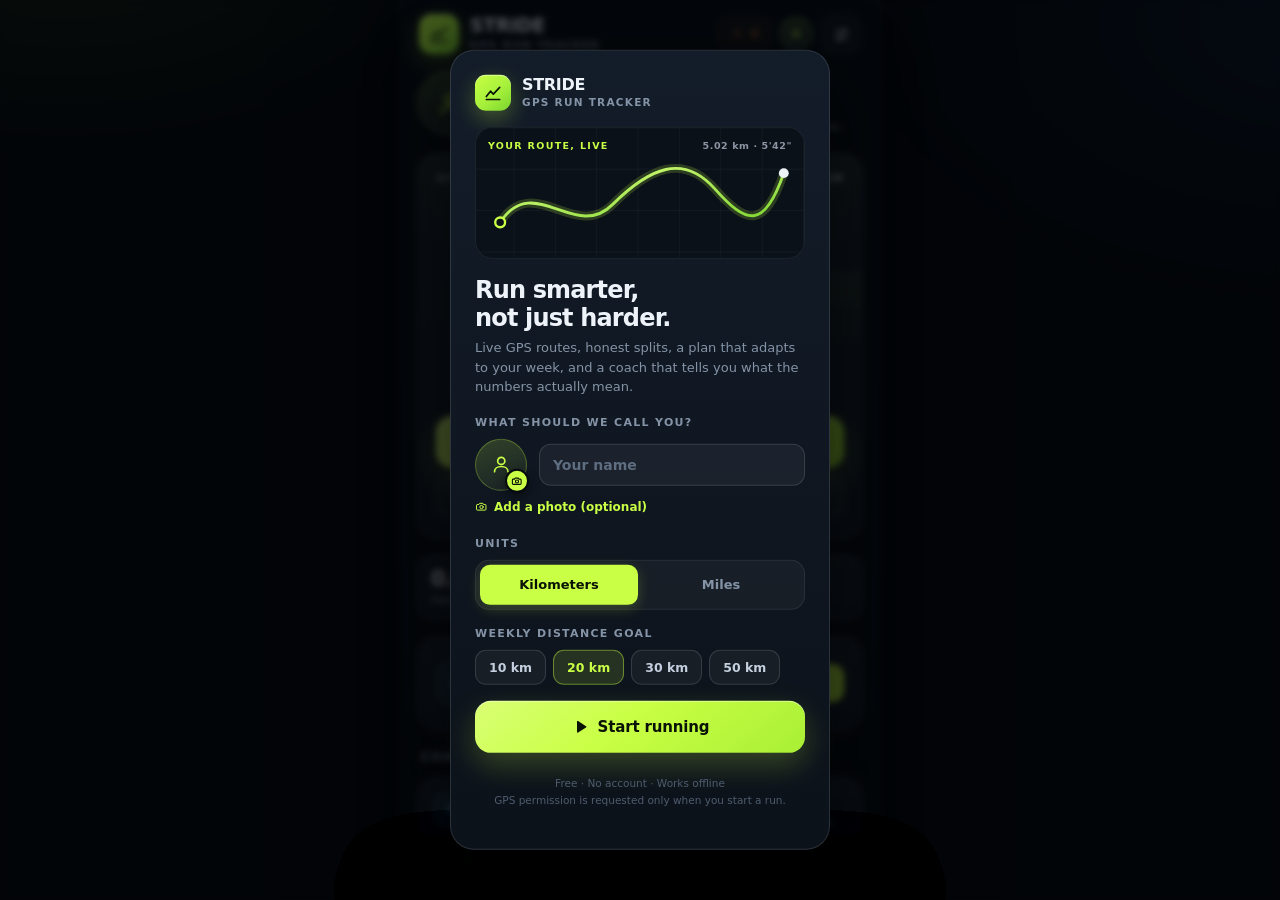
<file: index.html>
<!DOCTYPE html>
<html lang="en">
<head>
  <meta charset="UTF-8">
  <meta name="viewport" content="width=device-width, initial-scale=1, maximum-scale=1, viewport-fit=cover">
  <title>STRIDE — GPS Run Tracker</title>
  <meta name="description" content="STRIDE is a GPS run tracker with live route maps, splits, pace analysis, training plans and a built-in coach. Works offline, no account needed.">
  <meta name="theme-color" content="#06090E">
  <meta name="apple-mobile-web-app-capable" content="yes">
  <meta name="apple-mobile-web-app-status-bar-style" content="black-translucent">
  <meta name="apple-mobile-web-app-title" content="STRIDE">
  <!-- single-file build: no external manifest; install via the hosted version -->
  <link rel="icon" href="[data-uri]" sizes="192x192">
  <link rel="apple-touch-icon" href="[data-uri]">
  <style>
/* ============================================================
   STRIDE — GPS Run Tracker
   Design system: dark "midnight runner" with volt accent
   ============================================================ */

*, *::before, *::after { box-sizing: border-box; }

:root {
  --bg: #06090E;
  --bg-1: #0A0F16;
  --card: #101823;
  --card-2: #141E2B;
  --line: rgba(255, 255, 255, 0.075);
  --line-strong: rgba(255, 255, 255, 0.13);
  --txt: #EEF3FA;
  --txt-2: #C3CFDE;
  --muted: #8493A6;
  --volt: #C9FF44;
  --volt-2: #A6F03B;
  --volt-soft: rgba(201, 255, 68, 0.13);
  --orange: #FF8A4C;
  --blue: #63C8FF;
  --pink: #FF6B9A;
  --red: #FF6169;
  --r-lg: 22px;
  --r-md: 16px;
  --r-sm: 12px;
  --safe-b: env(safe-area-inset-bottom, 0px);
  --safe-t: env(safe-area-inset-top, 0px);
  --shadow: 0 18px 44px rgba(0, 0, 0, 0.45);
  --font: "Inter", -apple-system, BlinkMacSystemFont, "Segoe UI", Roboto, "Helvetica Neue", system-ui, sans-serif;
}

html, body { height: 100%; }

body {
  margin: 0;
  background: #04060A;
  color: var(--txt);
  font-family: var(--font);
  font-size: 15px;
  line-height: 1.45;
  -webkit-font-smoothing: antialiased;
  -moz-osx-font-smoothing: grayscale;
  overflow: hidden;
  overscroll-behavior: none;
}

body::before {
  content: "";
  position: fixed;
  inset: -20%;
  background:
    radial-gradient(38% 30% at 18% 8%, rgba(201, 255, 68, 0.10), transparent 65%),
    radial-gradient(42% 36% at 88% 16%, rgba(74, 144, 255, 0.11), transparent 62%),
    radial-gradient(50% 40% at 50% 105%, rgba(255, 122, 69, 0.07), transparent 65%);
  pointer-events: none;
  z-index: 0;
}

button, input, select { font-family: inherit; color: inherit; }
button { cursor: pointer; border: 0; background: none; padding: 0; -webkit-tap-highlight-color: transparent; }
input, select { outline: none; }
svg { display: block; }

/* ---------- App shell ---------- */

#app {
  position: relative;
  z-index: 1;
  max-width: 480px;
  height: 100dvh;
  margin: 0 auto;
  display: flex;
  flex-direction: column;
  overflow: hidden;
  background: linear-gradient(180deg, #080D14 0%, #070B11 38%, #05080D 100%);
}

@media (min-width: 560px) {
  #app {
    border-left: 1px solid rgba(255, 255, 255, 0.05);
    border-right: 1px solid rgba(255, 255, 255, 0.05);
    box-shadow: 0 0 90px rgba(0, 0, 0, 0.7);
  }
}

/* ---------- Top bar ---------- */

.topbar {
  flex: 0 0 auto;
  display: flex;
  align-items: center;
  justify-content: space-between;
  gap: 12px;
  padding: calc(14px + var(--safe-t)) 18px 10px;
  transition: opacity 0.25s ease, transform 0.25s ease;
}

.brand { display: flex; align-items: center; gap: 11px; min-width: 0; }

.brand-mark {
  width: 40px; height: 40px;
  border-radius: 13px;
  display: grid; place-items: center;
  background: linear-gradient(140deg, var(--volt) 0%, var(--volt-2) 55%, #7BD52F 100%);
  color: #08110A;
  box-shadow: 0 8px 22px rgba(201, 255, 68, 0.28), inset 0 1px 0 rgba(255, 255, 255, 0.55);
  flex: 0 0 auto;
}

.brand-name {
  font-size: 19px;
  font-weight: 800;
  letter-spacing: -0.02em;
  line-height: 1.1;
}

.brand-sub {
  font-size: 10.5px;
  letter-spacing: 0.12em;
  text-transform: uppercase;
  color: var(--muted);
  font-weight: 600;
  margin-top: 2px;
}

.top-actions { display: flex; align-items: center; gap: 8px; }

.chip-streak {
  display: flex; align-items: center; gap: 5px;
  height: 34px; padding: 0 11px;
  border-radius: 11px;
  background: rgba(255, 138, 76, 0.10);
  border: 1px solid rgba(255, 138, 76, 0.22);
  color: var(--orange);
  font-size: 13px;
  font-weight: 700;
  font-variant-numeric: tabular-nums;
}

.chip-streak svg { width: 15px; height: 15px; }
.chip-streak.zero { opacity: 0.55; }

.icon-btn {
  width: 40px; height: 40px;
  display: grid; place-items: center;
  border-radius: 13px;
  color: var(--txt-2);
  background: rgba(255, 255, 255, 0.045);
  border: 1px solid var(--line);
  transition: background 0.18s ease, transform 0.1s ease;
}
.icon-btn:active { transform: scale(0.94); background: rgba(255, 255, 255, 0.09); }
.icon-btn svg { width: 19px; height: 19px; }

/* ---------- Main / screens ---------- */

#main {
  flex: 1 1 auto;
  overflow-y: auto;
  overflow-x: hidden;
  padding: 4px 16px 28px;
  scrollbar-width: none;
  -webkit-overflow-scrolling: touch;
  overscroll-behavior: contain;
}
#main::-webkit-scrollbar { display: none; }

.screen { display: none; padding-bottom: 8px; }
.screen.active { display: block; animation: screenIn 0.32s cubic-bezier(0.22, 0.61, 0.36, 1); }

@keyframes screenIn {
  from { opacity: 0; transform: translateY(10px); }
  to { opacity: 1; transform: none; }
}

.screen-head { padding: 8px 2px 14px; }
.screen-title {
  font-size: 26px;
  font-weight: 800;
  letter-spacing: -0.03em;
  line-height: 1.15;
  margin: 0;
}
.screen-sub { margin: 4px 0 0; color: var(--muted); font-size: 13.5px; }

/* ---------- Tab bar ---------- */

.tabbar {
  flex: 0 0 auto;
  display: grid;
  grid-template-columns: repeat(4, 1fr);
  gap: 2px;
  padding: 8px 10px calc(8px + var(--safe-b));
  background: rgba(8, 12, 18, 0.86);
  backdrop-filter: blur(18px);
  -webkit-backdrop-filter: blur(18px);
  border-top: 1px solid var(--line);
  transition: transform 0.28s ease, opacity 0.2s ease;
}

.tab {
  display: flex;
  flex-direction: column;
  align-items: center;
  gap: 3px;
  padding: 7px 0 5px;
  border-radius: 13px;
  color: #67768A;
  font-size: 10px;
  font-weight: 600;
  letter-spacing: 0.045em;
  text-transform: uppercase;
  transition: color 0.18s ease, background 0.18s ease;
}
.tab svg { width: 21px; height: 21px; stroke-width: 1.9; }
.tab.active { color: var(--volt); background: rgba(201, 255, 68, 0.07); }
.tab:active { transform: scale(0.95); }

/* ---------- Generic UI ---------- */

.card {
  background: linear-gradient(180deg, rgba(255, 255, 255, 0.045), rgba(255, 255, 255, 0.012)), var(--card);
  border: 1px solid var(--line);
  border-radius: var(--r-lg);
  padding: 18px;
  position: relative;
}

.card + .card, .card + .section, .section + .card, .section + .section { margin-top: 14px; }

.section { margin-top: 18px; }
.section-head {
  display: flex; align-items: center; justify-content: space-between;
  gap: 10px; padding: 0 4px 10px;
}
.section-title {
  font-size: 12px;
  font-weight: 700;
  letter-spacing: 0.13em;
  text-transform: uppercase;
  color: var(--muted);
  margin: 0;
}

.micro {
  font-size: 10.5px;
  font-weight: 700;
  letter-spacing: 0.12em;
  text-transform: uppercase;
  color: var(--muted);
}
.muted { color: var(--muted); }
.num { font-variant-numeric: tabular-nums; }
.hidden { display: none !important; }

.big-num {
  font-size: 46px;
  font-weight: 800;
  letter-spacing: -0.035em;
  line-height: 1;
}

.btn {
  display: flex;
  align-items: center;
  justify-content: center;
  gap: 9px;
  width: 100%;
  height: 52px;
  border-radius: 16px;
  font-size: 15px;
  font-weight: 700;
  letter-spacing: -0.01em;
  transition: transform 0.1s ease, filter 0.18s ease, background 0.18s ease;
}
.btn:active { transform: scale(0.975); }
.btn svg { width: 18px; height: 18px; }

.btn-primary {
  background: linear-gradient(140deg, #D9FF74 0%, var(--volt) 45%, #A9EF35 100%);
  color: #0A1205;
  box-shadow: 0 12px 30px rgba(201, 255, 68, 0.22), inset 0 1px 0 rgba(255, 255, 255, 0.5);
}
.btn-primary:active { filter: brightness(0.95); }

.btn-ghost {
  background: rgba(255, 255, 255, 0.045);
  border: 1px solid var(--line-strong);
  color: var(--txt);
}
.btn-ghost:active { background: rgba(255, 255, 255, 0.08); }

.btn-danger {
  background: rgba(255, 97, 105, 0.10);
  border: 1px solid rgba(255, 97, 105, 0.26);
  color: #FF8087;
}

.btn-sm { height: 42px; border-radius: 13px; font-size: 13.5px; }

.link-btn {
  color: var(--volt);
  font-weight: 700;
  font-size: 13px;
  display: inline-flex; align-items: center; gap: 4px;
  padding: 4px;
}
.link-btn svg { width: 14px; height: 14px; }

/* ---------- Run tab (idle) ---------- */

.hero-card {
  overflow: hidden;
  padding: 18px 18px 20px;
  background:
    radial-gradient(120% 90% at 50% -20%, rgba(201, 255, 68, 0.14), transparent 62%),
    linear-gradient(180deg, rgba(255, 255, 255, 0.05), rgba(255, 255, 255, 0.012)),
    var(--card);
}
.hero-card::after {
  content: "";
  position: absolute;
  width: 240px; height: 240px;
  right: -110px; top: -120px;
  border-radius: 50%;
  border: 1px solid rgba(201, 255, 68, 0.10);
  box-shadow: 0 0 0 34px rgba(201, 255, 68, 0.035), 0 0 0 68px rgba(201, 255, 68, 0.02);
  pointer-events: none;
}

.hero-top { display: flex; align-items: center; justify-content: space-between; position: relative; z-index: 1; }

.ring-wrap {
  position: relative;
  width: 196px;
  height: 196px;
  margin: 18px auto 16px;
  display: grid;
  place-items: center;
}
.ring-wrap svg { width: 196px; height: 196px; transform: rotate(-90deg); }
.ring-track { fill: none; stroke: rgba(255, 255, 255, 0.07); stroke-width: 11; }
.ring-arc {
  fill: none;
  stroke: url(#ringGrad);
  stroke-width: 11;
  stroke-linecap: round;
  transition: stroke-dashoffset 0.9s cubic-bezier(0.22, 0.61, 0.36, 1);
  filter: drop-shadow(0 0 9px rgba(201, 255, 68, 0.45));
}
.ring-center {
  position: absolute;
  inset: 0;
  display: flex;
  flex-direction: column;
  align-items: center;
  justify-content: center;
  gap: 3px;
  text-align: center;
}
.ring-center .unit { font-size: 11px; font-weight: 700; letter-spacing: 0.1em; text-transform: uppercase; color: var(--muted); }
.ring-center .big-num { font-size: 46px; }

.start-cta { display: flex; flex-direction: column; gap: 9px; position: relative; z-index: 1; }

.quick-grid {
  display: grid;
  grid-template-columns: repeat(3, 1fr);
  gap: 10px;
  margin-top: 14px;
}
.stat-tile {
  background: linear-gradient(180deg, rgba(255, 255, 255, 0.04), rgba(255, 255, 255, 0.01)), var(--card);
  border: 1px solid var(--line);
  border-radius: var(--r-md);
  padding: 13px 13px 12px;
  min-width: 0;
}
.stat-tile .val {
  font-size: 21px;
  font-weight: 800;
  letter-spacing: -0.03em;
  line-height: 1.1;
  white-space: nowrap;
  overflow: hidden;
  text-overflow: ellipsis;
}
.stat-tile .val small { font-size: 11px; font-weight: 700; color: var(--muted); letter-spacing: 0; margin-left: 2px; }
.stat-tile .lab { margin-top: 3px; font-size: 9.5px; letter-spacing: 0.11em; text-transform: uppercase; color: var(--muted); font-weight: 600; }
.stat-tile .val .accent { color: var(--volt); }

.today-card { display: flex; align-items: center; gap: 14px; }
.today-icon {
  width: 48px; height: 48px; flex: 0 0 auto;
  border-radius: 15px;
  display: grid; place-items: center;
  background: var(--volt-soft);
  border: 1px solid rgba(201, 255, 68, 0.22);
  color: var(--volt);
}
.today-icon svg { width: 22px; height: 22px; }
.today-body { flex: 1 1 auto; min-width: 0; }
.today-kicker { font-size: 10px; letter-spacing: 0.12em; text-transform: uppercase; color: var(--muted); font-weight: 700; }
.today-title { font-size: 16px; font-weight: 700; letter-spacing: -0.015em; margin-top: 1px; }
.today-meta { font-size: 12.5px; color: var(--muted); margin-top: 1px; }
.today-go {
  flex: 0 0 auto;
  height: 38px;
  padding: 0 15px;
  border-radius: 12px;
  background: var(--volt);
  color: #0A1205;
  font-weight: 800;
  font-size: 13px;
  display: flex; align-items: center; gap: 6px;
}
.today-go svg { width: 15px; height: 15px; }
.today-go:active { transform: scale(0.95); }

.insight-card {
  display: flex;
  gap: 12px;
  align-items: flex-start;
  padding: 15px 16px;
}
.insight-ico {
  width: 34px; height: 34px; flex: 0 0 auto;
  border-radius: 11px;
  display: grid; place-items: center;
  background: rgba(99, 200, 255, 0.11);
  color: var(--blue);
  border: 1px solid rgba(99, 200, 255, 0.2);
}
.insight-ico svg { width: 17px; height: 17px; }
.insight-body { min-width: 0; }
.insight-title { font-size: 13.5px; font-weight: 700; letter-spacing: -0.01em; }
.insight-text { font-size: 12.5px; color: var(--muted); margin-top: 1px; }

/* ---------- Live run ---------- */

.is-running .topbar { display: none; }
.is-running #main { padding: 0; overflow: hidden; }
.is-running .tabbar { transform: translateY(110%); opacity: 0; pointer-events: none; position: absolute; bottom: 0; left: 0; right: 0; }

#screen-live { height: 100%; }
#screen-live.active { display: block; }
.run-live {
  height: 100dvh;
  display: flex;
  flex-direction: column;
  background: radial-gradient(120% 60% at 50% 0%, rgba(201, 255, 68, 0.07), transparent 60%), #070B11;
  animation: screenIn 0.3s ease;
}

.live-head {
  flex: 0 0 auto;
  display: flex;
  align-items: center;
  gap: 8px;
  padding: calc(12px + var(--safe-t)) 16px 8px;
}
.live-dot {
  width: 8px; height: 8px; border-radius: 50%;
  background: var(--volt);
  box-shadow: 0 0 0 0 rgba(201, 255, 68, 0.55);
  animation: livePulse 1.8s ease-out infinite;
}
@keyframes livePulse {
  0% { box-shadow: 0 0 0 0 rgba(201, 255, 68, 0.5); }
  70% { box-shadow: 0 0 0 9px rgba(201, 255, 68, 0); }
  100% { box-shadow: 0 0 0 0 rgba(201, 255, 68, 0); }
}
.live-label { font-size: 11px; font-weight: 800; letter-spacing: 0.16em; text-transform: uppercase; color: var(--volt); }
.live-head .spacer { flex: 1; }

.badge {
  font-size: 10px;
  font-weight: 800;
  letter-spacing: 0.1em;
  text-transform: uppercase;
  padding: 5px 9px;
  border-radius: 8px;
  white-space: nowrap;
}
.badge-demo { background: rgba(255, 138, 76, 0.14); color: var(--orange); border: 1px solid rgba(255, 138, 76, 0.28); }
.badge-gps { background: rgba(201, 255, 68, 0.1); color: var(--volt); border: 1px solid rgba(201, 255, 68, 0.22); }
.badge-gps.warn { background: rgba(255, 138, 76, 0.1); color: var(--orange); border-color: rgba(255, 138, 76, 0.25); }

.map-wrap {
  position: relative;
  flex: 1 1 auto;
  min-height: 170px;
  margin: 4px 14px 0;
  border-radius: 20px;
  overflow: hidden;
  border: 1px solid var(--line);
  background: #0A1017;
}
.map-wrap canvas { width: 100%; height: 100%; display: block; }
.map-scale {
  position: absolute;
  right: 12px; bottom: 12px;
  font-size: 10px;
  font-weight: 700;
  letter-spacing: 0.06em;
  color: var(--txt-2);
  background: rgba(8, 12, 18, 0.72);
  border: 1px solid var(--line);
  border-radius: 7px;
  padding: 4px 7px;
  backdrop-filter: blur(6px);
}

.live-panel { flex: 0 0 auto; padding: 14px 18px 0; }
.live-main {
  display: flex;
  align-items: flex-end;
  justify-content: center;
  gap: 8px;
}
.live-dist {
  font-size: 74px;
  font-weight: 800;
  letter-spacing: -0.05em;
  line-height: 0.92;
  background: linear-gradient(180deg, #FFFFFF 30%, #C7D4E4 100%);
  -webkit-background-clip: text;
  background-clip: text;
  color: transparent;
}
.live-unit { font-size: 13px; font-weight: 800; letter-spacing: 0.1em; color: var(--muted); padding-bottom: 9px; }

.live-substats {
  display: grid;
  grid-template-columns: 1fr 1fr;
  gap: 10px;
  margin-top: 12px;
}
.live-substat {
  background: rgba(255, 255, 255, 0.035);
  border: 1px solid var(--line);
  border-radius: var(--r-md);
  padding: 11px 4px 10px;
  text-align: center;
}
.live-substat .v { font-size: 24px; font-weight: 800; letter-spacing: -0.03em; }
.live-substat .l { font-size: 9.5px; letter-spacing: 0.12em; text-transform: uppercase; color: var(--muted); font-weight: 700; margin-top: 2px; }

.live-extras {
  display: flex;
  align-items: center;
  justify-content: center;
  gap: 18px;
  margin-top: 9px;
  font-size: 12px;
  color: var(--muted);
  font-variant-numeric: tabular-nums;
}
.live-extras b { color: var(--txt-2); font-weight: 700; }

.speed-switch {
  display: flex;
  gap: 2px;
  padding: 2px;
  border-radius: 9px;
  background: rgba(255, 255, 255, 0.05);
  border: 1px solid var(--line);
}
.speed-switch button {
  font-size: 10px;
  font-weight: 800;
  letter-spacing: 0.03em;
  color: var(--muted);
  padding: 3px 7px;
  border-radius: 7px;
}
.speed-switch button.on { background: var(--orange); color: #170A03; }

.last-split {
  text-align: center;
  font-size: 11px;
  font-weight: 700;
  color: var(--volt);
  margin-top: 10px;
  letter-spacing: 0.01em;
}

.next-cue {
  text-align: center;
  font-size: 11.5px;
  color: var(--muted);
  margin-top: 9px;
  min-height: 16px;
}

.live-controls {
  flex: 0 0 auto;
  display: grid;
  grid-template-columns: 1fr 1.35fr;
  gap: 10px;
  padding: 12px 18px calc(18px + var(--safe-b));
}
.ctrl {
  height: 62px;
  border-radius: 19px;
  display: flex;
  flex-direction: column;
  align-items: center;
  justify-content: center;
  gap: 2px;
  font-size: 12px;
  font-weight: 800;
  letter-spacing: 0.04em;
  text-transform: uppercase;
}
.ctrl svg { width: 20px; height: 20px; }
.ctrl:active { transform: scale(0.97); }
.ctrl-pause { background: rgba(255, 255, 255, 0.06); border: 1px solid var(--line-strong); color: var(--txt); }
.ctrl-resume { background: var(--volt); color: #0A1205; box-shadow: 0 10px 26px rgba(201, 255, 68, 0.22); }
.ctrl-finish { background: linear-gradient(140deg, #FF8A5C, #FF5C61); color: #1A0508; box-shadow: 0 10px 26px rgba(255, 97, 105, 0.22); }

.paused-veil {
  position: fixed;
  inset: 0;
  z-index: 40;
  background: rgba(4, 7, 11, 0.78);
  backdrop-filter: blur(4px);
  display: grid;
  place-items: center;
  text-align: center;
  padding: 30px;
}
.paused-veil .pt { font-size: 26px; font-weight: 800; letter-spacing: -0.02em; }
.paused-veil .ps { color: var(--muted); font-size: 13px; margin-top: 4px; }

/* ---------- History ---------- */

.month-label {
  font-size: 11px;
  font-weight: 700;
  letter-spacing: 0.13em;
  text-transform: uppercase;
  color: var(--muted);
  padding: 16px 4px 8px;
}

.run-item {
  display: flex;
  align-items: center;
  gap: 13px;
  padding: 12px;
  border-radius: var(--r-md);
  background: linear-gradient(180deg, rgba(255, 255, 255, 0.035), rgba(255, 255, 255, 0.008)), var(--card);
  border: 1px solid var(--line);
  transition: background 0.16s ease, transform 0.1s ease;
  width: 100%;
  text-align: left;
}
.run-item + .run-item { margin-top: 9px; }
.run-item:active { transform: scale(0.99); background: var(--card-2); }

.run-thumb {
  width: 58px; height: 58px;
  flex: 0 0 auto;
  border-radius: 13px;
  overflow: hidden;
  background: #0A1119;
  border: 1px solid var(--line);
}
.run-thumb svg { width: 100%; height: 100%; }
.run-mid { flex: 1 1 auto; min-width: 0; }
.run-title { font-size: 14.5px; font-weight: 700; letter-spacing: -0.01em; white-space: nowrap; overflow: hidden; text-overflow: ellipsis; }
.run-meta { font-size: 11.5px; color: var(--muted); margin-top: 2px; white-space: nowrap; overflow: hidden; text-overflow: ellipsis; }
.run-right { flex: 0 0 auto; text-align: right; }
.run-right .d { font-size: 17px; font-weight: 800; letter-spacing: -0.02em; }
.run-right .d small { font-size: 10px; font-weight: 700; color: var(--muted); margin-left: 1px; }
.run-right .p { font-size: 11px; color: var(--muted); margin-top: 1px; }

.summary-strip {
  display: grid;
  grid-template-columns: repeat(3, 1fr);
  gap: 10px;
}

/* ---------- Stats ---------- */

.goal-card { display: flex; align-items: center; gap: 16px; }
.goal-ring-sm { width: 92px; height: 92px; position: relative; flex: 0 0 auto; display: grid; place-items: center; }
.goal-ring-sm svg { width: 92px; height: 92px; transform: rotate(-90deg); position: absolute; inset: 0; }
.goal-ring-sm .ring-track { stroke-width: 8; }
.goal-ring-sm .ring-arc { stroke-width: 8; }
.goal-ring-sm .pct { font-size: 19px; font-weight: 800; letter-spacing: -0.03em; }
.goal-info { flex: 1 1 auto; min-width: 0; }
.goal-info .gt { font-size: 16px; font-weight: 700; letter-spacing: -0.015em; }
.goal-info .gs { font-size: 12.5px; color: var(--muted); margin-top: 2px; }
.goal-info .gs b { color: var(--txt-2); }

.chart-card { padding: 16px 14px 10px; }
.chart-head { display: flex; align-items: baseline; justify-content: space-between; padding: 0 4px 6px; }
.chart-title { font-size: 13px; font-weight: 700; letter-spacing: -0.01em; }
.chart-sub { font-size: 11px; color: var(--muted); }
.chart-box { position: relative; height: 168px; }
.chart-box canvas { width: 100%; height: 100%; display: block; }

.pb-grid { display: grid; grid-template-columns: 1fr 1fr; gap: 10px; }
.pb-card {
  background: linear-gradient(180deg, rgba(255, 255, 255, 0.04), rgba(255, 255, 255, 0.01)), var(--card);
  border: 1px solid var(--line);
  border-radius: var(--r-md);
  padding: 14px;
}
.pb-ico { width: 30px; height: 30px; border-radius: 9px; display: grid; place-items: center; margin-bottom: 9px; }
.pb-ico svg { width: 15px; height: 15px; }
.pb-val { font-size: 19px; font-weight: 800; letter-spacing: -0.03em; white-space: nowrap; }
.pb-val small { font-size: 10.5px; font-weight: 700; color: var(--muted); margin-left: 2px; letter-spacing: 0; }
.pb-lab { font-size: 10px; letter-spacing: 0.1em; text-transform: uppercase; color: var(--muted); font-weight: 600; margin-top: 3px; }
.pb-date { font-size: 10px; color: #5F6E82; margin-top: 4px; }

.insights-list { display: flex; flex-direction: column; gap: 9px; }

/* ---------- Plan ---------- */

.plan-hero {
  background:
    radial-gradient(110% 110% at 0% 0%, rgba(99, 200, 255, 0.13), transparent 55%),
    linear-gradient(180deg, rgba(255, 255, 255, 0.05), rgba(255, 255, 255, 0.012)),
    var(--card);
  overflow: hidden;
}
.plan-race { display: flex; align-items: center; gap: 12px; }
.plan-badge {
  width: 52px; height: 52px;
  border-radius: 16px;
  display: grid; place-items: center;
  background: rgba(99, 200, 255, 0.12);
  border: 1px solid rgba(99, 200, 255, 0.24);
  color: var(--blue);
  font-size: 13px;
  font-weight: 800;
  letter-spacing: -0.02em;
  flex: 0 0 auto;
}
.plan-race-t { font-size: 17px; font-weight: 800; letter-spacing: -0.02em; }
.plan-race-s { font-size: 12.5px; color: var(--muted); margin-top: 1px; }

.progress-bar {
  height: 7px;
  border-radius: 99px;
  background: rgba(255, 255, 255, 0.07);
  overflow: hidden;
  margin-top: 14px;
}
.progress-fill {
  height: 100%;
  border-radius: 99px;
  background: linear-gradient(90deg, var(--volt-2), var(--volt));
  transition: width 0.6s cubic-bezier(0.22, 0.61, 0.36, 1);
}
.plan-progress-meta { display: flex; justify-content: space-between; margin-top: 7px; font-size: 11px; color: var(--muted); }

.week-card { padding: 15px 16px; }
.week-card.current { border-color: rgba(201, 255, 68, 0.28); box-shadow: 0 0 0 1px rgba(201, 255, 68, 0.08), 0 12px 30px rgba(0, 0, 0, 0.3); }
.week-head { display: flex; align-items: center; justify-content: space-between; gap: 10px; margin-bottom: 10px; }
.week-name { font-size: 14px; font-weight: 800; letter-spacing: -0.01em; }
.week-tag { font-size: 10px; font-weight: 800; letter-spacing: 0.09em; text-transform: uppercase; color: var(--blue); background: rgba(99, 200, 255, 0.1); padding: 3px 7px; border-radius: 6px; }
.week-tag.taper { color: var(--orange); background: rgba(255, 138, 76, 0.1); }
.week-tag.race { color: var(--volt); background: var(--volt-soft); }
.week-tag.now { color: #0A1205; background: var(--volt); }

.workout-row {
  display: flex;
  align-items: center;
  gap: 11px;
  padding: 9px 2px;
  border-top: 1px solid rgba(255, 255, 255, 0.05);
}
.workout-row:first-of-type { border-top: 0; }
.w-check {
  width: 26px; height: 26px;
  flex: 0 0 auto;
  border-radius: 9px;
  border: 1.5px solid var(--line-strong);
  display: grid; place-items: center;
  color: transparent;
  transition: all 0.16s ease;
}
.w-check svg { width: 14px; height: 14px; }
.w-check.done { background: var(--volt); border-color: var(--volt); color: #0A1205; }
.w-check.today { border-color: var(--volt); box-shadow: 0 0 0 3px rgba(201, 255, 68, 0.12); }
.w-body { flex: 1 1 auto; min-width: 0; }
.w-title { font-size: 13.5px; font-weight: 700; letter-spacing: -0.01em; }
.w-title.done { color: var(--muted); text-decoration: line-through; text-decoration-color: rgba(132, 147, 166, 0.5); }
.w-meta { font-size: 11px; color: var(--muted); margin-top: 1px; }
.w-day { font-size: 10px; font-weight: 700; letter-spacing: 0.1em; text-transform: uppercase; color: #5F6E82; flex: 0 0 auto; }
.w-km { font-size: 12px; font-weight: 800; color: var(--txt-2); flex: 0 0 auto; font-variant-numeric: tabular-nums; }

.rest-row { opacity: 0.45; }

/* Plan setup form */
.field { margin-bottom: 16px; }
.field-label { font-size: 11px; font-weight: 700; letter-spacing: 0.12em; text-transform: uppercase; color: var(--muted); margin-bottom: 8px; display: block; }

.segmented {
  display: grid;
  grid-auto-flow: column;
  grid-auto-columns: 1fr;
  gap: 4px;
  padding: 4px;
  border-radius: 14px;
  background: rgba(255, 255, 255, 0.04);
  border: 1px solid var(--line);
}
.segmented button {
  height: 40px;
  border-radius: 10px;
  font-size: 13px;
  font-weight: 700;
  color: var(--muted);
  transition: all 0.16s ease;
  white-space: nowrap;
}
.segmented button.on { background: var(--volt); color: #0A1205; box-shadow: 0 4px 14px rgba(201, 255, 68, 0.2); }
.segmented button:not(.on):active { background: rgba(255, 255, 255, 0.06); }

/* ---------- Sheet / modals ---------- */

.overlay {
  position: fixed;
  inset: 0;
  z-index: 50;
  background: rgba(3, 5, 9, 0.66);
  backdrop-filter: blur(3px);
  -webkit-backdrop-filter: blur(3px);
  opacity: 0;
  pointer-events: none;
  transition: opacity 0.25s ease;
}
.overlay.show { opacity: 1; pointer-events: auto; }

.sheet {
  position: fixed;
  z-index: 60;
  left: 50%;
  bottom: 0;
  width: 100%;
  max-width: 480px;
  max-height: 90dvh;
  transform: translate(-50%, 102%);
  transition: transform 0.34s cubic-bezier(0.22, 0.61, 0.36, 1);
  background: linear-gradient(180deg, #101823 0%, #0B1119 100%);
  border: 1px solid var(--line-strong);
  border-bottom: 0;
  border-radius: 26px 26px 0 0;
  box-shadow: 0 -20px 60px rgba(0, 0, 0, 0.6);
  display: flex;
  flex-direction: column;
  overflow: hidden;
}
.sheet.open { transform: translate(-50%, 0); }

.sheet-grab { padding: 10px 0 4px; display: grid; place-items: center; flex: 0 0 auto; }
.sheet-grab i { width: 38px; height: 4px; border-radius: 99px; background: rgba(255, 255, 255, 0.18); display: block; }
.sheet-body { overflow-y: auto; padding: 6px 18px calc(22px + var(--safe-b)); scrollbar-width: none; }
.sheet-body::-webkit-scrollbar { display: none; }

.sheet-head { display: flex; align-items: flex-start; justify-content: space-between; gap: 12px; padding: 4px 2px 14px; }
.sheet-title { font-size: 21px; font-weight: 800; letter-spacing: -0.025em; line-height: 1.2; }
.sheet-sub { font-size: 12.5px; color: var(--muted); margin-top: 3px; }
.sheet-close {
  width: 34px; height: 34px; flex: 0 0 auto;
  border-radius: 11px;
  display: grid; place-items: center;
  background: rgba(255, 255, 255, 0.05);
  border: 1px solid var(--line);
  color: var(--muted);
}
.sheet-close svg { width: 16px; height: 16px; }

.modal {
  position: fixed;
  z-index: 70;
  left: 50%;
  top: 50%;
  transform: translate(-50%, -46%) scale(0.97);
  width: calc(100% - 40px);
  max-width: 380px;
  border-radius: 24px;
  background: linear-gradient(180deg, #131C29 0%, #0C121A 100%);
  border: 1px solid var(--line-strong);
  box-shadow: 0 30px 80px rgba(0, 0, 0, 0.7);
  padding: 22px;
  opacity: 0;
  pointer-events: none;
  transition: opacity 0.22s ease, transform 0.28s cubic-bezier(0.22, 0.61, 0.36, 1);
}
.modal.open { opacity: 1; pointer-events: auto; transform: translate(-50%, -50%) scale(1); }
.modal-title { font-size: 19px; font-weight: 800; letter-spacing: -0.025em; margin: 0 0 6px; }
.modal-text { font-size: 13.5px; color: var(--muted); line-height: 1.5; margin: 0 0 18px; }
.modal-actions { display: flex; gap: 9px; }
.modal-actions .btn { height: 46px; font-size: 14px; }

/* onboarding */
.onboard-art {
  height: 132px;
  border-radius: 18px;
  overflow: hidden;
  margin-bottom: 18px;
  border: 1px solid var(--line);
  background: #0A1119;
  position: relative;
}
.onboard-art canvas { width: 100%; height: 100%; display: block; }
.onboard-art .oa-label {
  position: absolute; left: 12px; top: 11px;
  font-size: 9.5px; font-weight: 800; letter-spacing: 0.14em; text-transform: uppercase;
  color: var(--volt);
}
.onboard-art .oa-dist {
  position: absolute; right: 12px; top: 11px;
  font-size: 9.5px; font-weight: 700; letter-spacing: 0.06em;
  color: rgba(195, 207, 222, 0.7);
  font-variant-numeric: tabular-nums;
}

/* ---------- Run detail ---------- */

.detail-map {
  height: 212px;
  border-radius: var(--r-md);
  overflow: hidden;
  border: 1px solid var(--line);
  background: #0A1119;
  margin-bottom: 14px;
}
.detail-map canvas { width: 100%; height: 100%; display: block; }

.detail-stats {
  display: grid;
  grid-template-columns: 1fr 1fr;
  gap: 9px;
  margin-bottom: 14px;
}
.dstat {
  background: rgba(255, 255, 255, 0.035);
  border: 1px solid var(--line);
  border-radius: var(--r-sm);
  padding: 11px 13px;
}
.dstat .v { font-size: 19px; font-weight: 800; letter-spacing: -0.02em; }
.dstat .v small { font-size: 10.5px; color: var(--muted); font-weight: 700; margin-left: 2px; }
.dstat .l { font-size: 9.5px; letter-spacing: 0.11em; text-transform: uppercase; color: var(--muted); font-weight: 700; margin-top: 2px; }

.split-row { display: flex; align-items: center; gap: 10px; padding: 5px 0; }
.split-row .si { width: 26px; font-size: 11px; font-weight: 800; color: var(--muted); text-align: right; flex: 0 0 auto; }
.split-row .sbar { flex: 1 1 auto; height: 8px; border-radius: 99px; background: rgba(255, 255, 255, 0.055); overflow: hidden; }
.split-row .sbar i { display: block; height: 100%; border-radius: 99px; background: linear-gradient(90deg, rgba(201, 255, 68, 0.55), var(--volt)); }
.split-row .st { width: 54px; text-align: right; font-size: 11.5px; font-weight: 700; color: var(--txt-2); font-variant-numeric: tabular-nums; flex: 0 0 auto; }
.split-row .sp { width: 58px; text-align: right; font-size: 10.5px; color: var(--muted); font-variant-numeric: tabular-nums; flex: 0 0 auto; }
.splits-legend { font-size: 10px; color: #5F6E82; text-align: right; padding: 2px 2px 8px; letter-spacing: 0.04em; }
.split-row.best .st { color: var(--volt); }

/* settings */
.setting-row {
  display: flex;
  align-items: center;
  gap: 12px;
  padding: 13px 0;
  border-bottom: 1px solid rgba(255, 255, 255, 0.055);
}
.setting-row:last-child { border-bottom: 0; }
.setting-info { flex: 1 1 auto; min-width: 0; }
.setting-name { font-size: 14px; font-weight: 600; }
.setting-desc { font-size: 11.5px; color: var(--muted); margin-top: 1px; }
.setting-control { flex: 0 0 auto; display: flex; align-items: center; gap: 6px; }

.text-input {
  height: 42px;
  border-radius: 12px;
  background: rgba(255, 255, 255, 0.05);
  border: 1px solid var(--line-strong);
  padding: 0 13px;
  color: var(--txt);
  font-size: 14px;
  font-weight: 600;
  width: 100%;
}
.text-input:focus { border-color: rgba(201, 255, 68, 0.5); background: rgba(255, 255, 255, 0.07); }
.text-input::placeholder { color: #5E6D80; }

.stepper { display: flex; align-items: center; gap: 3px; background: rgba(255, 255, 255, 0.05); border: 1px solid var(--line); border-radius: 11px; padding: 3px; }
.stepper button { width: 30px; height: 30px; border-radius: 8px; color: var(--txt-2); font-size: 16px; font-weight: 700; display: grid; place-items: center; }
.stepper button:active { background: rgba(255, 255, 255, 0.1); }
.stepper .val { min-width: 46px; text-align: center; font-size: 13px; font-weight: 800; font-variant-numeric: tabular-nums; }

.switch {
  width: 48px; height: 28px;
  border-radius: 99px;
  background: rgba(255, 255, 255, 0.11);
  border: 1px solid var(--line);
  position: relative;
  transition: background 0.18s ease;
  flex: 0 0 auto;
}
.switch i {
  position: absolute;
  top: 2px; left: 2px;
  width: 22px; height: 22px;
  border-radius: 50%;
  background: #94A3B6;
  transition: transform 0.2s cubic-bezier(0.22, 0.61, 0.36, 1), background 0.18s ease;
}
.switch.on { background: rgba(201, 255, 68, 0.85); }
.switch.on i { transform: translateX(20px); background: #0A1205; }

/* ---------- Onboarding ---------- */

.onboard-modal { padding: 24px; }
.onboard-brand { display: flex; align-items: center; gap: 11px; margin-bottom: 16px; }
.onboard-title { font-size: 24px; font-weight: 800; letter-spacing: -0.035em; line-height: 1.15; margin: 0 0 6px; }
.onboard-sub { font-size: 13px; color: var(--muted); margin: 0 0 18px; line-height: 1.5; }
.chip-row { display: flex; gap: 7px; flex-wrap: wrap; }
.choice-chip {
  padding: 9px 13px;
  border-radius: 11px;
  background: rgba(255, 255, 255, 0.045);
  border: 1px solid var(--line-strong);
  font-size: 12.5px;
  font-weight: 700;
  color: var(--txt-2);
}
.choice-chip.on { background: var(--volt-soft); border-color: rgba(201, 255, 68, 0.42); color: var(--volt); }

/* ---------- Toast ---------- */

.toast {
  position: fixed;
  left: 50%;
  bottom: calc(118px + var(--safe-b));
  transform: translate(-50%, 16px);
  z-index: 90;
  background: #1B2532;
  border: 1px solid var(--line-strong);
  color: var(--txt);
  font-size: 12.5px;
  font-weight: 600;
  padding: 10px 15px;
  border-radius: 12px;
  box-shadow: 0 14px 34px rgba(0, 0, 0, 0.5);
  opacity: 0;
  pointer-events: none;
  transition: opacity 0.22s ease, transform 0.28s cubic-bezier(0.22, 0.61, 0.36, 1);
  max-width: calc(100% - 44px);
  text-align: center;
  white-space: nowrap;
  overflow: hidden;
  text-overflow: ellipsis;
}
.toast.show { opacity: 1; transform: translate(-50%, 0); }

/* ---------- Empty states ---------- */

.empty {
  text-align: center;
  padding: 40px 24px;
}
.empty-art {
  width: 84px; height: 84px;
  margin: 0 auto 16px;
  border-radius: 26px;
  display: grid; place-items: center;
  background: radial-gradient(80% 80% at 50% 20%, rgba(201, 255, 68, 0.16), rgba(201, 255, 68, 0.03));
  border: 1px solid rgba(201, 255, 68, 0.16);
  color: var(--volt);
}
.empty-art svg { width: 36px; height: 36px; }
.empty-title { font-size: 17px; font-weight: 800; letter-spacing: -0.02em; margin: 0 0 5px; }
.empty-text { font-size: 13px; color: var(--muted); margin: 0 auto 18px; max-width: 260px; line-height: 1.5; }

/* ---------- Misc ---------- */

.row-between { display: flex; align-items: center; justify-content: space-between; gap: 10px; }
.gap-8 { gap: 8px; }
.mt-10 { margin-top: 10px; }
.mt-14 { margin-top: 14px; }
.center { text-align: center; }
.footer-note {
  text-align: center;
  font-size: 10.5px;
  color: #4E5C6E;
  padding: 22px 10px 6px;
  line-height: 1.6;
}
.footer-note b { color: #6A7A8F; font-weight: 700; }

@media (max-height: 700px) {
  .ring-wrap { width: 168px; height: 168px; margin: 10px auto 12px; }
  .ring-wrap svg { width: 168px; height: 168px; }
  .ring-center .big-num { font-size: 40px; }
  .live-dist { font-size: 60px; }
  .live-controls .ctrl { height: 56px; }
}

@media (prefers-reduced-motion: reduce) {
  *, *::before, *::after { animation-duration: 0.01ms !important; transition-duration: 0.01ms !important; }
}


/* ---------- live view additions ---------- */
.live-target {
  margin: 8px 16px 0;
  font-size: 11.5px;
  font-weight: 700;
  color: var(--volt);
  background: rgba(201, 255, 68, 0.09);
  border: 1px solid rgba(201, 255, 68, 0.2);
  padding: 7px 11px;
  border-radius: 10px;
  text-align: center;
  letter-spacing: 0.01em;
}

.rot180 { transform: rotate(180deg); transition: transform 0.2s ease; }

.paused-veil .inner { text-align: center; max-width: 320px; }
.paused-veil {
  position: fixed;
  inset: 0;
  z-index: 45;
  background: rgba(4, 7, 11, 0.82);
  backdrop-filter: blur(5px);
  -webkit-backdrop-filter: blur(5px);
  display: flex;
  align-items: center;
  justify-content: center;
  padding: 30px;
}

/* ============================================================
   v1.1 additions — sunlight theme, tags, safety, storage, a11y
   ============================================================ */

.sr-only {
  position: absolute; width: 1px; height: 1px;
  padding: 0; margin: -1px; overflow: hidden;
  clip: rect(0, 0, 0, 0); white-space: nowrap; border: 0;
}

:focus-visible {
  outline: 2px solid var(--volt);
  outline-offset: 2px;
  border-radius: 8px;
}

/* ---------- tags on run rows ---------- */
.tag {
  display: inline-block;
  font-size: 8.5px;
  font-weight: 800;
  letter-spacing: 0.09em;
  text-transform: uppercase;
  padding: 2px 6px;
  border-radius: 5px;
  margin-left: 6px;
  vertical-align: 1px;
}
.tag-demo { background: rgba(255, 138, 76, 0.16); color: var(--orange); }
.tag-sample { background: rgba(99, 200, 255, 0.16); color: var(--blue); }
.tag-manual { background: rgba(255, 255, 255, 0.1); color: var(--txt-2); }

/* ---------- inline note banner ---------- */
.note-banner {
  margin-top: 12px;
  padding: 12px 14px;
  border-radius: 14px;
  font-size: 12.5px;
  line-height: 1.5;
  color: var(--txt-2);
  background: rgba(99, 200, 255, 0.08);
  border: 1px solid rgba(99, 200, 255, 0.22);
}
.note-banner.warn {
  background: rgba(255, 138, 76, 0.09);
  border-color: rgba(255, 138, 76, 0.25);
}
.note-banner b { color: var(--txt); }

/* ---------- safety sheet ---------- */
.safety-grid {
  display: grid;
  grid-template-columns: 1fr 1fr;
  gap: 10px;
}
.safety-btn {
  display: flex;
  flex-direction: column;
  align-items: flex-start;
  gap: 3px;
  padding: 14px;
  border-radius: 16px;
  background: linear-gradient(180deg, rgba(255,255,255,.045), rgba(255,255,255,.012)), var(--card);
  border: 1px solid var(--line);
  text-align: left;
}
.safety-btn:active { transform: scale(0.98); }
.safety-btn.danger { border-color: rgba(255, 97, 105, 0.25); }
.sb-ico {
  width: 32px; height: 32px; border-radius: 10px;
  display: grid; place-items: center; margin-bottom: 5px;
}
.sb-ico svg { width: 16px; height: 16px; }
.sb-t { font-size: 13px; font-weight: 700; letter-spacing: -0.01em; }
.sb-s { font-size: 10.5px; color: var(--muted); }

/* ---------- storage meter ---------- */
.storage-meter { padding-top: 4px; }

/* ---------- manual run placeholder ---------- */
.detail-map.no-route {
  display: grid;
  place-items: center;
  height: 140px;
}
.detail-map.no-route > div {
  display: flex; flex-direction: column; align-items: center; gap: 8px;
  color: var(--muted); font-size: 12px; font-weight: 600;
}
.detail-map.no-route svg { width: 26px; height: 26px; opacity: 0.6; }

/* ---------- live screen: safety button + background note ---------- */
.live-share {
  height: 30px;
  padding: 0 11px;
  border-radius: 9px;
  font-size: 10.5px;
  font-weight: 800;
  letter-spacing: 0.08em;
  text-transform: uppercase;
  color: var(--txt-2);
  background: rgba(255, 255, 255, 0.07);
  border: 1px solid var(--line);
}
.live-share:active { transform: scale(0.95); }

.bg-note {
  margin: 8px 14px 0;
  padding: 9px 12px;
  border-radius: 11px;
  font-size: 11px;
  line-height: 1.45;
  color: #FFC9A3;
  background: rgba(255, 138, 76, 0.12);
  border: 1px solid rgba(255, 138, 76, 0.28);
  display: flex;
  align-items: center;
  gap: 8px;
}
.bg-note b { color: #FFD9BE; }
.bg-note button {
  margin-left: auto;
  color: #FFC9A3;
  font-size: 15px;
  line-height: 1;
  padding: 2px 4px;
  flex: 0 0 auto;
}

.live-dot.paused {
  background: var(--orange);
  animation: none;
  box-shadow: 0 0 0 4px rgba(255, 138, 76, 0.18);
}

/* ============================================================
   SUNLIGHT (LIGHT) THEME
   The live run screen deliberately stays dark — high contrast is
   better for the map and it saves battery on OLED. Everything
   else flips so the phone is readable in direct sun.
   ============================================================ */

[data-theme="light"] {
  --bg: #F4F6FA;
  --bg-1: #EDF1F7;
  --card: #FFFFFF;
  --card-2: #F7F9FC;
  --line: rgba(15, 23, 42, 0.09);
  --line-strong: rgba(15, 23, 42, 0.16);
  --txt: #0B1220;
  --txt-2: #334155;
  --muted: #64748B;
  --volt: #4D7C0F;
  --volt-2: #3F6212;
  --volt-soft: rgba(77, 124, 15, 0.10);
  --orange: #C2410C;
  --blue: #0369A1;
  --pink: #BE185D;
  --red: #B91C1C;
  --shadow: 0 12px 30px rgba(15, 23, 42, 0.10);
}

[data-theme="light"] body { background: #E7EDF5; color: var(--txt); }
[data-theme="light"] body::before { opacity: 0.5; }

[data-theme="light"] #app {
  background: linear-gradient(180deg, #FAFBFD 0%, #F4F6FA 40%, #EEF2F8 100%);
  box-shadow: 0 0 60px rgba(15, 23, 42, 0.08);
}

[data-theme="light"] .brand-mark {
  background: linear-gradient(140deg, #84CC16 0%, #65A30D 55%, #4D7C0F 100%);
  color: #FFFFFF;
  box-shadow: 0 6px 16px rgba(77, 124, 15, 0.25), inset 0 1px 0 rgba(255, 255, 255, 0.4);
}

[data-theme="light"] .chip-streak {
  background: rgba(194, 65, 12, 0.08);
  border-color: rgba(194, 65, 12, 0.18);
}

[data-theme="light"] .card,
[data-theme="light"] .stat-tile,
[data-theme="light"] .run-item,
[data-theme="light"] .week-card,
[data-theme="light"] .pb-card,
[data-theme="light"] .live-substat,
[data-theme="light"] .safety-btn {
  background: #FFFFFF;
  border-color: rgba(15, 23, 42, 0.09);
  box-shadow: 0 1px 2px rgba(15, 23, 42, 0.04);
}

[data-theme="light"] .icon-btn,
[data-theme="light"] .segmented,
[data-theme="light"] .stepper,
[data-theme="light"] .speed-switch,
[data-theme="light"] .text-input,
[data-theme="light"] .choice-chip {
  background: rgba(15, 23, 42, 0.04);
  border-color: rgba(15, 23, 42, 0.10);
  color: var(--txt);
}

[data-theme="light"] .text-input::placeholder { color: #94A3B8; }

[data-theme="light"] .tabbar {
  background: rgba(255, 255, 255, 0.92);
  border-top-color: rgba(15, 23, 42, 0.08);
}
[data-theme="light"] .tab { color: #64748B; }
[data-theme="light"] .tab.active { color: #3F6212; background: rgba(77, 124, 15, 0.09); }

[data-theme="light"] .sheet {
  background: linear-gradient(180deg, #FFFFFF 0%, #F7F9FC 100%);
  border-color: rgba(15, 23, 42, 0.10);
  box-shadow: 0 -16px 50px rgba(15, 23, 42, 0.18);
}
[data-theme="light"] .modal {
  background: linear-gradient(180deg, #FFFFFF 0%, #F7F9FC 100%);
  border-color: rgba(15, 23, 42, 0.10);
  box-shadow: 0 24px 60px rgba(15, 23, 42, 0.20);
}
[data-theme="light"] .sheet-grab i { background: rgba(15, 23, 42, 0.20); }
[data-theme="light"] .sheet-close { background: rgba(15, 23, 42, 0.05); color: var(--muted); }

[data-theme="light"] .toast {
  background: #0B1220;
  color: #F8FAFC;
  border-color: rgba(255, 255, 255, 0.12);
}

[data-theme="light"] .btn-ghost {
  background: #FFFFFF;
  border-color: rgba(15, 23, 42, 0.14);
  color: var(--txt);
}
[data-theme="light"] .btn-primary {
  background: linear-gradient(140deg, #A3E635 0%, #84CC16 45%, #65A30D 100%);
  color: #1A2E05;
  box-shadow: 0 10px 24px rgba(101, 163, 13, 0.25), inset 0 1px 0 rgba(255, 255, 255, 0.45);
}

[data-theme="light"] .hero-card {
  background:
    radial-gradient(120% 90% at 50% -20%, rgba(132, 204, 22, 0.18), transparent 62%),
    #FFFFFF;
}
[data-theme="light"] .hero-card::after { border-color: rgba(101, 163, 13, 0.14); }

[data-theme="light"] .big-num { color: #0B1220; }
[data-theme="light"] .ring-center .big-num { color: #0B1220; }

[data-theme="light"] .today-go { background: #65A30D; color: #FFFFFF; }
[data-theme="light"] .switch { background: rgba(15, 23, 42, 0.14); }
[data-theme="light"] .switch i { background: #94A3B8; }
[data-theme="light"] .switch.on { background: #65A30D; }
[data-theme="light"] .switch.on i { background: #FFFFFF; }

[data-theme="light"] .progress-bar { background: rgba(15, 23, 42, 0.08); }
[data-theme="light"] .split-row .sbar { background: rgba(15, 23, 42, 0.07); }
[data-theme="light"] .w-check { border-color: rgba(15, 23, 42, 0.18); }
[data-theme="light"] .tag-manual { background: rgba(15, 23, 42, 0.08); color: var(--txt-2); }

[data-theme="light"] .footer-note { color: #94A3B8; }
[data-theme="light"] .month-label { color: #64748B; }

/* the run screen keeps its dark palette in both themes */
[data-theme="light"] .run-live {
  --txt: #EEF3FA;
  --txt-2: #C3CFDE;
  --muted: #8493A6;
  --line: rgba(255, 255, 255, 0.10);
  --line-strong: rgba(255, 255, 255, 0.18);
  --volt: #C9FF44;
  --volt-soft: rgba(201, 255, 68, 0.13);
  --card: #101823;
  --orange: #FF8A4C;
  color: #EEF3FA;
}
[data-theme="light"] .paused-veil { color: #EEF3FA; }

/* light-theme ring track contrast */
[data-theme="light"] .ring-track { stroke: rgba(15, 23, 42, 0.09); }
[data-theme="light"] .ring-arc { filter: drop-shadow(0 0 8px rgba(101, 163, 13, 0.35)); }
[data-theme="light"] .goal-ring-sm .pct { color: #1A2E05; }

/* ---------- live map overlays ---------- */
.return-chip {
  position: absolute;
  left: 12px;
  top: 12px;
  display: flex;
  align-items: center;
  gap: 7px;
  padding: 7px 11px;
  border-radius: 11px;
  background: rgba(8, 12, 18, 0.78);
  border: 1px solid rgba(255, 255, 255, 0.12);
  backdrop-filter: blur(8px);
  -webkit-backdrop-filter: blur(8px);
  font-size: 11.5px;
  font-weight: 700;
  color: #EEF3FA;
  letter-spacing: 0.01em;
}
.rc-arrow {
  display: inline-block;
  font-size: 12px;
  color: var(--volt);
  transition: transform 0.35s ease;
  transform-origin: 50% 55%;
}
.map-credit {
  position: absolute;
  left: 12px;
  bottom: 10px;
  font-size: 8.5px;
  font-weight: 600;
  letter-spacing: 0.04em;
  color: rgba(238, 243, 250, 0.45);
  pointer-events: none;
}

/* keep the live header inside the screen on small phones */
.live-head { gap: 7px; flex-wrap: nowrap; }
.live-label { font-size: 10px; letter-spacing: 0.13em; }
.live-share { padding: 0 9px; font-size: 9.5px; letter-spacing: 0.07em; }
.speed-switch button { padding: 3px 6px; }
@media (max-width: 380px) {
  .live-label { display: none; }
  .live-share { padding: 0 8px; }
}

/* ---------- structured workout step card ---------- */
.step-box {
  margin: 10px 16px 0;
  padding: 12px 14px;
  border-radius: 14px;
  background: rgba(255, 255, 255, 0.045);
  border: 1px solid var(--line);
}
.step-head {
  display: flex;
  align-items: center;
  justify-content: space-between;
  margin-bottom: 5px;
}
.step-kind {
  font-size: 9px;
  font-weight: 800;
  letter-spacing: 0.13em;
  padding: 3px 7px;
  border-radius: 6px;
}
.step-kind.fast { background: rgba(255, 138, 76, 0.16); color: #FF9A63; }
.step-kind.recover { background: rgba(99, 200, 255, 0.14); color: #7DD3FC; }
.step-kind.easy { background: rgba(201, 255, 68, 0.13); color: #C9FF44; }
.step-count { font-size: 10px; font-weight: 700; letter-spacing: 0.08em; color: var(--muted); }
.step-label { font-size: 14px; font-weight: 700; letter-spacing: -0.01em; color: #EEF3FA; }
.step-remain { font-size: 10.5px; color: var(--muted); margin-top: 6px; }
.step-box .progress-fill.fast { background: linear-gradient(90deg, #FFB37A, #FF8A4C); }
.step-box .progress-fill.recover { background: linear-gradient(90deg, #9BDCFF, #63C8FF); }
.step-done {
  display: flex;
  align-items: center;
  gap: 8px;
  font-size: 12.5px;
  font-weight: 700;
  color: #C9FF44;
}
.step-done svg { width: 16px; height: 16px; }

/* live screen fits a step card on small phones */
@media (max-height: 780px) {
  .bg-note { font-size: 10px; padding: 7px 10px; }
  .step-box { padding: 9px 12px; margin-top: 8px; }
  .step-label { font-size: 13px; }
  .live-panel { padding-top: 10px; }
  .live-substats { margin-top: 8px; }
}

/* ---------- armed (not yet recording) state ---------- */
.armed-card {
  display: flex;
  align-items: center;
  gap: 10px;
  margin: 10px 16px 0;
  padding: 11px 13px;
  border-radius: 14px;
  background: rgba(201, 255, 68, 0.07);
  border: 1px solid rgba(201, 255, 68, 0.22);
}
.armed-dot {
  width: 8px; height: 8px; border-radius: 50%;
  background: var(--volt);
  flex: 0 0 auto;
  animation: armedPulse 1.6s ease-in-out infinite;
}
@keyframes armedPulse {
  0%, 100% { opacity: 0.35; transform: scale(0.85); }
  50% { opacity: 1; transform: scale(1.15); }
}
.armed-body { flex: 1 1 auto; min-width: 0; }
.armed-title { font-size: 12.5px; font-weight: 800; letter-spacing: -0.01em; color: #EEF3FA; }
.armed-sub { font-size: 10.5px; color: var(--muted); margin-top: 1px; line-height: 1.35; }
.armed-btn {
  flex: 0 0 auto;
  height: 30px;
  padding: 0 11px;
  border-radius: 9px;
  font-size: 10.5px;
  font-weight: 800;
  letter-spacing: 0.05em;
  text-transform: uppercase;
  background: var(--volt);
  color: #0A1205;
}
.armed-btn:active { transform: scale(0.95); }

.live-substat.dim { opacity: 0.42; }
.ctrl.hidden { display: none; }
.live-dot.recording { background: var(--volt); }

/* ============================================================
   SOCIAL LAYER — confetti, celebration, badges, milestones
   ============================================================ */

.confetti-layer {
  position: fixed;
  inset: 0;
  z-index: 95;
  pointer-events: none;
  display: none;
}
.confetti-layer:not([width="0"]) { display: block; }

.milestone-toast {
  position: fixed;
  left: 50%;
  top: calc(18% + var(--safe-t));
  transform: translate(-50%, -14px) scale(0.94);
  z-index: 92;
  padding: 11px 20px;
  border-radius: 14px;
  background: linear-gradient(140deg, rgba(201,255,68,0.96), rgba(150,220,40,0.96));
  color: #0A1205;
  font-size: 14px;
  font-weight: 800;
  letter-spacing: 0.02em;
  box-shadow: 0 16px 40px rgba(201,255,68,0.35);
  opacity: 0;
  pointer-events: none;
  transition: opacity 0.25s ease, transform 0.3s cubic-bezier(0.22, 0.61, 0.36, 1);
  white-space: nowrap;
}
.milestone-toast.show { opacity: 1; transform: translate(-50%, 0) scale(1); }

.celebration {
  position: fixed;
  inset: 0;
  z-index: 96;
  display: grid;
  place-items: center;
  padding: 28px;
  background: rgba(4, 7, 11, 0.78);
  backdrop-filter: blur(6px);
  -webkit-backdrop-filter: blur(6px);
}
.celeb-inner {
  width: 100%;
  max-width: 330px;
  text-align: center;
  padding: 26px 22px 20px;
  border-radius: 26px;
  background: linear-gradient(180deg, #131C29 0%, #0B1119 100%);
  border: 1px solid rgba(201, 255, 68, 0.28);
  box-shadow: 0 30px 80px rgba(0, 0, 0, 0.65), 0 0 0 1px rgba(255,255,255,0.03) inset;
  animation: celebPop 0.42s cubic-bezier(0.22, 1.2, 0.36, 1);
}
@keyframes celebPop {
  from { opacity: 0; transform: scale(0.9) translateY(14px); }
  to { opacity: 1; transform: none; }
}
.celeb-ring {
  width: 74px; height: 74px;
  margin: 0 auto 14px;
  border-radius: 50%;
  display: grid; place-items: center;
  background: radial-gradient(circle at 50% 30%, rgba(201,255,68,0.32), rgba(201,255,68,0.06));
  border: 2px solid rgba(201, 255, 68, 0.5);
  color: var(--volt);
  box-shadow: 0 0 40px rgba(201, 255, 68, 0.28);
}
.celeb-ring svg { width: 34px; height: 34px; }
.celeb-title { font-size: 21px; font-weight: 800; letter-spacing: -0.025em; color: #EEF3FA; }
.celeb-sub { font-size: 13px; color: #8493A6; margin-top: 6px; line-height: 1.45; }

/* ---------- badges ---------- */
.badge-grid {
  display: grid;
  grid-template-columns: repeat(2, 1fr);
  gap: 9px;
}
.badge-item {
  padding: 12px;
  border-radius: 14px;
  background: rgba(255, 255, 255, 0.03);
  border: 1px solid var(--line);
  opacity: 0.55;
}
.badge-item.on { opacity: 1; background: linear-gradient(180deg, rgba(201,255,68,0.10), rgba(201,255,68,0.02)); border-color: rgba(201,255,68,0.28); }
.badge-ico {
  width: 30px; height: 30px;
  border-radius: 9px;
  display: grid; place-items: center;
  background: rgba(255,255,255,0.05);
  color: #66768A;
  margin-bottom: 7px;
}
.badge-ico svg { width: 15px; height: 15px; }
.badge-item.on .badge-ico { background: rgba(201,255,68,0.16); color: var(--volt); }
.badge-item.tier-silver.on .badge-ico { background: rgba(99,200,255,0.16); color: var(--blue); }
.badge-item.tier-gold.on .badge-ico { background: rgba(255,180,60,0.18); color: #FFB43C; }
.badge-name { font-size: 12px; font-weight: 800; letter-spacing: -0.01em; color: var(--txt); }
.badge-desc { font-size: 10.5px; color: var(--muted); margin-top: 2px; line-height: 1.35; }

[data-theme="light"] .badge-item { background: #FFFFFF; }
[data-theme="light"] .badge-item.on { background: linear-gradient(180deg, rgba(101,163,13,0.10), rgba(101,163,13,0.02)); border-color: rgba(101,163,13,0.3); }
[data-theme="light"] .celeb-inner { background: #FFFFFF; border-color: rgba(101,163,13,0.3); }
[data-theme="light"] .celeb-title { color: #0B1220; }
[data-theme="light"] .celeb-sub { color: #64748B; }

/* while waiting for the runner to move, a lone Finish button should not stretch */
.live-controls:has(#ctrlPause.hidden) {
  grid-template-columns: minmax(0, 240px);
  justify-content: center;
}

/* ============================================================
   PROFILE — name + photo at the very front
   ============================================================ */

/* the plan/today card used to sit flush against the stat tiles */
.quick-grid + .card,
.quick-grid + .section,
.quick-grid + .today-card { margin-top: 14px; }
.today-card + .section { margin-top: 18px; }

.profile-hero {
  display: flex;
  align-items: center;
  gap: 14px;
  padding: 2px 0 16px;
}
.profile-id { flex: 1 1 auto; min-width: 0; }
.profile-kicker {
  font-size: 10.5px;
  letter-spacing: 0.14em;
  text-transform: uppercase;
  color: var(--muted);
  font-weight: 700;
}
.profile-name {
  display: flex;
  align-items: center;
  gap: 7px;
  max-width: 100%;
  margin: 1px 0 0;
  padding: 0;
  background: none;
  border: 0;
  text-align: left;
  color: var(--txt);
  font: inherit;
}
.profile-name-txt {
  font-size: 25px;
  font-weight: 800;
  letter-spacing: -0.03em;
  line-height: 1.15;
  overflow: hidden;
  text-overflow: ellipsis;
  white-space: nowrap;
}
.profile-pencil {
  display: grid;
  place-items: center;
  width: 22px; height: 22px;
  flex: 0 0 auto;
  border-radius: 7px;
  background: rgba(255, 255, 255, 0.06);
  color: var(--muted);
}
.profile-pencil svg { width: 12px; height: 12px; }
.profile-sub {
  margin: 3px 0 0;
  font-size: 12.5px;
  color: var(--muted);
  line-height: 1.4;
}

/* ---------- avatar ---------- */
.avatar {
  position: relative;
  flex: 0 0 auto;
  display: grid;
  place-items: center;
  border-radius: 50%;
  overflow: visible;              /* the camera badge hangs off the edge */
  background: linear-gradient(160deg, rgba(201, 255, 68, 0.18), rgba(201, 255, 68, 0.04)), var(--card);
  border: 1px solid rgba(201, 255, 68, 0.28);
  color: var(--volt);
  padding: 0;
  cursor: pointer;
  -webkit-tap-highlight-color: transparent;
}
.avatar img {
  width: 100%; height: 100%;
  object-fit: cover;
  border-radius: 50%;
  display: block;
}
.avatar.has-photo,
.avatar:has(img) { border-color: rgba(255, 255, 255, 0.16); }
.avatar-ini {
  font-weight: 800;
  letter-spacing: -0.02em;
  line-height: 1;
  color: var(--volt);
}
.avatar-glyph svg { width: 45%; height: 45%; }
.avatar-glyph { display: grid; place-items: center; width: 100%; height: 100%; }

.avatar-sm { width: 34px; height: 34px; font-size: 12px; border-radius: 50%; }
.avatar-md { width: 52px; height: 52px; font-size: 17px; }
.avatar-lg { width: 66px; height: 66px; font-size: 22px; }
.avatar-xl { width: 96px; height: 96px; font-size: 30px; }

.avatar-cam {
  position: absolute;
  right: -3px; bottom: -3px;
  width: 24px; height: 24px;
  border-radius: 50%;
  display: grid; place-items: center;
  background: var(--volt);
  color: #0A1205;
  border: 2.5px solid var(--bg, #06090E);
  box-shadow: 0 4px 12px rgba(0, 0, 0, 0.45);
}
.avatar-cam svg { width: 12px; height: 12px; stroke-width: 2.2; }
.avatar-sm .avatar-cam { width: 0; height: 0; display: none; }   /* header stays clean */

/* ---------- profile sheet ---------- */
.profile-edit-top {
  display: flex;
  align-items: center;
  gap: 16px;
  padding: 4px 0 18px;
}
.profile-edit-actions {
  display: flex;
  flex-direction: column;
  align-items: flex-start;
  gap: 8px;
  min-width: 0;
}
.profile-edit-actions .btn { width: auto; }
.hint-sm { font-size: 11.5px; color: var(--muted); line-height: 1.4; }
.profile-stats {
  display: grid;
  grid-template-columns: 1fr 1fr;
  gap: 10px;
  margin: 4px 0 18px;
}
.profile-stats > div {
  background: rgba(255, 255, 255, 0.03);
  border: 1px solid var(--line);
  border-radius: var(--r-md);
  padding: 11px 13px;
}
.profile-stats b { display: block; font-size: 19px; font-weight: 800; letter-spacing: -0.02em; }
.profile-stats span { font-size: 10px; letter-spacing: 0.1em; text-transform: uppercase; color: var(--muted); font-weight: 700; }

/* ---------- onboarding identity row ---------- */
.ob-identity { display: flex; align-items: center; gap: 12px; }
.ob-identity .text-input { flex: 1 1 auto; min-width: 0; }
.ob-photo-link {
  display: inline-flex;
  align-items: center;
  gap: 6px;
  margin-top: 9px;
  padding: 0;
  background: none;
  border: 0;
  color: var(--volt);
  font-size: 12px;
  font-weight: 700;
  cursor: pointer;
}
.ob-photo-link svg { width: 13px; height: 13px; }

/* light theme */
[data-theme="light"] .avatar { background: #FFFFFF; border-color: rgba(101, 163, 13, 0.35); }
[data-theme="light"] .avatar-ini { color: #4D7C0F; }
[data-theme="light"] .avatar-cam { border-color: #F4F7FB; }
[data-theme="light"] .profile-pencil { background: rgba(15, 23, 42, 0.06); }
[data-theme="light"] .profile-stats > div { background: #FFFFFF; }

/* ---------- weak GPS: help sheet + honest note ---------- */
.armed-help {
  margin-top: 10px;
  display: inline-flex;
  align-items: center;
  gap: 6px;
  padding: 7px 12px;
  border-radius: 10px;
  background: rgba(255, 255, 255, 0.06);
  border: 1px solid var(--line-strong);
  color: var(--txt);
  font-size: 12px;
  font-weight: 800;
}
.armed-help svg { width: 13px; height: 13px; }
.armed-help.hidden { display: none; }

#liveModeBadge { cursor: pointer; }

.gps-reasons { display: flex; flex-direction: column; gap: 10px; margin-bottom: 14px; }
.gps-reason {
  display: flex; gap: 12px; align-items: flex-start;
  padding: 13px 14px;
  border-radius: 15px;
  background: rgba(255, 255, 255, 0.035);
  border: 1px solid var(--line);
  font-size: 12.5px;
  line-height: 1.5;
  color: var(--muted);
}
.gps-reason b { display: block; color: var(--txt); font-size: 13.5px; margin-bottom: 2px; }
.gps-ico {
  flex: 0 0 auto;
  width: 30px; height: 30px;
  border-radius: 10px;
  display: grid; place-items: center;
  background: rgba(201, 255, 68, 0.12);
  color: var(--volt);
}
.gps-ico svg { width: 15px; height: 15px; }

.gps-steps { display: flex; flex-direction: column; gap: 8px; margin-bottom: 16px; }
.gps-step {
  font-size: 12.5px;
  line-height: 1.5;
  color: var(--muted);
  padding: 11px 13px;
  border-radius: 13px;
  background: rgba(99, 200, 255, 0.07);
  border: 1px solid rgba(99, 200, 255, 0.18);
}
.gps-step span {
  display: block;
  font-size: 10px;
  letter-spacing: 0.12em;
  text-transform: uppercase;
  font-weight: 800;
  color: var(--blue);
  margin-bottom: 3px;
}
.gps-step b { color: var(--txt); }

.weak-note {
  display: flex;
  gap: 10px;
  align-items: flex-start;
  margin-top: 14px;
  padding: 12px 14px;
  border-radius: 14px;
  background: rgba(255, 176, 60, 0.08);
  border: 1px solid rgba(255, 176, 60, 0.24);
  font-size: 12.5px;
  line-height: 1.5;
  color: var(--muted);
}
.weak-note b { color: #FFB43C; }
.weak-note svg { width: 16px; height: 16px; flex: 0 0 auto; margin-top: 1px; color: #FFB43C; }

</style>
</head>
<body>

<div id="app">
  <!-- ======= Top bar ======= -->
  <header class="topbar" id="topbar">
    <div class="brand">
      <div class="brand-mark">
        <svg viewBox="0 0 24 24" fill="none" stroke="currentColor" stroke-width="2.1" stroke-linecap="round" stroke-linejoin="round" style="width:22px;height:22px">
          <path d="M4 16.5 9 10l3.4 3.6L20 5.5"/>
          <path d="M4 20h16"/>
        </svg>
      </div>
      <div>
        <div class="brand-name">STRIDE</div>
        <div class="brand-sub">GPS Run Tracker</div>
      </div>
    </div>
    <div class="top-actions">
      <div class="chip-streak zero" id="streakChip"></div>
      <button class="avatar avatar-sm" id="topAvatar" data-act="open-profile" aria-label="Your profile"></button>
      <button class="icon-btn" data-act="open-settings" aria-label="Settings">
        <svg viewBox="0 0 24 24" fill="none" stroke="currentColor" stroke-width="1.8" stroke-linecap="round" stroke-linejoin="round">
          <path d="M4 7.5h9"/><path d="M17.5 7.5H20"/><circle cx="15" cy="7.5" r="2.3"/>
          <path d="M4 16.5h3.5"/><path d="M12 16.5h8"/><circle cx="9.5" cy="16.5" r="2.3"/>
        </svg>
      </button>
    </div>
  </header>

  <!-- ======= Screens ======= -->
  <main id="main">
    <section class="screen active" id="screen-run">
      <div id="runIdle"></div>
    </section>

    <section class="screen" id="screen-history">
      <div id="historyBody"></div>
    </section>

    <section class="screen" id="screen-stats">
      <div id="statsBody"></div>
    </section>

    <section class="screen" id="screen-plan">
      <div id="planBody"></div>
    </section>

    <!-- Live running view -->
    <section class="screen" id="screen-live">
      <div class="run-live">
        <div class="live-head">
          <span class="live-dot" id="liveDot"></span>
          <span class="live-label" id="liveStatusText">Recording</span>
          <span class="spacer"></span>
          <button class="live-share" data-act="open-safety" aria-label="Safety">Safety</button>
          <button class="badge badge-gps warn" id="liveModeBadge" data-act="open-gps-help">Locating…</button>
          <div class="speed-switch" id="speedSwitch">
            <button data-mult="1" class="on">1×</button>
            <button data-mult="2">2×</button>
            <button data-mult="4">4×</button>
          </div>
        </div>

        <div class="bg-note hidden" id="bgNote">
          <span><b>Keep this screen on.</b> Browsers pause GPS when the screen locks — your route would stop.</span>
          <button data-act="bg-note-close" aria-label="Dismiss">×</button>
        </div>

        <div class="live-target hidden" id="liveTarget"></div>

        <div class="armed-card hidden" id="armedCard">
          <div class="armed-dot"></div>
          <div class="armed-body">
            <div class="armed-title">Ready when you are</div>
            <div class="armed-sub">Recording starts the moment you move.</div>
            <button class="armed-help hidden" data-act="open-gps-help">How to fix GPS</button>
          </div>
          <button class="armed-btn" data-act="force-start">Start anyway</button>
        </div>

        <div class="map-wrap">
          <canvas id="liveMap"></canvas>
          <div class="return-chip hidden" id="returnChip">
            <span class="rc-arrow" aria-hidden="true">▲</span>
            <span class="rc-text">0.0 km to start</span>
          </div>
          <div class="map-credit">© OpenStreetMap</div>
        </div>

        <div class="step-box hidden" id="stepBox"></div>

        <div class="live-panel">
          <div class="live-main">
            <div class="live-dist num" id="liveDist" aria-live="off">0.00</div>
            <span class="live-unit" id="liveUnit">KM</span>
          </div>
          <div class="live-substats">
            <div class="live-substat">
              <div class="v num" id="liveTime">00:00</div>
              <div class="l">Time</div>
            </div>
            <div class="live-substat">
              <div class="v num" id="livePace">--'--"</div>
              <div class="l">Avg pace</div>
            </div>
          </div>
          <div class="live-extras">
            <span><b id="liveSplits">0</b> splits</span>
            <span><b id="liveCal">0</b> kcal</span>
            <span><b id="liveGain">0</b> m gain</span>
          </div>
          <div class="last-split" id="lastSplit">Waiting for first split</div>
          <div class="next-cue" id="nextCue"></div>
          <div id="liveA11y" class="sr-only" aria-live="polite"></div>
        </div>

        <div class="live-controls">
          <button class="ctrl ctrl-pause" id="ctrlPause" data-act="toggle-pause">
            <svg viewBox="0 0 24 24" fill="none"><rect x="6.8" y="4.8" width="3.8" height="14.4" rx="1.5" fill="currentColor"/><rect x="13.4" y="4.8" width="3.8" height="14.4" rx="1.5" fill="currentColor"/></svg>
            <span>Pause</span>
          </button>
          <button class="ctrl ctrl-finish" id="ctrlFinish" data-act="finish-run">
            <svg viewBox="0 0 24 24" fill="none" stroke="currentColor" stroke-width="2" stroke-linecap="round" stroke-linejoin="round"><path d="M5.5 21V4"/><path d="M5.5 4.6h9.8l-1.7 3.4 1.7 3.4H5.5"/></svg>
            <span>Finish</span>
          </button>
        </div>
      </div>
    </section>
  </main>

  <!-- ======= Tab bar ======= -->
  <nav class="tabbar" id="tabbar">
    <button class="tab active" data-tab="run">
      <svg viewBox="0 0 24 24" fill="none" stroke="currentColor" stroke-linecap="round" stroke-linejoin="round"><path d="M3 12.5h3.4l2.4 6.4 4.1-13.4 2.5 7h5.6"/></svg>
      <span>Run</span>
    </button>
    <button class="tab" data-tab="history">
      <svg viewBox="0 0 24 24" fill="none" stroke="currentColor" stroke-linecap="round" stroke-linejoin="round"><circle cx="12" cy="12" r="8.4"/><path d="M12 7.4V12l3.1 1.9"/></svg>
      <span>History</span>
    </button>
    <button class="tab" data-tab="stats">
      <svg viewBox="0 0 24 24" fill="none" stroke="currentColor" stroke-linecap="round" stroke-linejoin="round"><path d="M4 19V5"/><path d="M4 19h16"/><path d="M7.4 15.2l3.4-4 2.9 2.4 4.9-6"/></svg>
      <span>Progress</span>
    </button>
    <button class="tab" data-tab="plan">
      <svg viewBox="0 0 24 24" fill="none" stroke="currentColor" stroke-linecap="round" stroke-linejoin="round"><rect x="4" y="5.6" width="16" height="14.6" rx="3.2"/><path d="M8.2 3.6v4M15.8 3.6v4M4 10.7h16"/></svg>
      <span>Plan</span>
    </button>
  </nav>
</div>

<!-- ======= Overlay, sheets, modals ======= -->
<div class="overlay" id="overlay"></div>

<div class="sheet" id="sheetDetail" role="dialog" aria-modal="true" aria-label="Run details">
  <div class="sheet-grab"><i></i></div>
  <div class="sheet-body" id="sheetDetailBody"></div>
</div>

<div class="sheet" id="sheetSummary" role="dialog" aria-modal="true" aria-label="Run saved">
  <div class="sheet-grab"><i></i></div>
  <div class="sheet-body" id="sheetSummaryBody"></div>
</div>

<div class="sheet" id="sheetPlan" role="dialog" aria-modal="true" aria-label="Training plan">
  <div class="sheet-grab"><i></i></div>
  <div class="sheet-body" id="sheetPlanBody"></div>
</div>

<div class="sheet" id="sheetSettings" role="dialog" aria-modal="true" aria-label="Settings">
  <div class="sheet-grab"><i></i></div>
  <div class="sheet-body" id="sheetSettingsBody"></div>
</div>

<div class="sheet" id="sheetManual" role="dialog" aria-modal="true" aria-label="Add run manually">
  <div class="sheet-grab"><i></i></div>
  <div class="sheet-body" id="sheetManualBody"></div>
</div>

<div class="sheet" id="sheetShare" role="dialog" aria-modal="true" aria-label="Share run">
  <div class="sheet-grab"><i></i></div>
  <div class="sheet-body" id="sheetShareBody"></div>
</div>

<div class="sheet" id="sheetSafety" role="dialog" aria-modal="true" aria-label="Safety">
  <div class="sheet-grab"><i></i></div>
  <div class="sheet-body" id="sheetSafetyBody"></div>
</div>

<div class="sheet" id="sheetBadges" role="dialog" aria-modal="true" aria-label="Badges">
  <div class="sheet-grab"><i></i></div>
  <div class="sheet-body" id="sheetBadgesBody"></div>
</div>

<div class="sheet" id="sheetRecap" role="dialog" aria-modal="true" aria-label="Weekly recap">
  <div class="sheet-grab"><i></i></div>
  <div class="sheet-body" id="sheetRecapBody"></div>
</div>

<div class="sheet" id="sheetShared" role="dialog" aria-modal="true" aria-label="Shared run">
  <div class="sheet-grab"><i></i></div>
  <div class="sheet-body" id="sheetSharedBody"></div>
</div>

<div class="sheet" id="sheetGps" role="dialog" aria-modal="true" aria-label="Fix your GPS">
  <div class="sheet-grab"><i></i></div>
  <div class="sheet-body" id="sheetGpsBody"></div>
</div>

<div class="sheet" id="sheetProfile" role="dialog" aria-modal="true" aria-label="Your profile">
  <div class="sheet-grab"><i></i></div>
  <div class="sheet-body" id="sheetProfileBody"></div>
</div>

<input type="file" id="photoInput" accept="image/*" hidden>

<div class="modal" id="modalDialog" role="dialog" aria-modal="true"></div>
<div class="modal onboard-modal" id="modalOnboard" role="dialog" aria-modal="true" aria-label="Welcome to STRIDE"></div>

<div class="paused-veil hidden" id="pausedVeil">
  <div class="inner">
    <div class="pt">Run paused</div>
    <div class="ps">Time is on hold. Your route is safe.</div>
    <div style="display:flex;gap:10px;margin-top:20px;justify-content:center">
      <button class="btn btn-primary" style="width:auto;padding:0 24px" data-act="resume-run">Resume</button>
      <button class="btn btn-ghost" style="width:auto;padding:0 24px" data-act="finish-run">Finish</button>
    </div>
  </div>
</div>

<div class="toast" id="toast" role="status" aria-live="polite"></div>
<div class="milestone-toast" id="milestoneToast"></div>
<canvas id="confetti" class="confetti-layer" aria-hidden="true"></canvas>
<div class="celebration hidden" id="celebration" role="dialog" aria-modal="true"></div>

<script>
/* ===== js/01-core.js ===== */
/* ============================================================
   STRIDE — 01 · CORE
   state, storage, math, formatting, plan engine, insights, audio
   ============================================================ */

"use strict";

const DAY_MS = 86400000;
const STORE_KEY = "stride.state.v1";

const DEFAULT_SETTINGS = {
  name: "",
  photo: null,          // data URL of the runner's photo (downscaled, ~20 KB)
  units: "km",          // 'km' | 'mi'
  voice: true,
  weightKg: 70,
  weeklyGoalKm: 20,
  demoSpeed: 6,
  autoPause: true,      // pause automatically when standing still
  theme: "dark",        // 'dark' | 'light' (sunlight mode)
  showDemoRuns: false,  // demo runs are hidden from history by default
  reminders: false,
  reminderTime: "07:00",
  safetyName: "",
  safetyPhone: "",
  autoSafetyShare: false,
  mapTiles: true        // real street tiles when online
};

let state = {
  settings: { ...DEFAULT_SETTINGS },
  runs: [],
  plan: null,
  onboarded: false
};

let ui = {
  tab: "run",
  detailRunId: null,
  summaryRunId: null,
  pendingTarget: null   // { km, title } when starting a planned workout
};

/* ---------- tiny DOM helpers ---------- */

const $  = (sel, root = document) => root.querySelector(sel);
const $$ = (sel, root = document) => Array.from(root.querySelectorAll(sel));

function setHTML(node, html) { node.innerHTML = html; }
function clamp(n, a, b) { return Math.min(b, Math.max(a, n)); }
function round1(n) { return Math.round(n * 10) / 10; }

/* ---------- storage (safe in sandboxed iframes) ---------- */

const _memStore = {};
const store = {
  get(k) {
    try {
      const v = localStorage.getItem(k);
      return v == null ? (_memStore[k] ?? null) : v;
    } catch (e) { return _memStore[k] ?? null; }
  },
  set(k, v) {
    _memStore[k] = v;
    try {
      localStorage.setItem(k, v);
      return { ok: true };
    } catch (e) {
      // quota exceeded is the one error worth surfacing — data would be LOST
      const quota = e && (e.name === "QuotaExceededError" || e.name === "NS_ERROR_DOM_QUOTA_REACHED" || e.code === 22);
      return { ok: false, quota: !!quota, error: e };
    }
  },
  del(k) {
    delete _memStore[k];
    try { localStorage.removeItem(k); } catch (e) {}
  }
};

function loadState() {
  let raw = null;
  try { raw = store.get(STORE_KEY); } catch (e) {}
  if (raw) {
    try {
      const parsed = hydrateState(JSON.parse(raw));
      state = {
        settings: { ...DEFAULT_SETTINGS, ...(parsed.settings || {}) },
        runs: Array.isArray(parsed.runs) ? parsed.runs : [],
        plan: parsed.plan || null,
        onboarded: !!parsed.onboarded
      };
    } catch (e) { /* corrupt — keep defaults */ }
  }
}

/* ---------- compact run storage ----------
   Points are stored as [latMicroDeg, lngMicroDeg, decisecondsFromStart, altDecimetres, gap?]
   which is roughly half the size of the readable object form — it buys several
   more long runs before the ~5 MB localStorage ceiling. Decoded transparently on load. */

function encodePoints(points, t0) {
  const out = [];
  for (const p of points) {
    const row = [
      Math.round(p.lat * 1e6),
      Math.round(p.lng * 1e6),
      Math.round((p.t - t0) / 100),
      typeof p.alt === "number" && isFinite(p.alt) ? Math.round(p.alt * 10) : null
    ];
    if (p.g) row[4] = 1;
    out.push(row);
  }
  return out;
}

function decodePoints(rows, t0) {
  if (!Array.isArray(rows)) return [];
  return rows.map(r => {
    const p = { lat: r[0] / 1e6, lng: r[1] / 1e6, t: t0 + r[2] * 100 };
    if (r[3] != null) p.alt = r[3] / 10;
    if (r[4]) p.g = 1;
    return p;
  });
}

function serializeState() {
  return JSON.stringify({
    ...state,
    runs: state.runs.map(r => {
      if (!r.points || !r.points.length) return { ...r, points: [] };
      const t0 = r.points[0].t;
      return { ...r, t0, points: encodePoints(r.points, t0) };
    })
  });
}

function hydrateState(parsed) {
  const runs = (parsed.runs || []).map(r => {
    if (Array.isArray(r.points) && r.points.length && Array.isArray(r.points[0])) {
      return { ...r, points: decodePoints(r.points, r.t0 || Date.now()) };
    }
    return r;
  });
  return { ...parsed, runs };
}

let _storageErrorShown = false;

function saveState() {
  const payload = serializeState();
  const res = store.set(STORE_KEY, payload);
  if (!res || !res.ok) {
    if (!_storageErrorShown) {
      _storageErrorShown = true;
      setTimeout(showStorageError, 60);
    }
    return false;
  }
  return true;
}

function storageUsage() {
  let bytes = 0;
  try {
    const raw = store.get(STORE_KEY) || "";
    bytes = new Blob([raw]).size;
  } catch (e) {}
  const limit = 5 * 1024 * 1024;
  return { bytes, limit, pct: Math.min(1, bytes / limit) };
}

function showStorageError() {
  const { bytes } = storageUsage();
  showDialog({
    title: "Storage is full — run not saved",
    text: `Your browser storage is full (~${(bytes / 1048576).toFixed(1)} MB). Export your data (GPX or JSON) and delete some old runs to free space. Nothing new will be saved until then.`,
    actions: [
      { label: "Later", style: "btn-ghost" },
      { label: "Export data", style: "btn-primary", onClick: () => { exportData(); } }
    ]
  });
}

/* ---------- formatting ---------- */

function unitDef() {
  return state.settings.units === "mi"
    ? { m: 1609.344, label: "mi", pace: "/mi" }
    : { m: 1000, label: "km", pace: "/km" };
}

function distVal(meters) { return meters / unitDef().m; }
function fmtDist(meters, digits = 2) { return distVal(meters).toFixed(digits); }
function fmtDist1(meters) { return distVal(meters).toFixed(1); }

function pacePerUnit(meters, seconds) {
  if (!meters || !seconds || meters < 1) return null;
  return seconds / (meters / unitDef().m);
}

function fmtPace(secPerUnit) {
  if (!isFinite(secPerUnit) || secPerUnit == null || secPerUnit <= 0) return "--'--\"";
  let m = Math.floor(secPerUnit / 60);
  let s = Math.round(secPerUnit % 60);
  if (s === 60) { m += 1; s = 0; }
  return `${m}'${String(s).padStart(2, "0")}"`;
}

function fmtTime(totalSeconds) {
  const t = Math.max(0, Math.floor(totalSeconds || 0));
  const h = Math.floor(t / 3600);
  const m = Math.floor((t % 3600) / 60);
  const s = t % 60;
  if (h > 0) return `${h}:${String(m).padStart(2, "0")}:${String(s).padStart(2, "0")}`;
  return `${String(m).padStart(2, "0")}:${String(s).padStart(2, "0")}`;
}

function fmtTimeSpeech(totalSeconds) {
  const t = Math.max(0, Math.round(totalSeconds || 0));
  const h = Math.floor(t / 3600);
  const m = Math.floor((t % 3600) / 60);
  const s = t % 60;
  let out = "";
  if (h) out += `${h} hour${h > 1 ? "s" : ""} `;
  if (m) out += `${m} minute${m > 1 ? "s" : ""} `;
  if (s || !out) out += `${s} second${s === 1 ? "" : "s"}`;
  return out.trim();
}

function paceSpeech(secPerUnit) {
  if (!isFinite(secPerUnit) || !secPerUnit) return "";
  const m = Math.floor(secPerUnit / 60);
  const s = Math.round(secPerUnit % 60);
  const unitWord = state.settings.units === "mi" ? "mile" : "kilometer";
  return `${m} minutes ${s} seconds per ${unitWord}`;
}

const MONTHS = ["Jan", "Feb", "Mar", "Apr", "May", "Jun", "Jul", "Aug", "Sep", "Oct", "Nov", "Dec"];
const DAYS = ["Sun", "Mon", "Tue", "Wed", "Thu", "Fri", "Sat"];
const DAYS_FULL = ["Sunday", "Monday", "Tuesday", "Wednesday", "Thursday", "Friday", "Saturday"];
const MONTHS_FULL = ["January", "February", "March", "April", "May", "June", "July", "August", "September", "October", "November", "December"];

function fmtDate(iso) {
  const d = new Date(iso);
  return `${DAYS[d.getDay()]}, ${d.getDate()} ${MONTHS[d.getMonth()]}`;
}
function fmtDateFull(iso) {
  const d = new Date(iso);
  return `${DAYS_FULL[d.getDay()]}, ${d.getDate()} ${MONTHS_FULL[d.getMonth()]} ${d.getFullYear()}`;
}
function fmtClock(iso) {
  const d = new Date(iso);
  return `${String(d.getHours()).padStart(2, "0")}:${String(d.getMinutes()).padStart(2, "0")}`;
}
function monthKey(iso) {
  const d = new Date(iso);
  return `${d.getFullYear()}-${d.getMonth()}`;
}
function monthLabel(iso) {
  const d = new Date(iso);
  const now = new Date();
  const sameYear = d.getFullYear() === now.getFullYear();
  return `${MONTHS_FULL[d.getMonth()]}${sameYear ? "" : " " + d.getFullYear()}`;
}
function timeOfDayName(iso) {
  const h = new Date(iso).getHours();
  if (h >= 5 && h < 12) return "Morning run";
  if (h >= 12 && h < 17) return "Afternoon run";
  if (h >= 17 && h < 21) return "Evening run";
  return "Night run";
}
function isSameDay(a, b) {
  const d1 = new Date(a), d2 = new Date(b);
  return d1.getFullYear() === d2.getFullYear() && d1.getMonth() === d2.getMonth() && d1.getDate() === d2.getDate();
}
function mondayOf(date) {
  const d = new Date(date);
  d.setHours(0, 0, 0, 0);
  const offset = (d.getDay() + 6) % 7; // Mon=0
  d.setDate(d.getDate() - offset);
  return d;
}
function dayIndexMon(date) { return (new Date(date).getDay() + 6) % 7; }
function isoDay(date) {
  const d = new Date(date);
  return `${d.getFullYear()}-${String(d.getMonth() + 1).padStart(2, "0")}-${String(d.getDate()).padStart(2, "0")}`;
}
function escapeHtml(s) {
  return String(s == null ? "" : s).replace(/[&<>"']/g, c => ({ "&": "&amp;", "<": "&lt;", ">": "&gt;", '"': "&quot;", "'": "&#39;" }[c]));
}

/* ---------- geo math ---------- */

/** median of a numeric array — used for GPS speed/accuracy filtering */
function median(arr) {
  if (!arr || !arr.length) return null;
  const a = arr.slice().sort((x, y) => x - y);
  const m = a.length >> 1;
  return a.length % 2 ? a[m] : (a[m - 1] + a[m]) / 2;
}

function haversine(a, b) {
  const R = 6371000;
  const toRad = Math.PI / 180;
  const dLat = (b.lat - a.lat) * toRad;
  const dLng = (b.lng - a.lng) * toRad;
  const s = Math.sin(dLat / 2) ** 2 +
            Math.cos(a.lat * toRad) * Math.cos(b.lat * toRad) * Math.sin(dLng / 2) ** 2;
  return 2 * R * Math.asin(Math.min(1, Math.sqrt(s)));
}

/** distance between two consecutive fixes; 0 when the second fix is a GPS gap/anchor */
function segDistM(a, b) {
  if (!a || !b || b.g) return 0;
  return haversine(a, b);
}

function pathDistance(points) {
  let d = 0;
  for (let i = 1; i < points.length; i++) d += segDistM(points[i - 1], points[i]);
  return d;
}

/** run is split into continuous segments wherever the GPS jumped */
function splitSegments(points) {
  const segs = [];
  let cur = [];
  for (const p of points) {
    if (p.g && cur.length) { segs.push(cur); cur = []; }
    cur.push(p);
  }
  if (cur.length) segs.push(cur);
  return segs.filter(s => s.length > 0);
}

/* ---------- splits / records ---------- */

/** splits at every `unitMeters`, using real timestamps (ms) on points */
function computeSplits(points, unitMeters = 1000) {
  const splits = [];
  if (!points || points.length < 2) return { splits, total: 0 };
  let cum = 0;
  let next = unitMeters;
  let segStartT = points[0].t;
  let idx = 1;

  for (let i = 1; i < points.length; i++) {
    const d = segDistM(points[i - 1], points[i]);
    if (!isFinite(d) || d <= 0) continue;
    cum += d;
    while (cum >= next) {
      const frac = clamp((next - (cum - d)) / d, 0, 1);
      const crossT = points[i - 1].t + (points[i].t - points[i - 1].t) * frac;
      splits.push({
        index: idx,
        meters: unitMeters,
        seconds: Math.max(0, (crossT - segStartT) / 1000),
        partial: false
      });
      segStartT = crossT;
      next += unitMeters;
      idx++;
    }
  }
  const lastEnd = points[points.length - 1].t;
  const doneMeters = splits.length * unitMeters;
  const tail = cum - doneMeters;
  if (tail > 60 && lastEnd - segStartT > 5) {
    splits.push({ index: idx, meters: tail, seconds: (lastEnd - segStartT) / 1000, partial: true });
  }
  return { splits, total: cum };
}

/** best rolling segment of `targetMeters` (seconds), or null */
function bestSegment(points, targetMeters) {
  if (!points || points.length < 2) return null;
  const cum = [0];
  for (let i = 1; i < points.length; i++) {
    cum[i] = cum[i - 1] + segDistM(points[i - 1], points[i]);
  }
  if (cum[cum.length - 1] < targetMeters) return null;
  let best = Infinity;
  let i = 0;
  for (let j = 1; j < points.length; j++) {
    while (i < j && cum[j] - cum[i] >= targetMeters) {
      const need = cum[i] + targetMeters;
      const segLen = cum[j] - cum[j - 1];
      const frac = segLen > 0 ? clamp((need - cum[j - 1]) / segLen, 0, 1) : 1;
      const tAt = points[j - 1].t + (points[j].t - points[j - 1].t) * frac;
      const secs = (tAt - points[i].t) / 1000;
      if (secs > 0 && secs < best) best = secs;
      i++;
    }
  }
  return isFinite(best) ? best : null;
}

/* GPS altitude noise is ±10–20 m on phones. Raw summing invents tens of metres of
   "climb" on a flat road. We smooth over a small window and only count a change
   once it exceeds a real threshold — and the UI labels the result as approximate. */
const ELEV_WINDOW = 7;
const ELEV_THRESHOLD_M = 2.5;

function smoothAltSample(buf, alt) {
  buf.push(alt);
  if (buf.length > ELEV_WINDOW) buf.shift();
  let sum = 0;
  for (const v of buf) sum += v;
  return sum / buf.length;
}

function elevationGain(points) {
  if (!points || points.length < 6) return 0;
  let gain = 0;
  let baseline = null;
  const buf = [];
  for (const p of points) {
    if (p.g) { buf.length = 0; baseline = null; continue; }
    if (typeof p.alt !== "number" || !isFinite(p.alt)) continue;
    const s = smoothAltSample(buf, p.alt);
    if (buf.length < 3) continue;
    if (baseline == null) { baseline = s; continue; }
    const delta = s - baseline;
    if (Math.abs(delta) >= ELEV_THRESHOLD_M) {
      if (delta > 0) gain += delta;
      baseline = s;
    }
  }
  return gain;
}

function caloriesFor(meters, seconds) {
  const km = meters / 1000;
  const w = clamp(state.settings.weightKg || 70, 35, 180);
  const hours = Math.max(seconds / 3600, km / 22);
  const met = 9.8;
  return Math.round((met * 3.5 * w / 200) * 60 * hours);
}

function runPace(run) { return pacePerUnit(run.distM, run.durS); }

/* ---------- real vs demo data ----------
   Runs started from "demo mode" are simulations: they must never touch goals,
   streaks, personal bests or training plans. Sample data is an explicit
   "show me the charts" switch, so it does count — but it is clearly labelled. */

function realRuns() {
  return state.runs.filter(r => !r.demo);
}

function visibleRuns() {
  const showDemo = !!state.settings.showDemoRuns;
  return state.runs.filter(r => showDemo || !r.demo);
}

/* ---------- one source of truth for the weekly goal ---------- */

function effectiveWeeklyGoal() {
  const plan = state.plan;
  if (plan) {
    const wi = planWeekIndex(plan);
    if (wi >= 0 && wi < plan.weeks) {
      const total = plan.workouts.filter(w => w.week === wi).reduce((a, w) => a + w.km, 0);
      if (total > 0) return { km: total, source: "plan", weekIndex: wi };
    }
  }
  return { km: state.settings.weeklyGoalKm, source: "manual", weekIndex: null };
}

function personalBests() {
  const out = { longest: null, fastest1k: null, fastest5k: null, bestWeek: null };
  for (const r of realRuns()) {
    if (!r.points || r.points.length < 2) {
      if (!out.longest || r.distM > out.longest.distM) out.longest = r;
      continue;
    }
    if (!out.longest || r.distM > out.longest.distM) out.longest = r;
    const { splits } = computeSplits(r.points, 1000);
    for (const s of splits) {
      if (s.partial) continue;
      if (!out.fastest1k || s.seconds < out.fastest1k.seconds) out.fastest1k = { seconds: s.seconds, runId: r.id, date: r.date };
    }
    const b5 = bestSegment(r.points, 5000);
    if (b5 && (!out.fastest5k || b5 < out.fastest5k.seconds)) out.fastest5k = { seconds: b5, runId: r.id, date: r.date };
  }
  const weeks = weeklyBuckets(52);
  const withRuns = weeks.filter(w => w.km > 0);
  if (withRuns.length) out.bestWeek = withRuns.reduce((a, b) => (b.km > a.km ? b : a));
  return out;
}

/* ---------- weekly stats / streaks ---------- */

/** km covered between two timestamps (ms) */
function kmInWindow(startMs, endMs) {
  let km = 0;
  for (const r of realRuns()) {
    const t = new Date(r.date).getTime();
    if (t >= startMs && t < endMs) km += r.distM / 1000;
  }
  return km;
}

function weeklyBuckets(n = 8) {
  const thisMon = mondayOf(new Date());
  const buckets = [];
  for (let i = n - 1; i >= 0; i--) {
    const start = new Date(thisMon.getTime() - i * 7 * DAY_MS);
    const end = start.getTime() + 7 * DAY_MS;
    let km = 0, runs = 0;
    for (const r of realRuns()) {
      const t = new Date(r.date).getTime();
      if (t >= start.getTime() && t < end) { km += r.distM / 1000; runs += 1; }
    }
    buckets.push({ start, km, runs });
  }
  return buckets;
}

function weekStreak() {
  const buckets = weeklyBuckets(52);
  let streak = 0;
  for (let i = buckets.length - 1; i >= 0; i--) {
    if (buckets[i].runs > 0) streak++;
    else if (i === buckets.length - 1) continue; // current week may still be empty
    else break;
  }
  return streak;
}

function consecutiveRunDays() {
  const runs = realRuns();
  if (!runs.length) return 0;
  const days = new Set(runs.map(r => isoDay(r.date)));
  let count = 0;
  const d = new Date();
  d.setHours(12, 0, 0, 0);
  if (!days.has(isoDay(d))) d.setDate(d.getDate() - 1);
  while (days.has(isoDay(d))) {
    count++;
    d.setDate(d.getDate() - 1);
  }
  return count;
}

function runsSorted() {
  return [...state.runs].sort((a, b) => new Date(b.date) - new Date(a.date));
}

/* ---------- training plan engine ---------- */

const RACES = {
  "5k":   { key: "5k",   label: "5K",            raceKm: 5,    longStart: 2.5, longPeak: 6 },
  "10k":  { key: "10k",  label: "10K",           raceKm: 10,   longStart: 4,   longPeak: 9 },
  "half": { key: "half", label: "Half Marathon", raceKm: 21.1, longStart: 8,   longPeak: 19 }
};

const LEVELS = {
  beginner: {
    label: "Beginner",
    days: [
      { d: 1, type: "easy" },
      { d: 3, type: "walkrun" },
      { d: 6, type: "long" }
    ]
  },
  intermediate: {
    label: "Intermediate",
    days: [
      { d: 0, type: "easy" },
      { d: 2, type: "intervals" },
      { d: 4, type: "tempo" },
      { d: 6, type: "long" }
    ]
  },
  advanced: {
    label: "Advanced",
    days: [
      { d: 0, type: "easy" },
      { d: 2, type: "intervals" },
      { d: 4, type: "tempo" },
      { d: 5, type: "easy2" },
      { d: 6, type: "long" }
    ]
  }
};

const WORKOUT_META = {
  easy:      { title: "Easy run",           icon: "run",     note: "Conversational effort — you can talk the whole way." },
  easy2:     { title: "Shakeout run",       icon: "run",     note: "Very easy + 4 × 20 s strides to finish." },
  walkrun:   { title: "Walk–run intervals", icon: "timer",   note: "4 min jog / 1 min walk × 5." },
  intervals: { title: "Intervals",          icon: "bolt",    note: "6 × 400 m fast, 90 s walk between." },
  tempo:     { title: "Tempo run",          icon: "trend",   note: "2 km comfortably hard, easy either side." },
  long:      { title: "Long run",           icon: "route",   note: "Easy pace. Steady breathing throughout." },
  race:      { title: "Race day",           icon: "medal",   note: "Start controlled, finish strong." }
};

function workoutKm(type, longKm) {
  let km;
  switch (type) {
    case "easy": km = Math.max(2, longKm * 0.55); break;
    case "easy2": km = Math.max(2, longKm * 0.45); break;
    case "walkrun": km = Math.max(2, longKm * 0.5); break;
    case "intervals": km = Math.max(3, longKm * 0.62); break;
    case "tempo": km = Math.max(3, longKm * 0.7); break;
    default: km = longKm;
  }
  return Math.round(km * 2) / 2;
}

function generatePlan(raceKey, levelKey, weeks, startDate = new Date(), opts = {}) {
  const race = RACES[raceKey];
  const lvl = LEVELS[levelKey];
  const startMonday = mondayOf(startDate);
  const workouts = [];

  // adapt the starting long run to what the runner already does
  let longStart = race.longStart;
  let adaptedFrom = null;
  if (opts.baseLongKm && isFinite(opts.baseLongKm) && opts.baseLongKm > 0.5) {
    adaptedFrom = opts.baseLongKm;
    longStart = clamp(opts.baseLongKm * 1.05, 1.5, race.longPeak * 0.9);
  }

  for (let w = 0; w < weeks; w++) {
    const p = weeks > 1 ? w / (weeks - 1) : 1;
    const isRaceWeek = w === weeks - 1;
    const isTaper = w >= weeks - 2;
    let longKm = longStart + (race.longPeak - longStart) * Math.min(1, p * 1.08);
    if (isRaceWeek) longKm *= 0.55;
    else if (isTaper) longKm *= 0.78;
    longKm = Math.round(longKm * 2) / 2;

    for (const t of lvl.days) {
      if (isRaceWeek && t.type === "long") continue;
      const km = workoutKm(t.type, longKm);
      workouts.push({
        week: w,
        day: t.d,
        type: t.type,
        title: WORKOUT_META[t.type].title,
        km,
        note: WORKOUT_META[t.type].note
      });
    }
    if (isRaceWeek) {
      workouts.push({
        week: w,
        day: 6,
        type: "race",
        title: `Race day — ${race.label}`,
        km: race.raceKm,
        note: WORKOUT_META.race.note
      });
    }
  }

  workouts.sort((a, b) => a.week - b.week || a.day - b.day);
  return {
    id: "plan_" + Date.now().toString(36),
    race: raceKey,
    level: levelKey,
    weeks,
    startISO: startMonday.toISOString(),
    workouts,
    done: {},
    adaptedFrom
  };
}

function workoutKey(w) { return `${w.week}-${w.day}`; }

/* ---------- structured workouts ----------
   A plan row saying "6 × 400 m fast, 90 s walk" is only a checklist unless the
   run itself guides you through it. These steps drive live cues. */

function buildWorkoutSteps(type, totalKm) {
  const steps = [];
  const easy = (km, label) => steps.push({ kind: "easy", km, label });
  const fast = (km, label) => steps.push({ kind: "fast", km, label });
  const recover = (km, label) => steps.push({ kind: "recover", km, label });

  if (type === "intervals") {
    easy(1, "Warm up");
    for (let i = 1; i <= 6; i++) {
      fast(0.4, `Rep ${i} / 6 — fast`);
      if (i < 6) recover(0.12, `Recover — walk 90 s`);
    }
    easy(1, "Cool down");
  } else if (type === "tempo") {
    easy(1, "Warm up");
    fast(Math.max(1.5, totalKm * 0.45), "Tempo — comfortably hard");
    easy(1, "Cool down");
  } else if (type === "walkrun") {
    for (let i = 1; i <= 5; i++) {
      easy(0.55, `Jog ${i} / 5 — 4 min`);
      if (i < 5) recover(0.09, `Walk 1 min`);
    }
  }
  return steps.length ? steps : null;
}

function workoutStepsTotalKm(steps) {
  return steps ? steps.reduce((a, s) => a + s.km, 0) : 0;
}

function planWeekIndex(plan) {
  if (!plan) return null;
  const start = mondayOf(new Date(plan.startISO)).getTime();
  const now = mondayOf(new Date()).getTime();
  return Math.floor((now - start) / (7 * DAY_MS));
}

function planWeekMeta(plan, weekIdx) {
  const isRaceWeek = weekIdx === plan.weeks - 1;
  const isTaper = weekIdx >= plan.weeks - 2;
  if (isRaceWeek) return { label: "Race week", cls: "race" };
  if (isTaper) return { label: "Taper", cls: "taper" };
  if (weekIdx < Math.floor(plan.weeks * 0.4)) return { label: "Base", cls: "" };
  if (weekIdx < Math.floor(plan.weeks * 0.8)) return { label: "Build", cls: "" };
  return { label: "Peak", cls: "" };
}

function todayWorkout() {
  const plan = state.plan;
  if (!plan) return null;
  const wi = planWeekIndex(plan);
  if (wi < 0 || wi >= plan.weeks) return null;
  const di = dayIndexMon(new Date());
  const w = plan.workouts.find(x => x.week === wi && x.day === di);
  return w ? { workout: w, weekIndex: wi } : { workout: null, weekIndex: wi };
}

/** sessions in weeks that are already over but were never completed */
function missedSessions(plan) {
  if (!plan) return [];
  const wi = planWeekIndex(plan);
  if (wi <= 0) return [];
  const out = [];
  for (const w of plan.workouts) {
    if (w.week >= wi) continue;
    if (w.type === "race") continue;
    if (!plan.done[workoutKey(w)]) out.push(w);
  }
  return out;
}

/** push the whole plan forward so a bad week doesn't end the plan */
function shiftPlanWeeks(plan, weeks) {
  if (!plan) return null;
  const start = mondayOf(new Date(plan.startISO));
  plan.startISO = new Date(start.getTime() + weeks * 7 * DAY_MS).toISOString();
  saveState();
  return plan;
}

function planProgress(plan) {
  const total = plan.workouts.length;
  const done = plan.workouts.filter(w => plan.done[workoutKey(w)]).length;
  return { total, done, pct: total ? Math.round((done / total) * 100) : 0 };
}

function markWorkoutDoneAuto(run) {
  if (run.demo) return null;          // simulated runs must not tick a plan
  const plan = state.plan;
  if (!plan) return null;
  const wi = planWeekIndex(plan);
  if (wi < 0 || wi >= plan.weeks) return null;
  const di = dayIndexMon(run.date);
  const w = plan.workouts.find(x => x.week === wi && x.day === di);
  if (!w || w.type === "race") return null;
  const key = workoutKey(w);
  if (plan.done[key]) return null;
  if (run.distM >= w.km * 1000 * 0.7) {
    plan.done[key] = true;
    saveState();
    return w;
  }
  return null;
}

/* ---------- insights ---------- */

function buildInsights(limit = 4) {
  const out = [];
  const buckets = weeklyBuckets(8);
  const cur = buckets[buckets.length - 1];
  const prev = buckets[buckets.length - 2];
  const goalKm = effectiveWeeklyGoal().km;

  if (realRuns().length === 0) {
    return [{
      icon: "sparkle",
      title: "Your first run is the hardest",
      text: "Start a run or try demo mode to see how tracking works."
    }, {
      icon: "target",
      title: `Weekly goal: ${fmtDist1(goalKm * 1000)} ${unitDef().label}`,
      text: "You can change this any time in settings."
    }];
  }

  if (cur.km > 0 && prev.km > 0.1) {
    // compare like for like: this week so far vs last week up to the same weekday
    const dayOfWeek = dayIndexMon(new Date()) + 1;         // 1 = Monday
    const prevPartial = kmInWindow(prev.start.getTime(), prev.start.getTime() + dayOfWeek * DAY_MS);
    if (prevPartial > 0.1) {
      const pct = Math.round(((cur.km - prevPartial) / prevPartial) * 100);
      const title = Math.abs(pct) < 3
        ? "On pace with last week"
        : pct > 0 ? `${pct}% ahead of last week` : `${Math.abs(pct)}% behind last week`;
      out.push({
        icon: "trend",
        title,
        text: `${fmtDist1(cur.km * 1000)} ${unitDef().label} so far, vs ${fmtDist1(prevPartial * 1000)} ${unitDef().label} by this day last week.`
      });
    } else {
      out.push({
        icon: "trend",
        title: "Week in motion",
        text: `${fmtDist1(cur.km * 1000)} ${unitDef().label} logged across ${cur.runs} run${cur.runs === 1 ? "" : "s"} this week.`
      });
    }
  } else if (cur.km > 0) {
    out.push({
      icon: "trend",
      title: "Week in motion",
      text: `${fmtDist1(cur.km * 1000)} ${unitDef().label} logged across ${cur.runs} run${cur.runs === 1 ? "" : "s"} this week.`
    });
  }

  const sorted = runsSorted().filter(r => r.durS > 60 && r.distM > 400);
  if (sorted.length >= 4) {
    const recent = sorted.slice(0, 3);
    const older = sorted.slice(3, 6);
    if (older.length >= 2) {
      const rp = avgPace(recent);
      const op = avgPace(older);
      if (rp && op) {
        const diff = Math.round(op - rp);
        if (Math.abs(diff) >= 3) {
          out.push({
            icon: "bolt",
            title: diff > 0 ? `${diff}s faster per ${unitDef().label}` : `${Math.abs(diff)}s slower recently`,
            text: diff > 0
              ? "Your last 3 runs are quicker than the 3 before. Fitness is building — keep easy runs easy."
              : "Recent runs are slower — that's fine. Check sleep, recovery and effort level."
          });
        }
      }
    }
  }

  const gap = goalKm - cur.km;
  if (gap > 0.3) {
    out.push({
      icon: "target",
      title: `${fmtDist1(gap * 1000)} ${unitDef().label} to your weekly goal`,
      text: "One easy run closes the gap. Small and consistent beats one big day."
    });
  } else if (cur.km > 0) {
    out.push({
      icon: "medal",
      title: "Weekly goal complete",
      text: "Everything from here is a bonus. Keep the next run relaxed."
    });
  }

  const cons = consecutiveRunDays();
  if (cons >= 3) {
    out.push({
      icon: "heart",
      title: `${cons} days in a row`,
      text: "Recovery is where you get stronger. Consider an easy day or rest."
    });
  }

  const tw = todayWorkout();
  if (tw && tw.workout && tw.workout.type !== "race") {
    out.push({
      icon: "calendar",
      title: `Today: ${tw.workout.title}`,
      text: `${fmtDist1(tw.workout.km * 1000)} ${unitDef().label} planned. Tap Start to run it with target prompts.`
    });
  }

  const seen = new Set();
  return out.filter(i => {
    if (seen.has(i.title)) return false;
    seen.add(i.title);
    return true;
  }).slice(0, limit);
}

function avgPace(runs) {
  let m = 0, s = 0;
  for (const r of runs) { m += r.distM; s += r.durS; }
  return m > 0 ? pacePerUnit(m, s) : null;
}

/* ---------- audio ---------- */

let _audioCtx = null;
function beep(freq = 880, dur = 0.09, gain = 0.045) {
  try {
    if (!_audioCtx) _audioCtx = new (window.AudioContext || window.webkitAudioContext)();
    const t = _audioCtx.currentTime;
    const o = _audioCtx.createOscillator();
    const g = _audioCtx.createGain();
    o.type = "sine";
    o.frequency.setValueAtTime(freq, t);
    g.gain.setValueAtTime(gain, t);
    g.gain.exponentialRampToValueAtTime(0.0001, t + dur);
    o.connect(g).connect(_audioCtx.destination);
    o.start(t);
    o.stop(t + dur + 0.02);
  } catch (e) {}
}

/* Speech used to call cancel() on every cue, which cut the user's music and
   clipped cues into each other. Now cues are queued and we never cancel audio
   that isn't ours. */
let _speechQueue = [];
let _speechBusy = false;

function _drainSpeech() {
  if (_speechBusy || !_speechQueue.length) return;
  const synth = window.speechSynthesis;
  const text = _speechQueue.shift();
  try {
    const u = new SpeechSynthesisUtterance(text);
    u.rate = 1.02;
    u.pitch = 1.0;
    u.lang = "en-US";
    u.volume = 1;
    const voices = synth.getVoices() || [];
    const pick = voices.find(v => /^en[-_]/i.test(v.lang) && /google|samantha|aria|jenny|zira/i.test(v.name)) ||
                 voices.find(v => /^en[-_]/i.test(v.lang));
    if (pick) u.voice = pick;
    _speechBusy = true;
    u.onend = () => { _speechBusy = false; _drainSpeech(); };
    u.onerror = () => { _speechBusy = false; _drainSpeech(); };
    synth.speak(u);
  } catch (e) {
    _speechBusy = false;
  }
}

function speak(text) {
  if (!state.settings.voice) return;
  if (!("speechSynthesis" in window)) return;
  if (_speechQueue.length > 2) _speechQueue = _speechQueue.slice(-1); // never lag behind
  _speechQueue.push(text);
  _drainSpeech();
}

/* ---------- toast & dialog ---------- */

let _toastTimer = null;
function toast(msg, ms = 2400) {
  const el = $("#toast");
  if (!el) return;
  el.textContent = msg;
  el.classList.add("show");
  clearTimeout(_toastTimer);
  _toastTimer = setTimeout(() => el.classList.remove("show"), ms);
}

function showDialog({ title, text, actions }) {
  const root = $("#modalDialog");
  root.innerHTML = `
    <h3 class="modal-title">${escapeHtml(title)}</h3>
    <p class="modal-text">${escapeHtml(text)}</p>
    <div class="modal-actions">
      ${actions.map((a, i) => `<button class="btn ${a.style || "btn-ghost"}" data-act="${i}">${escapeHtml(a.label)}</button>`).join("")}
    </div>`;
  actions.forEach((a, i) => {
    root.querySelector(`[data-act="${i}"]`).addEventListener("click", () => {
      closeDialog();
      if (typeof a.onClick === "function") a.onClick();
    });
  });
  $("#overlay").classList.add("show");
  root.classList.add("open");
}

function closeDialog() {
  const root = $("#modalDialog");
  root.classList.remove("open");
  if (!$("#modalOnboard").classList.contains("open") &&
      !$$(".sheet.open").length) {
    $("#overlay").classList.remove("show");
  }
}

/* ---------- icons ---------- */

const ICONS = {
  play: '<path d="M8 5.2v13.6a1 1 0 0 0 1.53.85l10.5-6.8a1 1 0 0 0 0-1.7L9.53 4.35A1 1 0 0 0 8 5.2Z" fill="currentColor" stroke="none"/>',
  pause: '<rect x="6.8" y="4.8" width="3.8" height="14.4" rx="1.5" fill="currentColor" stroke="none"/><rect x="13.4" y="4.8" width="3.8" height="14.4" rx="1.5" fill="currentColor" stroke="none"/>',
  stop: '<rect x="6.2" y="6.2" width="11.6" height="11.6" rx="2.8" fill="currentColor" stroke="none"/>',
  flag: '<path d="M5.5 21V4"/><path d="M5.5 4.6h9.8l-1.7 3.4 1.7 3.4H5.5"/>',
  settings: '<path d="M4 7.5h9"/><path d="M17.5 7.5H20"/><circle cx="15" cy="7.5" r="2.3"/><path d="M4 16.5h3.5"/><path d="M12 16.5h8"/><circle cx="9.5" cy="16.5" r="2.3"/>',
  run: '<path d="M3 12.5h3.4l2.4 6.4 4.1-13.4 2.5 7h5.6"/>',
  clock: '<circle cx="12" cy="12" r="8.4"/><path d="M12 7.4V12l3.1 1.9"/>',
  chart: '<path d="M4 19V5"/><path d="M4 19h16"/><path d="M7.4 15.2l3.4-4 2.9 2.4 4.9-6"/>',
  calendar: '<rect x="4" y="5.6" width="16" height="14.6" rx="3.2"/><path d="M8.2 3.6v4M15.8 3.6v4M4 10.7h16"/>',
  flame: '<path d="M12 3.2s5.2 4.3 5.2 9.2a5.2 5.2 0 0 1-10.4 0c0-2 .8-3.4 2-4.6.3 1.5 1 2.2 1.9 2.6C10.3 8.2 11 5.6 12 3.2Z"/>',
  trend: '<path d="M3.6 16.6 9 11.2l3.4 3.4 7.9-8"/><path d="M15.4 6.6h5v5"/>',
  target: '<circle cx="12" cy="12" r="8.4"/><circle cx="12" cy="12" r="4.4"/><circle cx="12" cy="12" r="1.1" fill="currentColor" stroke="none"/>',
  sparkle: '<path d="M12 3.6l1.8 4.7 4.7 1.8-4.7 1.8L12 16.6l-1.8-4.7L5.5 10.1l4.7-1.8L12 3.6Z"/><path d="M18.3 16.2l.7 1.8 1.8.7-1.8.7-.7 1.8-.7-1.8-1.8-.7 1.8-.7.7-1.8Z"/>',
  chev: '<path d="M9.5 6.2l5.8 5.8-5.8 5.8"/>',
  chevDown: '<path d="M6.2 9.5 12 15.3l5.8-5.8"/>',
  x: '<path d="M6.2 6.2l11.6 11.6M17.8 6.2 6.2 17.8"/>',
  trash: '<path d="M4.2 7h15.6"/><path d="M9.4 7V5.4A1.4 1.4 0 0 1 10.8 4h2.4a1.4 1.4 0 0 1 1.4 1.4V7"/><path d="M6.6 7l.8 12.1a1.9 1.9 0 0 0 1.9 1.8h5.4a1.9 1.9 0 0 0 1.9-1.8L17.4 7"/><path d="M10.2 11v6M13.8 11v6"/>',
  check: '<path d="M20 6.6 9.6 17 4 11.4"/>',
  plus: '<path d="M12 5.2v13.6M5.2 12h13.6"/>',
  route: '<circle cx="6" cy="18" r="2.3"/><circle cx="18" cy="6" r="2.3"/><path d="M8.3 18h6.2a3.5 3.5 0 0 0 0-7H9.5a3.5 3.5 0 0 1 0-7h6.2"/>',
  bolt: '<path d="M13.2 2.8 5 13.4h6.1L10.8 21.2 19 10.6h-6.1l.3-7.8Z"/>',
  heart: '<path d="M12 20s-7.6-4.7-7.6-9.8A4.4 4.4 0 0 1 12 7.1a4.4 4.4 0 0 1 7.6 3.1C19.6 15.3 12 20 12 20Z"/>',
  medal: '<circle cx="12" cy="14.6" r="5.6"/><path d="M8.9 9.6 6.4 3.4h11.2l-2.5 6.2"/><path d="M12 12.2v4.8M9.9 17l2.1-3.2 2.1 3.2"/>',
  info: '<circle cx="12" cy="12" r="8.4"/><path d="M12 11v5.2"/><circle cx="12" cy="7.9" r="1" fill="currentColor" stroke="none"/>',
  download: '<path d="M12 4v10"/><path d="M8 11l4 4 4-4"/><path d="M4.6 19.4h14.8"/>',
  shoe: '<path d="M3.4 15.8v-3.1c1.6 0 2.8-.7 3.6-2.1l1.2-2.1 2.3 1.1c.5.2.7.5.6 1l-.2 1c1.5.2 2.9.8 4.2 1.8l2.6 2c1 .8.9 1.8.9 2.5H4.5a1.1 1.1 0 0 1-1.1-1.1Z"/><path d="M8.1 9.2l2 1"/>',
  camera: '<path d="M4.4 8.6h2.7l1.3-2.1h6.2l1.3 2.1h2.7a1.6 1.6 0 0 1 1.6 1.6v7.2a1.6 1.6 0 0 1-1.6 1.6H4.4a1.6 1.6 0 0 1-1.6-1.6v-7.2a1.6 1.6 0 0 1 1.6-1.6Z"/><circle cx="12" cy="13.3" r="3.1"/>',
  user: '<circle cx="12" cy="8.6" r="3.8"/><path d="M4.8 20.2c0-3.5 3.2-5.6 7.2-5.6s7.2 2.1 7.2 5.6"/>',
  wind: '<path d="M3.6 8.4h9.2a2.6 2.6 0 1 0-2.6-2.6"/><path d="M3.6 12.6h12.6a2.6 2.6 0 1 1-2.6 2.6"/><path d="M3.6 16.6h6.2"/>'
};

function icon(name, cls = "") {
  return `<svg viewBox="0 0 24 24" fill="none" stroke="currentColor" stroke-width="1.8" stroke-linecap="round" stroke-linejoin="round" class="${cls}" aria-hidden="true">${ICONS[name] || ""}</svg>`;
}

/* ---------- settings helpers ---------- */

function goalDisplay() {
  const g = state.settings.weeklyGoalKm;
  return state.settings.units === "mi" ? Math.round(g / 1.609344) : Math.round(g);
}
function setGoalDisplay(v) {
  const clamped = state.settings.units === "mi" ? clamp(v, 3, 100) : clamp(v, 5, 160);
  // store the canonical value without rounding, so switching units back and
  // forth does not slowly drift the goal
  state.settings.weeklyGoalKm = state.settings.units === "mi" ? clamped * 1.609344 : clamped;
  saveState();
}

/* ---------- misc ---------- */

function greeting() {
  const h = new Date().getHours();
  if (h < 5) return "Still up";
  if (h < 12) return "Good morning";
  if (h < 17) return "Good afternoon";
  if (h < 21) return "Good evening";
  return "Good night";
}

function firstName() {
  const n = (state.settings.name || "").trim();
  return n ? n.split(/\s+/)[0] : "";
}


/** longest run in the last N days, in km (for adapting plan difficulty) */
function recentLongestKm(days = 28) {
  const cutoff = Date.now() - days * DAY_MS;
  const recent = realRuns().filter(r => new Date(r.date).getTime() >= cutoff);
  if (!recent.length) return null;
  return Math.max(...recent.map(r => r.distM)) / 1000;
}


/* ===== js/02-tracker.js ===== */
/* ============================================================
   STRIDE — 02 · TRACKER
   GPS capture, demo simulation, live session, canvas maps
   ============================================================ */

"use strict";

/* ---------------- map projection helpers ---------------- */

const M_PER_DEG_LAT = 110540;
const M_PER_DEG_LNG = 111320;

function projectPoints(points, w, h, pad = 18) {
  if (!points || !points.length) return { pts: [], metersPerPx: 1 };
  let lat0 = 0, lng0 = 0;
  for (const p of points) { lat0 += p.lat; lng0 += p.lng; }
  lat0 /= points.length; lng0 /= points.length;

  const cosLat = Math.cos((lat0 * Math.PI) / 180) || 1;
  const raw = points.map(p => ({
    x: (p.lng - lng0) * cosLat * M_PER_DEG_LNG,
    y: -(p.lat - lat0) * M_PER_DEG_LAT,
    g: !!p.g
  }));

  let minX = Infinity, maxX = -Infinity, minY = Infinity, maxY = -Infinity;
  for (const r of raw) {
    minX = Math.min(minX, r.x); maxX = Math.max(maxX, r.x);
    minY = Math.min(minY, r.y); maxY = Math.max(maxY, r.y);
  }
  const spanX = Math.max(maxX - minX, 1);
  const spanY = Math.max(maxY - minY, 1);
  const availW = Math.max(w - pad * 2, 10);
  const availH = Math.max(h - pad * 2, 10);
  const scale = Math.min(availW / spanX, availH / spanY);
  const cx = (minX + maxX) / 2;
  const cy = (minY + maxY) / 2;

  const pts = raw.map(r => ({
    x: w / 2 + (r.x - cx) * scale,
    y: h / 2 + (r.y - cy) * scale,
    g: r.g
  }));
  return { pts, metersPerPx: 1 / scale };
}

function ensureCanvasSize(canvas) {
  const dpr = Math.min(window.devicePixelRatio || 1, 2.5);
  const w = Math.max(canvas.clientWidth || 300, 10);
  const h = Math.max(canvas.clientHeight || 160, 10);
  const tw = Math.round(w * dpr);
  const th = Math.round(h * dpr);
  if (canvas.width !== tw || canvas.height !== th) {
    canvas.width = tw;
    canvas.height = th;
  }
  const ctx = canvas.getContext("2d");
  ctx.setTransform(dpr, 0, 0, dpr, 0, 0);
  return { ctx, w, h };
}

/* ---------------- optional street tiles (online) ----------------
   The route, distance and scale all work offline on the plain grid. When the
   browser has network we lay real OpenStreetMap tiles underneath so the runner
   can actually see streets and get their bearings. Tiles are cached in memory
   and never block the draw. */

const TILE_SIZE = 256;
const TILE_URL = (z, x, y) => `https://tile.openstreetmap.org/${z}/${x}/${y}.png`;
const _tileCache = new Map();     // "z/x/y" -> { img, ok }
let _tilesEnabled = true;
let _tileRepaint = null;          // debounce hook set by drawMap

function lonToTileX(lon, z) { return ((lon + 180) / 360) * Math.pow(2, z); }
function latToTileY(lat, z) {
  const rad = (lat * Math.PI) / 180;
  return ((1 - Math.log(Math.tan(rad) + 1 / Math.cos(rad)) / Math.PI) / 2) * Math.pow(2, z);
}

/** pick an integer zoom where the whole route fits comfortably */
function zoomForPoints(points, w, h) {
  let minLat = 90, maxLat = -90, minLng = 180, maxLng = -180;
  for (const p of points) {
    minLat = Math.min(minLat, p.lat); maxLat = Math.max(maxLat, p.lat);
    minLng = Math.min(minLng, p.lng); maxLng = Math.max(maxLng, p.lng);
  }
  const lat0 = (minLat + maxLat) / 2;
  const mPerPxLng = (haversine({ lat: lat0, lng: minLng }, { lat: lat0, lng: maxLng }) || 60) / Math.max(w - 60, 20);
  const mPerPxLat = (haversine({ lat: minLat, lng: minLng }, { lat: maxLat, lng: minLng }) || 60) / Math.max(h - 60, 20);
  const need = Math.max(mPerPxLng, mPerPxLat);       // metres per pixel required
  const cosLat = Math.cos((lat0 * Math.PI) / 180) || 1;
  const z = Math.log2((156543.03392 * cosLat) / Math.max(need, 0.01));
  return clamp(Math.round(z) + 1, 3, 18);
}

function drawTileLayer(ctx, w, h, points, onLoad) {
  if (!_tilesEnabled || !points || points.length < 1 || navigator.onLine === false) return false;

  let cLat = 0, cLng = 0;
  for (const p of points) { cLat += p.lat; cLng += p.lng; }
  cLat /= points.length; cLng /= points.length;

  const z = zoomForPoints(points, w, h);
  const scale = Math.pow(2, z);
  const worldPx = TILE_SIZE * scale;
  const cx = lonToTileX(cLng, z) * TILE_SIZE;
  const cy = latToTileY(cLat, z) * TILE_SIZE;

  // top-left of the viewport in world pixels
  const originX = cx - w / 2;
  const originY = cy - h / 2;

  const x0 = Math.floor(originX / TILE_SIZE);
  const y0 = Math.floor(originY / TILE_SIZE);
  const x1 = Math.floor((originX + w) / TILE_SIZE);
  const y1 = Math.floor((originY + h) / TILE_SIZE);

  const dark = document.documentElement.dataset.theme !== "light";
  let pending = 0;
  let drewAny = false;

  ctx.save();
  for (let tx = x0; tx <= x1; tx++) {
    for (let ty = y0; ty <= y1; ty++) {
      if (ty < 0 || ty >= scale) continue;
      const wrapped = ((tx % scale) + scale) % scale;
      const key = `${z}/${wrapped}/${ty}`;
      let entry = _tileCache.get(key);

      if (!entry) {
        entry = { img: new Image(), ok: false, loading: true };
        entry.img.crossOrigin = "anonymous";
        entry.img.onload = () => {
          entry.ok = true; entry.loading = false;
          if (typeof _tileRepaint === "function") _tileRepaint();
        };
        entry.img.onerror = () => { entry.loading = false; };
        entry.img.src = TILE_URL(z, wrapped, ty);
        _tileCache.set(key, entry);
        pending++;
      }

      const dx = Math.round(tx * TILE_SIZE - originX);
      const dy = Math.round(ty * TILE_SIZE - originY);

      if (entry.ok) {
        try {
          if (dark && "filter" in ctx) {
            ctx.filter = "invert(0.92) hue-rotate(180deg) saturate(0.55) brightness(0.72) contrast(1.05)";
          }
          ctx.drawImage(entry.img, dx, dy, TILE_SIZE, TILE_SIZE);
          if (dark && "filter" in ctx) ctx.filter = "none";
          drewAny = true;
        } catch (e) { /* tainted canvas — ignore */ }
      }
    }
  }
  ctx.restore();

  // subtle dark wash so the volt route always reads clearly
  if (drewAny) {
    const wash = ctx.createLinearGradient(0, 0, 0, h);
    if (dark) {
      wash.addColorStop(0, "rgba(6,10,15,0.42)");
      wash.addColorStop(1, "rgba(6,10,15,0.62)");
    } else {
      wash.addColorStop(0, "rgba(255,255,255,0.10)");
      wash.addColorStop(1, "rgba(255,255,255,0.22)");
    }
    ctx.fillStyle = wash;
    ctx.fillRect(0, 0, w, h);
  }

  if (pending && typeof onLoad === "function") setTimeout(onLoad, 900);
  return drewAny;
}

function drawMapBase(ctx, w, h) {
  const g = ctx.createLinearGradient(0, 0, 0, h);
  g.addColorStop(0, "#0C131C");
  g.addColorStop(1, "#080D14");
  ctx.fillStyle = g;
  ctx.fillRect(0, 0, w, h);

  ctx.strokeStyle = "rgba(255,255,255,0.035)";
  ctx.lineWidth = 1;
  const grid = 34;
  ctx.beginPath();
  for (let x = grid; x < w; x += grid) { ctx.moveTo(x, 0); ctx.lineTo(x, h); }
  for (let y = grid; y < h; y += grid) { ctx.moveTo(0, y); ctx.lineTo(w, y); }
  ctx.stroke();

  ctx.strokeStyle = "rgba(255,255,255,0.055)";
  ctx.beginPath();
  ctx.moveTo(0, h * 0.62);
  ctx.lineTo(w, h * 0.38);
  ctx.stroke();
}

function drawRoute(ctx, pts, opts = {}) {
  if (!pts.length) return;
  if (pts.length === 1) {
    const p = pts[0];
    ctx.beginPath();
    ctx.arc(p.x, p.y, 6, 0, Math.PI * 2);
    ctx.fillStyle = "#C9FF44";
    ctx.fill();
    return;
  }

  const segs = (() => {
    const out = [];
    let cur = [];
    for (const p of pts) {
      if (p.g && cur.length) { out.push(cur); cur = []; }
      cur.push(p);
    }
    if (cur.length) out.push(cur);
    return out.filter(sg => sg.length > 0);
  })();

  const trace = () => {
    ctx.beginPath();
    for (const seg of segs) {
      if (seg.length === 1) {
        ctx.moveTo(seg[0].x, seg[0].y);
        ctx.lineTo(seg[0].x + 0.01, seg[0].y);
        continue;
      }
      ctx.moveTo(seg[0].x, seg[0].y);
      for (let i = 1; i < seg.length; i++) ctx.lineTo(seg[i].x, seg[i].y);
    }
  };

  ctx.lineJoin = "round";
  ctx.lineCap = "round";

  trace();
  ctx.strokeStyle = "rgba(201,255,68,0.16)";
  ctx.lineWidth = 11;
  ctx.stroke();

  trace();
  ctx.strokeStyle = opts.color || "#C9FF44";
  ctx.lineWidth = 3.4;
  ctx.shadowColor = "rgba(201,255,68,0.55)";
  ctx.shadowBlur = 10;
  ctx.stroke();
  ctx.shadowBlur = 0;

  // start marker
  const s = pts[0];
  ctx.beginPath();
  ctx.arc(s.x, s.y, 5.4, 0, Math.PI * 2);
  ctx.fillStyle = "#0B1206";
  ctx.fill();
  ctx.lineWidth = 2.6;
  ctx.strokeStyle = "#C9FF44";
  ctx.stroke();

  // current / end marker
  const e = pts[pts.length - 1];
  if (opts.live) {
    const t = (Date.now() % 1600) / 1600;
    ctx.beginPath();
    ctx.arc(e.x, e.y, 6 + t * 15, 0, Math.PI * 2);
    ctx.strokeStyle = `rgba(255,255,255,${0.35 * (1 - t)})`;
    ctx.lineWidth = 2;
    ctx.stroke();
  }
  ctx.beginPath();
  ctx.arc(e.x, e.y, 5.2, 0, Math.PI * 2);
  ctx.fillStyle = opts.live ? "#FFFFFF" : "#EEF3FA";
  ctx.fill();
  ctx.lineWidth = 2.6;
  ctx.strokeStyle = opts.live ? "#0B1206" : "rgba(201,255,68,0.9)";
  ctx.stroke();
}

function drawMap(canvas, points, opts = {}) {
  const { ctx, w, h } = ensureCanvasSize(canvas);
  _tileRepaint = () => drawMap(canvas, canvas.__lastPoints || points, opts);
  const hadTiles = drawTileLayer(ctx, w, h, points);
  if (!hadTiles) drawMapBase(ctx, w, h);
  if (canvas) canvas.__lastPoints = points;
  if (!points || points.length < 1) {
    ctx.fillStyle = "rgba(132,147,166,0.5)";
    ctx.font = "600 11px Inter, system-ui, sans-serif";
    ctx.textAlign = "center";
    ctx.fillText(opts.emptyText || "Waiting for GPS…", w / 2, h / 2 + 4);
    return;
  }
  const { pts, metersPerPx } = projectPoints(points, w, h, 26);
  drawRoute(ctx, pts, opts);
  if (opts.scaleBar !== false && pts.length > 2) {
    const nice = [50, 100, 200, 500, 1000, 2000, 5000];
    let meters = nice[0];
    for (const n of nice) { if (n / metersPerPx <= 76) meters = n; }
    const px = meters / metersPerPx;
    if (px > 16) {
      const x2 = w - 16, y2 = h - 16;
      ctx.strokeStyle = "rgba(238,243,250,0.55)";
      ctx.lineWidth = 1.6;
      ctx.beginPath();
      ctx.moveTo(x2 - px, y2); ctx.lineTo(x2, y2);
      ctx.moveTo(x2 - px, y2 - 3.5); ctx.lineTo(x2 - px, y2 + 3.5);
      ctx.moveTo(x2, y2 - 3.5); ctx.lineTo(x2, y2 + 3.5);
      ctx.stroke();
      ctx.fillStyle = "rgba(238,243,250,0.7)";
      ctx.font = "700 9.5px Inter, system-ui, sans-serif";
      ctx.textAlign = "right";
      ctx.fillText(meters >= 1000 ? `${meters / 1000} km` : `${meters} m`, x2, y2 - 7);
    }
  }
}

/** small inline SVG thumbnail for run list items */
function routeThumbSVG(points, size = 58) {
  if (!points || points.length < 2) {
    return `<svg viewBox="0 0 ${size} ${size}"><rect width="${size}" height="${size}" fill="#0A1119"/><path d="M14 42c8-18 16-6 30-26" fill="none" stroke="rgba(201,255,68,0.35)" stroke-width="2.4" stroke-linecap="round" stroke-dasharray="3 4"/></svg>`;
  }
  const { pts } = projectPoints(points, size, size, 11);
  let d = "";
  pts.forEach((p, i) => {
    const move = i === 0 || p.g;
    d += `${move ? "M" : "L"}${p.x.toFixed(1)} ${p.y.toFixed(1)} `;
  });
  const s = pts[0], e = pts[pts.length - 1];
  return `<svg viewBox="0 0 ${size} ${size}" preserveAspectRatio="xMidYMid meet">
    <rect width="${size}" height="${size}" fill="#0C141D"/>
    <path d="${d}" fill="none" stroke="rgba(201,255,68,0.20)" stroke-width="5.5" stroke-linecap="round" stroke-linejoin="round"/>
    <path d="${d}" fill="none" stroke="#C9FF44" stroke-width="2.1" stroke-linecap="round" stroke-linejoin="round"/>
    <circle cx="${s.x.toFixed(1)}" cy="${s.y.toFixed(1)}" r="2.5" fill="#0C141D" stroke="#C9FF44" stroke-width="1.5"/>
    <circle cx="${e.x.toFixed(1)}" cy="${e.y.toFixed(1)}" r="2.3" fill="#EEF3FA"/>
  </svg>`;
}

/* ---------------- demo route generator ---------------- */

function makeDemoRoute(totalMeters = 5000, seed = 1, paceSecPerKm = 360) {
  const startLat = 25.4484 + (Math.random() - 0.5) * 0.006;
  const startLng = 81.8390 + (Math.random() - 0.5) * 0.006;
  const r = totalMeters / (2 * Math.PI);
  const cosLat = Math.cos((startLat * Math.PI) / 180) || 1;
  const n = 320;
  const angle0 = Math.random() * Math.PI * 2;
  const pts = [];

  for (let i = 0; i <= n; i++) {
    const a = angle0 + (i / n) * Math.PI * 2;
    const wobble = 1 + 0.16 * Math.sin(3 * a + seed) + 0.06 * Math.sin(7 * a + seed * 2.1);
    const rad = r * wobble;
    pts.push({
      lat: startLat + (rad * Math.sin(a)) / M_PER_DEG_LAT,
      lng: startLng + (rad * Math.cos(a)) / (M_PER_DEG_LAT * cosLat),
      alt: 118 + 11 * Math.sin(2 * a + 0.7) + 4 * Math.sin(5 * a + 1.3)
    });
  }

  // timestamps from real travelled distance — evenly paced with a natural drift
  let t = Date.now();
  let dist = 0;
  pts[0].t = t;
  for (let i = 1; i < pts.length; i++) {
    dist += haversine(pts[i - 1], pts[i]);
    const drift = 1 + 0.05 * Math.sin(i / 22 + seed);
    t += (haversine(pts[i - 1], pts[i]) / 1000) * paceSecPerKm * 1000 * drift;
    pts[i].t = Math.round(t);
  }
  return pts;
}

/* ---------------- helpers for live stats ---------------- */

function pointsUpToTime(trackPts, targetT, t0) {
  // returns array of points with t <= targetT, plus an interpolated head
  const out = [];
  for (let i = 0; i < trackPts.length; i++) {
    const p = trackPts[i];
    if (p.t <= targetT) { out.push(p); continue; }
    if (out.length) {
      const prev = trackPts[i - 1];
      const span = Math.max(p.t - prev.t, 1);
      const f = clamp((targetT - prev.t) / span, 0, 1);
      out.push({
        lat: prev.lat + (p.lat - prev.lat) * f,
        lng: prev.lng + (p.lng - prev.lng) * f,
        alt: (prev.alt ?? 0) + ((p.alt ?? 0) - (prev.alt ?? 0)) * f,
        t: targetT,
        g: !!p.g
      });
    }
    break;
  }
  if (!out.length) out.push({ ...trackPts[0], t: t0 });
  return out;
}

/* ---------------- session ---------------- */

const ACTIVE_KEY = "stride.active.v1";

class LiveSession {
  constructor(mode, opts = {}) {
    this.mode = mode;                    // 'gps' | 'demo'
    this.target = opts.target || null;   // { km, title }
    this.points = [];
    this.watchId = null;
    this.speedMult = 1;
    this.track = null;
    this.trackT0 = null;
    this.gpsAccuracy = null;
    this.gpsError = null;
    this.gpsReady = false;
    this.armed = mode === "gps";
    this.head = null;
    this.anchor = null;
    this.forced = false;               // user asked to start regardless of GPS
    this.fixCount = 0;
    this.armBuf = [];            // first fixes, averaged to beat GPS wander
    this.movedFixes = 0;         // consecutive fixes that confirm real movement
    this.armAnchor = null;       // fixed starting point while waiting for movement
    this.armSigma = null;        // smoothed GPS noise estimate while arming
    this.accBuf = [];            // recent accuracy values (coarse-fix detection)
    this.speedBuf = [];          // recent GPS speeds (Doppler is steadier than positions)
    this.coarse = false;         // phone is only giving an approximate fix
    this.estimated = false;      // distance came from integrated speed, not positions
    this.estM = 0;               // metres that were estimated (weak-GPS share)
    this.rebindAt = 0;
    this.accPoint = null;        // last accepted (filtered) point
    this._kf = null;             // constant-velocity Kalman filter state
    this.simulated = false;
    this.finished = false;
    this.startISO = new Date().toISOString();
    this.timer = null;
    this.wakeLock = null;
    this.lastSave = 0;

    // pause state — 'manual' ignores movement, 'auto' resumes on movement
    this.paused = false;
    this.pauseReason = null;
    this.lastMoveT = null;       // wall-clock ms of last real movement
    this.lastFixT = null;

    // running accumulators (kept incrementally: O(1) per fix, not O(n))
    this.distM = 0;
    this.gainM = 0;
    this.splits = [];
    this.splitStartDist = 0;
    this.splitStartT = null;
    this.elevBuf = [];
    this.elevBaseline = null;

    // demo clock only
    this.wallAccMs = 0;
    this.wallStartAt = Date.now();

    this.cues = new Set();
    this.lastSplitIndex = 0;
    this.bgWarned = false;

    // structured workout guidance
    this.steps = opts.steps || null;
    this.stepIndex = 0;
    this.stepStartDist = 0;
  }

  /* ---- time ----
     Moving time: from the first accepted fix to the last one. Because no points
     are recorded while paused, this automatically excludes pause stops — and
     the clock does not run while we are still hunting for a GPS lock. */
  demoElapsedMs() {
    const base = this.wallAccMs + (this.paused ? 0 : Date.now() - this.wallStartAt);
    return base * this.speedMult;
  }

  movingMs() {
    if (!this.points.length) return 0;
    const first = this.points[0].t;
    const last = this.points[this.points.length - 1].t;
    const live = (!this.paused && !this.simulated) ? Math.max(0, Date.now() - last) : 0;
    return Math.max(0, last - first) + live;
  }

  async start() {
    const badge = $("#liveModeBadge");
    badge.className = "badge " + (this.mode === "gps" ? "badge-gps warn" : "badge-demo");
    badge.textContent = this.mode === "gps" ? "Locating…" : "Demo mode";
    $("#liveDot").style.display = "";
    if ($("#liveStatusText")) $("#liveStatusText").textContent = this.mode === "gps" ? "Waiting for GPS" : "Recording";
    this.updatePauseUI();
    $("#pausedVeil").classList.add("hidden");
    $("#nextCue").textContent = "";

    if (this.target) {
      $("#liveTarget").textContent = this.steps
        ? `${this.target.title} · ${this.steps.length} steps`
        : `Target · ${fmtDist1(this.target.km * 1000)} ${unitDef().label} · ${this.target.title}`;
      $("#liveTarget").classList.remove("hidden");
    } else {
      $("#liveTarget").classList.add("hidden");
    }

    const speedBox = $("#speedSwitch");
    if (speedBox) speedBox.classList.toggle("hidden", this.mode !== "demo");

    $("#armedCard")?.classList.add("hidden");
    if (this.mode === "demo") {
      const km = this.target ? clamp(this.target.km, 1, 12) : 5;
      this.track = makeDemoRoute(km * 1000, Math.random() * 10, 360);
      this.trackT0 = this.track[0].t;
      this.points = [this.track[0]];
      badge.className = "badge badge-demo";
      badge.textContent = "Demo mode";
      speak(this.target
        ? `Demo run started. ${this.target.km} kilometers planned.`
        : "Demo run started. Enjoy your run.");
      this.lastMoveT = Date.now();
    } else {
      this.bindWatch();
      // be honest about the platform limit instead of silently losing the route
      const note = $("#bgNote");
      if (note) note.classList.toggle("hidden", !!store.get("stride.bgack"));
    }

    requestWakeLock(this);
    this.timer = setInterval(() => this.tick(), 250);
    this.tick();
  }

  bindWatch() {
    if (!("geolocation" in navigator)) {
      this.gpsError = "unsupported";
      this.onGpsProblem();
      return;
    }
    try {
      this.watchId = navigator.geolocation.watchPosition(
        pos => this.onPosition(pos),
        err => this.onGpsError(err),
        // maximumAge 0 = never accept a cached (often network) fix
        { enableHighAccuracy: true, maximumAge: 0, timeout: 15000 }
      );
    } catch (e) {
      this.gpsError = "unsupported";
      this.onGpsProblem();
    }
  }

  /** drop and re-request the watch — a stale watch can keep returning network fixes */
  rebindWatch(reason) {
    this.stopWatch();
    this.rebindAt = Date.now();
    this.lastFixAt = null;
    this.bindWatch();
    this.rebindReason = reason || "auto";
  }

  /* ---------- GPS acquisition ----------
     Real phones (especially indoors, or on the first fix after a cold start)
     report ±60–150 m for a while. The old code simply refused to start, so the
     app sat at "Locating…" forever. Now:

       1. the very first fix is drawn on the map so you can see where you are,
       2. recording starts as soon as the fix is good — or as soon as you have
          actually moved, even on a mediocre fix,
       3. a "Start anyway" button appears after 10 s so nothing blocks a run,
       4. the GPS jitter threshold scales with the reported accuracy. */

  startGate(acc) {
    if (!acc) return "good";
    if (acc <= 30) return "good";
    if (acc <= 90) return "ok";
    return "bad";
  }

  /** metres you must genuinely travel before an auto-start is believable */
  startDistance(acc) {
    const gate = this.startGate(acc);
    if (gate === "good") return 12;
    if (gate === "ok") return clamp((acc || 45) * 0.75, 22, 65);
    return Infinity;              // ±100 m noise can never prove that you moved
  }

  /** accuracy-weighted average of a few fixes — kills GPS wander */
  meanFix(list) {
    if (!list || !list.length) return null;
    let wsum = 0, lat = 0, lng = 0;
    for (const f of list) {
      const a = Math.max(f.acc || 15, 3);
      const w = 1 / (a * a);
      wsum += w; lat += f.lat * w; lng += f.lng * w;
    }
    return wsum ? { lat: lat / wsum, lng: lng / wsum } : null;
  }

  onPosition(pos) {
    const { latitude, longitude, accuracy, altitude } = pos.coords;
    const acc = typeof accuracy === "number" ? accuracy : null;
    const spd = typeof pos.coords.speed === "number" && isFinite(pos.coords.speed) && pos.coords.speed >= 0
      ? pos.coords.speed : null;
    this.gpsAccuracy = acc;
    this.fixCount = (this.fixCount || 0) + 1;

    const badge = $("#liveModeBadge");
    const now = Date.now();
    this.lastFixAt = now;

    // rolling accuracy history → are we stuck on a coarse (network) fix?
    if (acc) {
      this.accBuf.push(acc);
      if (this.accBuf.length > 10) this.accBuf.shift();
    }
    const medAcc = this.accBuf.length ? median(this.accBuf) : (acc || null);
    const settled20 = now - (this.firstFixAt || now) > 15000;
    this.coarse = !!(medAcc && medAcc > 55 && settled20);

    // ---------- not started yet ----------
    if (!this.gpsReady) {
      if (!this.firstFixAt) this.firstFixAt = now;
      const fix = { lat: latitude, lng: longitude, t: pos.simTime || now, alt: altitude, acc, spd };
      this.head = fix;

      // show the runner on the map immediately — orientation beats a blank grid
      drawMap($("#liveMap"), [fix], { live: true, fix: this.head });

      const coarse = this.startGate(acc) === "bad" || this.coarse;
      this.armBuf.push(fix);
      const cap = coarse ? 20 : 12;
      if (this.armBuf.length > cap) this.armBuf.shift();

      if (spd != null) {
        this.speedBuf.push(spd);
        if (this.speedBuf.length > 6) this.speedBuf.shift();
      }
      const medSpeed = this.speedBuf.length >= 2 ? median(this.speedBuf) : null;

      // anchor = average of the first fixes (frozen once we have enough),
      // recent = average of the last fixes. Averaging stops jitter from looking
      // like a sprint; the anchor is frozen so it cannot drift along with us.
      if (!this.armAnchor && this.armBuf.length >= 5) this.armAnchor = this.meanFix(this.armBuf.slice(0, 5));
      const anchor = this.armAnchor || this.meanFix(this.armBuf);
      const recent = this.meanFix(this.armBuf.slice(-Math.min(4, this.armBuf.length)));
      this.anchor = anchor;

      // measured 1σ position noise from consecutive fixes
      let sigma = 0;
      if (this.armBuf.length > 1) {
        let sum = 0;
        for (let i = 1; i < this.armBuf.length; i++) sum += haversine(this.armBuf[i - 1], this.armBuf[i]);
        sigma = (sum / (this.armBuf.length - 1)) / Math.SQRT2;
      }
      this.armSigma = this.armSigma ? this.armSigma * 0.75 + sigma * 0.25 : sigma;
      sigma = this.armSigma;

      const n = this.armBuf.length;
      const se = sigma * Math.sqrt(2 / Math.max(3, Math.min(8, Math.floor(n / 2))));
      const moved = anchor && recent ? haversine(anchor, recent) : 0;

      // how far you must travel before a *position* test is believable at this accuracy
      const need = clamp(Math.max(3 * se, (acc || 15) * 0.55, 18), 18, 90);
      const settled = n >= (coarse ? 10 : 7);

      // two independent kinds of evidence:
      //  1. the phone's own speed sensor (Doppler) — steady even at ±100 m
      //  2. net displacement that clearly beats the measured noise
      const speedSaysMoving = medSpeed != null && medSpeed >= 0.9 &&
        moved >= Math.min(18, need * 0.5);
      const positionSaysMoving = moved >= need && this.hasProgress(this.armBuf, need * 0.7);

      if (settled && (speedSaysMoving || positionSaysMoving)) this.movedFixes = (this.movedFixes || 0) + 1;
      else this.movedFixes = 0;

      const ready = settled && this.movedFixes >= 2;

      this.armDebug = {
        sigma: Math.round(sigma), se: Math.round(se), moved: Math.round(moved),
        need: Math.round(need), coarse, settled, n, speed: medSpeed == null ? null : +medSpeed.toFixed(2),
        speedSaysMoving, positionSaysMoving, movedFixes: this.movedFixes
      };

      if ((ready || this.forced) && this.status !== "paused") {
        const at = recent && !this.forced ? recent : fix;
        this.beginRecording({ lat: at.lat, lng: at.lng, t: fix.t, alt: altitude, acc });
        return;
      }

      // one automatic re-acquire: a stale watch can sit on network fixes forever
      if (this.coarse && !this.rebindAt && now - this.firstFixAt > 20000) this.rebindWatch("coarse");

      if (badge) {
        badge.className = "badge badge-gps warn";
        badge.textContent = acc ? `GPS ±${Math.round(acc)} m` : "Locating…";
      }
      this.updateArmedUI(now - this.firstFixAt, acc, moved, need, coarse, medSpeed);
      return;
    }

    // ---------- already recording ----------
    if (badge) {
      const good = !acc || acc <= 35;
      badge.className = "badge " + (good ? "badge-gps" : "badge-gps warn");
      badge.textContent = `GPS ±${Math.round(acc || 0)} m`;
    }

    const fuse = this.fuseFix({ lat: latitude, lng: longitude, t: pos.simTime || now, acc });
    const p = {
      lat: fuse.lat,
      lng: fuse.lng,
      t: pos.simTime || now,
      alt: typeof altitude === "number" ? altitude : null,
      acc,
      spd
    };
    this.head = p;

    const lastAcc = this.accPoint || this.points[this.points.length - 1];

    // auto-paused: wake up once the runner actually moves again
    if (this.paused) {
      if (this.pauseReason === "manual") return;
      const wake = spd != null && spd >= 0.9 ? 14 : Math.max(12, (acc || 10) * 0.7);
      if (!lastAcc) this.resume(true);
      else if (haversine(lastAcc, p) >= wake) this.resume(true);
      else if (spd != null && spd >= 1.1) this.resume(true);
      else return;
    }

    // ---------- coarse fix while recording ----------
    // Positions 60–150 m apart cannot be differenced into distance, but the
    // phone's speed sensor can be integrated over time. That is what we do,
    // and the run is marked "estimated" so nobody is misled.
    if (acc && acc > 60) {
      this.estimated = true;
      const prev = this.points[this.points.length - 1];
      // clamp the gap: after a pause or a backgrounded tab the timestamps can
      // jump by minutes, and integrating that would invent kilometres
      const dt = prev ? clamp((p.t - prev.t) / 1000, 0.5, 5) : 0;
      let step = 0;

      if (dt > 0 && spd != null && spd >= 0.4) {
        step = Math.min(spd, 12) * dt;                       // Doppler speed integration
      } else if (prev) {
        // no speed sensor: compare against a 30 s old anchor so few metres of
        // drift cancel out but genuine blocks of movement still register
        if (!this.coarseAnchor) this.coarseAnchor = { ...p, t0: p.t };
        const dtA = (p.t - this.coarseAnchor.t0) / 1000;
        const netA = haversine(this.coarseAnchor, p);
        if (dtA >= 25 && netA >= Math.max(80, (acc || 100) * 0.8)) {
          step = netA;
          this.coarseAnchor = { ...p, t0: p.t };
        }
      }

      if (step >= 1) {
        p.dOverride = step;
        p.est = true;
        p.moved = step;
        this.estM += step;
        this.accPoint = p;
        this.lastMoveT = now;
        this.lastFixT = now;
        this.addPoint(p);
      }
      this.tick();
      return;
    }
    this.coarseAnchor = null;

    if (lastAcc) {
      const d = haversine(lastAcc, p);
      const dt = Math.max((p.t - lastAcc.t) / 1000, 0.5);
      const minStep = clamp((acc || 10) * 0.9, 6, 30);   // a step, not a wander

      if (d < minStep) return;
      if (d / dt > 9) {                                  // impossible speed → break the line
        p.g = true;
        this.addPoint(p);
        this.accPoint = p;
        return;
      }
      p.moved = d;
      this.accPoint = p;
      if (this.filterSpeed() >= 0.55) this.lastMoveT = now;
      this.lastFixT = now;
    } else {
      this.accPoint = p;
      this.lastMoveT = now;
      this.lastFixT = now;
      this.splitStartT = p.t;
      if (this.points.length === 0) this.points = [p];
    }

    this.addPoint(p);
    this.tick();
  }

  /** do the fixes progress in one direction, rather than wandering? */
  hasProgress(buf, minNet) {
    if (!buf || buf.length < 6) return false;
    const third = Math.floor(buf.length / 3);
    if (!third) return false;
    const a = this.meanFix(buf.slice(0, third));
    const b = this.meanFix(buf.slice(third, third * 2));
    const c = this.meanFix(buf.slice(third * 2));
    if (!a || !b || !c) return false;
    const net = haversine(a, c);
    if (net < minNet) return false;
    // b should sit on the way from a to c, not off to the side
    const mid = haversine(a, b) + haversine(b, c);
    return mid <= net * 1.45;
  }

  /** constant-velocity Kalman filter — smooths GPS wander without lagging real movement */
  fuseFix(raw) {
    const acc = Math.max(raw.acc || 10, 5);
    if (!this._kf) {
      this._kf = {
        lat0: raw.lat, lng0: raw.lng, t: raw.t,
        x: { p: 0, v: 0, P00: 100, P01: 0, P11: 4 },
        y: { p: 0, v: 0, P00: 100, P01: 0, P11: 4 }
      };
    }
    const K = this._kf;
    const mPerLng = 111320 * Math.cos(K.lat0 * Math.PI / 180);
    const dt = clamp((raw.t - K.t) / 1000, 0.2, 10);
    K.t = raw.t;
    const sig = acc * 0.8;
    this.kfStep(K.x, (raw.lng - K.lng0) * mPerLng, dt, sig);
    this.kfStep(K.y, (raw.lat - K.lat0) * 111320, dt, sig);
    return { lat: K.lat0 + K.y.p / 111320, lng: K.lng0 + K.x.p / mPerLng };
  }

  /** current smoothed speed in m/s (0 when the filter is cold) */
  filterSpeed() {
    if (!this._kf) return 0;
    return Math.hypot(this._kf.x.v, this._kf.y.v);
  }

  kfStep(s, z, dt, sig) {
    const R = Math.max(sig * sig, 16), q = 0.03;
    s.p += s.v * dt;
    s.P00 += 2 * dt * s.P01 + dt * dt * s.P11 + q * dt;
    s.P01 += dt * s.P11;
    s.P11 += q * dt;
    const S = s.P00 + R, K0 = s.P00 / S, K1 = s.P01 / S, y = z - s.p;
    s.p += K0 * y; s.v += K1 * y;
    const n00 = s.P00 - K0 * s.P00, n01 = s.P01 - K0 * s.P01, n11 = s.P11 - K1 * s.P01;
    s.P00 = n00; s.P01 = n01; s.P11 = n11;
  }

  /** flip from "armed" to actually recording */
  beginRecording(head) {
    this.gpsReady = true;
    this.armed = false;
    const p = {
      lat: head.lat, lng: head.lng, t: head.t,
      alt: typeof head.alt === "number" ? head.alt : null,
      acc: head.acc
    };
    this.points = [p];
    this.distM = 0;
    this.accPoint = p;
    this._kf = null;
    this.armBuf = [];
    this.movedFixes = 0;
    this.armAnchor = null;
    this.armSigma = null;
    this.splitStartT = p.t;
    this.lastMoveT = Date.now();
    this.lastFixT = Date.now();

    const badge = $("#liveModeBadge");
    if (badge) { badge.className = "badge badge-gps"; badge.textContent = "GPS locked"; }
    $("#armedCard")?.classList.add("hidden");
    $("#liveDot")?.classList.add("recording");
    const st = $("#liveStatusText");
    if (st) st.textContent = "Recording";

    beep(920, 0.1);
    setTimeout(() => beep(1240, 0.12), 120);
    speak(this.target
      ? `Recording started. ${this.target.km} kilometers planned.`
      : "Recording started. Have a good run.");
    this.tick();
  }

  /** visible "waiting / ready" card so a stationary phone never looks like a run */
  updateArmedUI(waited, acc, moved, need, coarse, medSpeed) {
    const card = $("#armedCard");
    if (!card) return;
    card.classList.remove("hidden");

    const title = card.querySelector(".armed-title");
    const sub = card.querySelector(".armed-sub");
    const btn = card.querySelector("[data-act='force-start']");
    const help = card.querySelector("[data-act='open-gps-help']");
    if (!title || !sub) return;

    const n = Math.round(moved || 0);
    const goal = Math.round(need || 0);
    // "moving" as reported by the phone itself, not by position math
    const speedMoving = medSpeed != null && medSpeed >= 0.9;

    if (coarse) {
      title.textContent = "Your phone is only giving a rough location";
      sub.textContent = "±" + Math.round(acc || 0) + " m is a network guess, not GPS. Tap “How to fix” — usually it is Location set to Approximate or GPS off. You can still start now; distance will be marked estimated.";
    } else if (speedMoving || n >= Math.max(10, goal * 0.6)) {
      title.textContent = "Keep walking — starting you now";
      sub.textContent = speedMoving
        ? "Movement detected. Recording starts on its own in a second or two."
        : n + " m of " + goal + " m. Recording begins by itself once you pass that.";
    } else {
      title.textContent = "Ready when you are";
      sub.textContent = "Start walking — the timer begins on its own after a few steps. It never runs while you stand still.";
    }

    if (help) help.classList.toggle("hidden", !coarse);
    if (btn) btn.classList.remove("hidden");
  }

  /** user tapped "Start anyway" */
  forceStart() {
    this.forced = true;
    const head = this.head;
    if (head) this.beginRecording({ ...head, t: head.t || Date.now() });
    else toast("No fix yet — we start the second one arrives");
  }

  /** incremental accumulation — avoids re-walking 10k points four times a second */
  addPoint(p) {
    const last = this.points[this.points.length - 1];
    const unitM = unitDef().m;

    if (last) {
      const d = p.g ? 0 : (typeof p.dOverride === "number" ? p.dOverride : haversine(last, p));
      const dtMs = Math.max(p.t - last.t, 1);

      if (d > 0) {
        // splits: find every unit boundary crossed inside this segment
        while (this.splitStartDist + unitM <= this.distM + d) {
          const need = this.splitStartDist + unitM - this.distM;
          const frac = clamp(need / d, 0, 1);
          const crossT = last.t + dtMs * frac;
          this.splits.push({
            index: this.splits.length + 1,
            meters: unitM,
            seconds: Math.max(0, (crossT - (this.splitStartT || last.t)) / 1000),
            partial: false
          });
          this.splitStartT = crossT;
          this.splitStartDist += unitM;
        }
        this.distM += d;

        // elevation, smoothed so GPS noise does not invent climbs
        if (typeof p.alt === "number" && isFinite(p.alt)) {
          const smoothed = smoothAltSample(this.elevBuf, p.alt);
          if (this.elevBuf.length >= 3) {
            if (this.elevBaseline == null) this.elevBaseline = smoothed;
            else {
              const delta = smoothed - this.elevBaseline;
              if (Math.abs(delta) >= ELEV_THRESHOLD_M) {
                if (delta > 0) this.gainM += delta;
                this.elevBaseline = smoothed;
              }
            }
          }
        }
      } else if (p.g) {
        this.elevBuf.length = 0;
        this.elevBaseline = null;
        this.splitStartT = p.t;
      }
    }

    this.points.push(p);
  }

  /** used by the built-in GPS simulator for testing on desktop */
  injectPoint(lat, lng, accuracy = 8, t = null) {
    this.simulated = true;
    this.onPosition({
      coords: { latitude: lat, longitude: lng, accuracy, altitude: 120 + Math.sin(lat * 900) * 8 },
      simTime: t
    });
  }

  onGpsError(err) {
    this.gpsError = err && err.code === 1 ? "denied" : "unavailable";
    this.onGpsProblem();
  }

  onGpsProblem() {
    if (this.finished) return;
    this.pause();
    const denied = this.gpsError === "denied";
    showDialog({
      title: denied ? "Location permission needed" : "GPS is taking too long",
      text: denied
        ? "STRIDE needs location access to record your route. Allow location for this site in your browser settings, or explore the app in demo mode."
        : "We couldn't get a GPS fix. Move to an open area and try again, or explore the app in demo mode with a simulated route.",
      actions: [
        { label: "Try again", style: "btn-ghost", onClick: () => restartSession(this.mode, this.target, this) },
        { label: "Demo mode", style: "btn-primary", onClick: () => restartSession("demo", this.target, this) }
      ]
    });
  }

  pause(auto = false) {
    if (this.paused) return;
    this.paused = true;
    this.pauseReason = auto ? "auto" : "manual";
    if (this.mode === "demo") this.wallAccMs += Date.now() - this.wallStartAt;
    this.updatePauseUI();
    if (!auto) $("#pausedVeil").classList.remove("hidden");
    beep(auto ? 560 : 520, 0.08);
    if (!auto) speak("Paused.");
    else toast("Auto-paused — you stopped moving");
  }

  resume(auto = false) {
    if (!this.paused) return;
    this.paused = false;
    this.pauseReason = null;
    if (this.mode === "demo") this.wallStartAt = Date.now();
    this.lastMoveT = Date.now();
    this.lastFixT = Date.now();
    this.updatePauseUI();
    $("#pausedVeil").classList.add("hidden");
    beep(760, 0.08);
    if (!auto) speak("Resumed.");
    else toast("Moving again — resumed");
  }

  togglePause() {
    if (this.paused) this.resume(false);
    else this.pause(false);
  }

  updatePauseUI() {
    const btn = $("#ctrlPause");
    if (!btn) return;
    if (this.paused) {
      btn.className = "ctrl ctrl-resume";
      btn.innerHTML = icon("play") + "<span>Resume</span>";
    } else {
      btn.className = "ctrl ctrl-pause";
      btn.innerHTML = icon("pause") + "<span>Pause</span>";
    }
    const dot = $("#liveDot");
    if (dot) dot.classList.toggle("paused", this.paused);
    const st = $("#liveStatusText");
    if (st) st.textContent = this.paused
      ? (this.pauseReason === "auto" ? "Auto-paused" : "Paused")
      : (this.gpsReady || this.mode === "demo" ? "Recording" : "Waiting for GPS");
  }

  setSpeed(mult) {
    this.speedMult = mult;
    $$("#speedSwitch button").forEach(b => b.classList.toggle("on", Number(b.dataset.mult) === mult));
  }

  stats() {
    if (this.mode === "demo" && this.track) {
      const targetT = this.trackT0 + this.demoElapsedMs();
      const points = pointsUpToTime(this.track, targetT, this.trackT0);
      this.points = points;
      const distM = pathDistance(points);
      const duration = Math.max(0, (points[points.length - 1].t - this.trackT0) / 1000);
      const splitRes = computeSplits(points, unitDef().m);
      const whole = splitRes.splits.filter(s => !s.partial);
      const pace = distM > 20 ? pacePerUnit(distM, duration) : null;
      if (points[points.length - 1].t >= this.track[this.track.length - 1].t && !this.paused) {
        this.pause();
        toast("Demo route complete — tap Finish to save your run");
      }
      return {
        distM, duration, pace, splits: whole,
        lastSplit: whole[whole.length - 1] || null,
        gain: elevationGain(points), points
      };
    }

    const duration = this.movingMs() / 1000;
    const pace = this.distM > 20 ? pacePerUnit(this.distM, duration) : null;
    return {
      distM: this.distM,
      duration,
      pace,
      splits: this.splits,
      lastSplit: this.splits[this.splits.length - 1] || null,
      gain: this.gainM,
      points: this.points
    };
  }

  tick() {
    if (this.finished) return;

    // auto-pause when the runner has not moved for a while
    if (state.settings.autoPause && !this.paused && !this.armed && this.mode !== "demo" &&
        this.lastMoveT && Date.now() - this.lastMoveT > 12000 &&
        (this.distM > 60 || this.filterSpeed() < 0.55)) {
      this.pause(true);
    }

    const s = this.stats();
    const label = unitDef().label;

    // armed (no recording yet): keep the panel calm and honest
    const armedNow = this.mode === "gps" && !this.gpsReady;
    $("#liveTime").parentElement.classList.toggle("dim", armedNow);
    $("#livePace").parentElement.classList.toggle("dim", armedNow);
    if (armedNow) {
      $("#liveStatusText").textContent = "Not started";
      $("#ctrlPause").classList.add("hidden");
      $("#ctrlFinish").classList.remove("hidden");
      // keep the runner on the map instead of the "Waiting for GPS…" placeholder
      if (this.head) drawMap($("#liveMap"), [this.head], { live: true, fix: this.head });
      $("#bgNote")?.classList.add("hidden");
      $("#lastSplit")?.classList.add("hidden");
    } else {
      if (this.mode === "gps") {
        const note = $("#bgNote");
        if (note) note.classList.toggle("hidden", !!store.get("stride.bgack"));
      }
      $("#lastSplit")?.classList.remove("hidden");
      $("#ctrlPause").classList.remove("hidden");
    }

    $("#liveDist").textContent = (this.estimated ? "≈" : "") + fmtDist(s.distM, 2);
    $("#liveTime").textContent = fmtTime(s.duration);
    $("#livePace").textContent = fmtPace(s.pace);
    $("#liveSplits").textContent = s.splits.length ? String(s.splits.length) : "—";
    $("#liveCal").textContent = String(caloriesFor(s.distM, s.duration));
    $("#liveGain").textContent = String(Math.round(s.gain));

    // screen-reader friendly summary
    const live = $("#liveA11y");
    if (live) {
      live.textContent = `${fmtDist(s.distM, 2)} ${label}, ${fmtTime(s.duration)}, pace ${fmtPace(s.pace)} per ${label}`;
    }

    // while armed, show the live position instead of an empty "waiting" map
    if (armedNow && this.head) drawMap($("#liveMap"), [this.head], { live: true, fix: this.head });
    else drawMap($("#liveMap"), s.points, { live: !this.paused });
    this.updateReturnToStart(s.points);

    if (this.target) {
      const left = this.target.km * 1000 - s.distM;
      if (left <= 0) {
        $("#nextCue").textContent = `Target complete — ${fmtDist1(s.distM)} ${label} done`;
        if (!this.cues.has("target")) {
          this.cues.add("target");
          speak(`Target distance reached. ${fmtDist1(s.distM)} kilometers. Great running.`);
          beep(980, 0.14);
        }
      } else {
        const nextKm = (s.splits.length + 1) * unitDef().m;
        $("#nextCue").textContent = `${fmtDist1(left)} ${label} to target · next split in ${Math.max(0, Math.round(nextKm - s.distM))} m`;
      }
    } else {
      const nextKm = (s.splits.length + 1) * unitDef().m;
      const toSplit = nextKm - s.distM;
      const armedNow2 = !this.gpsReady && this.mode === "gps";
      $("#nextCue").textContent = armedNow2
        ? (this.gpsAccuracy && this.gpsAccuracy > 30
            ? "Tap start when you're ready — or wait for a better fix"
            : "Start walking — recording begins by itself")
        : this.estimated && !this.paused
          ? "Weak GPS — distance is estimated from your speed"
          : s.distM < 15
            ? "Tracking — distance starts with your first steps"
            : `Next ${label} split in ${Math.max(0, Math.round(toSplit))} m`;
    }

    this.updateWorkoutStep(s);
    if (!this.paused && s.distM > 100) checkLiveMilestone(this, s);

    if (s.lastSplit && s.lastSplit.index > this.lastSplitIndex) {
      this.lastSplitIndex = s.lastSplit.index;
      const paceTxt = fmtPace(pacePerUnit(s.lastSplit.meters, s.lastSplit.seconds));
      $("#lastSplit").textContent = `Last split · ${paceTxt}${unitDef().pace}`;
      beep(880, 0.1);
      speak(`${s.lastSplit.index} ${unitDef().label === "mi" ? "mile" : "kilometer"}. ${paceSpeech(pacePerUnit(s.lastSplit.meters, s.lastSplit.seconds))}.`);
    }

    if (Date.now() - this.lastSave > 5000) {
      this.lastSave = Date.now();
      this.persist();
    }
  }

  updateWorkoutStep(s) {
    const box = $("#stepBox");
    if (!box) return;
    if (!this.steps || !this.steps.length) { box.classList.add("hidden"); return; }

    box.classList.remove("hidden");
    let step = this.steps[this.stepIndex];
    const stepKm = step ? step.km : 0;
    let into = (s.distM - this.stepStartDist) / 1000;

    while (step && into >= stepKm) {
      this.stepStartDist += stepKm * 1000;
      this.stepIndex++;
      into = (s.distM - this.stepStartDist) / 1000;
      step = this.steps[this.stepIndex];
      if (step) {
        const msg = step.kind === "fast"
          ? `${step.label}. Go!`
          : step.kind === "recover"
            ? `${step.label}.`
            : `${step.label}. Easy pace.`;
        beep(step.kind === "fast" ? 1180 : 660, 0.13);
        setTimeout(() => beep(step.kind === "fast" ? 1180 : 660, 0.1), 190);
        speak(msg);
      }
    }

    if (!step) {
      box.innerHTML = `<div class="step-done">${icon("check")} Workout complete — cool down and finish</div>`;
      if (!this.cues.has("steps")) {
        this.cues.add("steps");
        speak("All reps done. Great session.");
      }
      return;
    }

    const remaining = Math.max(0, stepKm - into);
    const pct = stepKm ? clamp(into / stepKm, 0, 1) : 0;
    const kindClass = step.kind === "fast" ? "fast" : step.kind === "recover" ? "recover" : "easy";
    box.innerHTML = `
      <div class="step-head">
        <span class="step-kind ${kindClass}">${step.kind === "fast" ? "FAST" : step.kind === "recover" ? "RECOVER" : "EASY"}</span>
        <span class="step-count">Step ${this.stepIndex + 1} / ${this.steps.length}</span>
      </div>
      <div class="step-label">${escapeHtml(step.label)}</div>
      <div class="progress-bar" style="margin-top:8px"><div class="progress-fill ${kindClass}" style="width:${pct * 100}%"></div></div>
      <div class="step-remain">${fmtDist1(remaining * 1000)} ${unitDef().label} to go in this step</div>
    `;
  }

  /** distance + bearing back to where the run started */
  updateReturnToStart(points) {
    const el = $("#returnChip");
    if (!el) return;
    if (!points || points.length < 3) { el.classList.add("hidden"); return; }
    const start = points[0];
    const here = points[points.length - 1];
    const d = haversine(start, here);
    if (d < 80) { el.classList.add("hidden"); return; }

    const toRad = Math.PI / 180;
    const y = Math.sin((start.lng - here.lng) * toRad) * Math.cos(start.lat * toRad);
    const x = Math.cos(here.lat * toRad) * Math.sin(start.lat * toRad) -
              Math.sin(here.lat * toRad) * Math.cos(start.lat * toRad) * Math.cos((start.lng - here.lng) * toRad);
    const bearing = (Math.atan2(y, x) / toRad + 360) % 360;

    el.classList.remove("hidden");
    el.querySelector(".rc-arrow").style.transform = `rotate(${bearing}deg)`;
    el.querySelector(".rc-text").textContent = `${fmtDist1(d)} ${unitDef().label} to start`;
  }

  persist() {
    if (this.mode !== "gps") return;
    store.set(ACTIVE_KEY, JSON.stringify({
      startISO: this.startISO,
      target: this.target,
      points: this.points.map(p => ({
        lat: +p.lat.toFixed(6), lng: +p.lng.toFixed(6), t: p.t,
        alt: typeof p.alt === "number" ? +p.alt.toFixed(1) : null, g: p.g ? 1 : undefined
      })),
      movingMs: this.movingMs(),
      paused: true
    }));
  }

  stopWatch() {
    if (this.watchId != null) {
      try { navigator.geolocation.clearWatch(this.watchId); } catch (e) {}
      this.watchId = null;
    }
  }

  finish() {
    this.finished = true;
    this.stopWatch();
    clearInterval(this.timer);
    this.timer = null;
    store.del(ACTIVE_KEY);
    releaseWakeLock(this);
    try { if ("speechSynthesis" in window) window.speechSynthesis.cancel(); } catch (e) {}

    const s = this.stats();
    const run = {
      id: "run_" + Date.now().toString(36) + Math.random().toString(36).slice(2, 6),
      date: this.startISO,
      distM: Math.round(s.distM * 10) / 10,
      durS: Math.round(s.duration),
      points: s.points.map(p => {
        const out = {
          lat: +p.lat.toFixed(6),
          lng: +p.lng.toFixed(6),
          t: p.t,
          alt: typeof p.alt === "number" ? +p.alt.toFixed(1) : null
        };
        if (p.g) out.g = 1;
        return out;
      }),
      mode: this.mode,
      demo: this.mode === "demo",   // simulated runs never enter real stats
      gpsWeak: (this.estM > Math.max(30, this.distM * 0.3)) || undefined,   // mostly estimated?
      target: this.target,
      calories: caloriesFor(s.distM, s.duration)
    };

    if (run.distM < 30 || run.durS < 10) return { discarded: true };

    state.runs.push(run);
    const autoDone = markWorkoutDoneAuto(run);
    const saved = saveState();
    beep(1040, 0.16);
    setTimeout(() => beep(1320, 0.18), 130);
    speak(`Run complete. ${fmtDistSpeech(run.distM)} in ${fmtTimeSpeech(run.durS)}. Nice work.`);
    return { run, autoDone, saved };
  }

  discard() {
    this.finished = true;
    this.stopWatch();
    clearInterval(this.timer);
    this.timer = null;
    store.del(ACTIVE_KEY);
    releaseWakeLock(this);
    try { if ("speechSynthesis" in window) window.speechSynthesis.cancel(); } catch (e) {}
  }
}

function fmtDistSpeech(meters) {
  return `${fmtDist1(meters)} kilometers`;
}

/* ---------------- wake lock ---------------- */

async function requestWakeLock(session) {
  try {
    if ("wakeLock" in navigator && document.visibilityState === "visible") {
      session.wakeLock = await navigator.wakeLock.request("screen");
    }
  } catch (e) {}
}
function releaseWakeLock(session) {
  try { if (session.wakeLock) session.wakeLock.release(); } catch (e) {}
  session.wakeLock = null;
}

/* ---------------- session controller (bridge to app.js) ---------------- */

let liveSession = null;

function openLiveScreen() {
  document.body.classList.add("is-running");
  $$(".screen").forEach(s => s.classList.remove("active"));
  $("#screen-live").classList.add("active");
}

function closeLiveScreen() {
  document.body.classList.remove("is-running");
  $("#pausedVeil").classList.add("hidden");
  switchTab("run");
}

async function beginSession(mode, target) {
  if (liveSession) { try { liveSession.discard(); } catch (e) {} }
  liveSession = new LiveSession(mode, { target, steps: (target && target.steps) || null });
  ui.pendingTarget = target || null;
  openLiveScreen();
  $("#liveUnit").textContent = unitDef().label.toUpperCase();
  $("#liveDist").textContent = "0.00";
  $("#liveTime").textContent = "00:00";
  $("#livePace").textContent = "--'--\"";
  $("#liveSplits").textContent = "—";
  $("#liveCal").textContent = "0";
  $("#liveGain").textContent = "0 m";
  $("#lastSplit").textContent = "Waiting for first split";
  $$("#speedSwitch button").forEach(b => b.classList.toggle("on", Number(b.dataset.mult) === 1));
  drawMap($("#liveMap"), [], { emptyText: mode === "gps" ? "Acquiring GPS…" : "Starting demo…" });
  await liveSession.start();
}

function restartSession(mode, target, oldSession) {
  if (oldSession) { try { oldSession.discard(); } catch (e) {} }
  beginSession(mode, target || null);
}

function finishSession() {
  if (!liveSession) return;
  const s = liveSession.stats();
  const label = unitDef().label;

  if (!liveSession.gpsReady && liveSession.mode === "gps") {
    showDialog({
      title: "Cancel this run?",
      text: "Recording hasn't started yet — no GPS movement was detected, so there is nothing to save.",
      actions: [
        { label: "Keep waiting", style: "btn-ghost" },
        { label: "Yes, cancel", style: "btn-danger", onClick: () => {
            liveSession.discard(); liveSession = null; closeLiveScreen();
        } }
      ]
    });
    return;
  }
  if (s.distM < 30 || s.duration < 10) {
    showDialog({
      title: "This run is very short",
      text: "Save it anyway? Short runs under 30 m or 10 seconds are usually accidental starts.",
      actions: [
        { label: "Discard", style: "btn-danger", onClick: () => { liveSession.discard(); liveSession = null; closeLiveScreen(); } },
        { label: "Save run", style: "btn-primary", onClick: () => doFinish() }
      ]
    });
    return;
  }

  // never end a run by accident — a stray tap used to destroy the session
  showDialog({
    title: "Finish this run?",
    text: `${fmtDist(s.distM, 2)} ${label} · ${fmtTime(s.duration)} · ${fmtPace(s.pace)}${unitDef().pace}. You can keep running if this was a mis-tap.`,
    actions: [
      { label: "Keep running", style: "btn-ghost", onClick: () => { if (liveSession) liveSession.resume(false); } },
      { label: "Finish & save", style: "btn-primary", onClick: () => doFinish() }
    ]
  });
  if (liveSession) liveSession.pause();
}

function doFinish() {
  const result = liveSession.finish();
  liveSession = null;
  closeLiveScreen();
  if (result && result.discarded) {
    toast("Run discarded");
    return;
  }
  if (result && result.saved === false) {
    toast("Run kept in memory — storage is full");
  }
  if (result && result.run) {
    if (result.autoDone) toast(`Training plan updated — ${result.autoDone.title} complete`);
    renderHistory();
    renderStats();
    renderPlan();
    renderRunTab();
    openRunSummary(result.run.id);
    // the payoff moment: badge or personal best, a beat after the summary lands
    if (typeof celebrateRun === "function") {
      setTimeout(() => { try { celebrateRun(result.run, result.autoDone); } catch (e) {} }, 900);
    }
  }
}

/* ---------------- active-run recovery ---------------- */

function checkUnfinishedRun() {
  let raw = null;
  try { raw = store.get(ACTIVE_KEY); } catch (e) {}
  if (!raw) return;
  let data = null;
  try { data = JSON.parse(raw); } catch (e) { store.del(ACTIVE_KEY); return; }
  if (!data || !Array.isArray(data.points) || data.points.length < 2) { store.del(ACTIVE_KEY); return; }
  const distM = pathDistance(data.points);
  if (distM < 30) { store.del(ACTIVE_KEY); return; }

  showDialog({
    title: "Unfinished run found",
    text: `A run from ${fmtDate(data.startISO)} (${fmtDist1(distM)} ${unitDef().label}) wasn't saved. Finish and save it?`,
    actions: [
      { label: "Discard", style: "btn-danger", onClick: () => store.del(ACTIVE_KEY) },
      {
        label: "Save run", style: "btn-primary", onClick: () => {
          const first = data.points[0];
          const last = data.points[data.points.length - 1];
          // prefer the moving time we stored; falls back to point span
          const dur = Math.max(1, (data.movingMs ? data.movingMs / 1000 : (last.t - first.t) / 1000));
          const run = {
            id: "run_" + Date.now().toString(36),
            date: data.startISO,
            distM: Math.round(distM * 10) / 10,
            durS: Math.round(dur),
            points: data.points,
            mode: "gps",
            demo: false,
            recovered: true,
            target: data.target || null,
            calories: caloriesFor(distM, dur)
          };
          state.runs.push(run);
          markWorkoutDoneAuto(run);
          saveState();
          store.del(ACTIVE_KEY);
          renderAll();
          openRunSummary(run.id);
          toast("Recovered run saved");
        }
      }
    ]
  });
}


/* ---------------- built-in test harness (desktop QA) ---------------- */

window.StrideTest = {
  simulateGps(totalMeters = 2000, paceSecPerKm = 360) {
    if (!liveSession || liveSession.mode !== "gps") {
      beginSession("gps", null).then(() => {
        setTimeout(() => window.StrideTest.simulateGps(totalMeters, paceSecPerKm), 500);
      });
      return;
    }
    // stop the real GPS watcher so simulated fixes don't mix with real ones
    liveSession.stopWatch();
    liveSession.simulated = true;
    if (liveSession.points.length) liveSession.points = [];

    const origin = { lat: 28.6139, lng: 77.209 };
    const cosLat = Math.cos((origin.lat * Math.PI) / 180);
    const r = totalMeters / (2 * Math.PI);
    const total = 60;
    const t0 = Date.now();
    let i = 0;
    let traveled = 0;
    let prev = null;

    const iv = setInterval(() => {
      const a = (i / total) * Math.PI * 2;
      const rad = r * (1 + 0.13 * Math.sin(3 * a) + 0.05 * Math.sin(7 * a));
      const lat = origin.lat + (rad * Math.sin(a)) / M_PER_DEG_LAT;
      const lng = origin.lng + (rad * Math.cos(a)) / (M_PER_DEG_LAT * cosLat);
      if (prev) traveled += haversine(prev, { lat, lng });
      const simT = t0 + (traveled / 1000) * paceSecPerKm * 1000;
      if (liveSession) liveSession.injectPoint(lat, lng, 7, simT);
      prev = { lat, lng };
      i++;
      if (i > total) clearInterval(iv);
    }, 120);
  }
};


/* ===== js/03-ui.js ===== */
/* ============================================================
   STRIDE — 03 · UI
   screens, sheets, charts, settings, onboarding
   ============================================================ */

"use strict";

/* ---------------- ring helper ---------------- */

function ringMarkup(size, radius, stroke, pct, gradId) {
  const c = 2 * Math.PI * radius;
  const off = c * (1 - clamp(pct, 0, 1));
  const light = document.documentElement.dataset.theme === "light";
  const stops = light
    ? ["#84CC16", "#65A30D", "#4D7C0F"]
    : ["#DCFF80", "#C9FF44", "#8FE22F"];
  return `<svg viewBox="0 0 ${size} ${size}">
    <defs>
      <linearGradient id="${gradId}" x1="0" y1="0" x2="1" y2="1">
        <stop offset="0" stop-color="${stops[0]}"/>
        <stop offset="0.55" stop-color="${stops[1]}"/>
        <stop offset="1" stop-color="${stops[2]}"/>
      </linearGradient>
    </defs>
    <circle class="ring-track" cx="${size / 2}" cy="${size / 2}" r="${radius}" stroke-width="${stroke}"/>
    <circle class="ring-arc" cx="${size / 2}" cy="${size / 2}" r="${radius}"
      stroke-width="${stroke}"
      style="stroke:url(#${gradId})"
      stroke-dasharray="${c.toFixed(1)}" stroke-dashoffset="${off.toFixed(1)}"/>
  </svg>`;
}

function weekStats() {
  const b = weeklyBuckets(1)[0];
  return b;
}

/* ---------------- header ---------------- */

function updateHeader() {
  const chip = $("#streakChip");
  const s = weekStreak();
  chip.innerHTML = icon("flame") + `<span>${s}</span>`;
  chip.className = "chip-streak" + (s === 0 ? " zero" : "");
  chip.title = `${s} week streak`;
}

/* ---------------- run tab ---------------- */

function renderRunTab() {
  const name = firstName();
  const goal = effectiveWeeklyGoal();
  const goalKm = goal.km;
  const week = weekStats();
  const weekKm = week.km;
  const pct = clamp(weekKm / goalKm, 0, 1);
  const goalDisp = goalDisplay();
  const weekDisp = state.settings.units === "mi" ? weekKm / 1.609344 : weekKm;
  const u = unitDef().label;
  const plan = state.plan;
  const tw = todayWorkout();

  let todayHtml = "";
  if (plan && tw && tw.workout) {
    const w = tw.workout;
    todayHtml = `
      <div class="card today-card">
        <div class="today-icon">${icon(WORKOUT_META[w.type].icon)}</div>
        <div class="today-body">
          <div class="today-kicker">Today · Week ${tw.weekIndex + 1} of ${plan.weeks}</div>
          <div class="today-title">${escapeHtml(w.title)}</div>
          <div class="today-meta">${fmtDist1(w.km * 1000)} ${u} · ${w.type === "race" ? "Race day!" : "planned session"}</div>
        </div>
        <button class="today-go" data-act="start-workout" data-week="${w.week}" data-day="${w.day}">
          ${icon("play")} Start
        </button>
      </div>`;
  } else if (plan) {
    const wi = planWeekIndex(plan);
    const upcoming = plan.workouts.find(x => x.week === Math.max(wi, 0) && !plan.done[workoutKey(x)]);
    todayHtml = `
      <div class="card today-card">
        <div class="today-icon" style="background:rgba(99,200,255,.1);border-color:rgba(99,200,255,.22);color:var(--blue)">${icon("wind")}</div>
        <div class="today-body">
          <div class="today-kicker">Rest day</div>
          <div class="today-title">Recovery is training too</div>
          <div class="today-meta">${upcoming ? `Next up: ${escapeHtml(upcoming.title)} · ${fmtDist1(upcoming.km * 1000)} ${u}` : "All sessions complete — nice work"}</div>
        </div>
      </div>`;
  } else {
    todayHtml = `
      <div class="card today-card">
        <div class="today-icon" style="background:rgba(99,200,255,.1);border-color:rgba(99,200,255,.22);color:var(--blue)">${icon("target")}</div>
        <div class="today-body">
          <div class="today-kicker">Get structured</div>
          <div class="today-title">Build a training plan</div>
          <div class="today-meta">5K, 10K or half marathon — 6 to 12 weeks</div>
        </div>
        <button class="today-go" data-act="tab" data-tab="plan">${icon("chev")}</button>
      </div>`;
  }

  const insights = buildInsights(3);
  const insightHtml = insights.length ? `
    <div class="section">
      <div class="section-head"><h2 class="section-title">Coach insight</h2></div>
      <div class="insights-list">
        ${insights.map(i => `
          <div class="card insight-card">
            <div class="insight-ico">${icon(i.icon)}</div>
            <div class="insight-body">
              <div class="insight-title">${escapeHtml(i.title)}</div>
              <div class="insight-text">${escapeHtml(i.text)}</div>
            </div>
          </div>`).join("")}
      </div>
    </div>` : "";

  const recent = runsSorted().filter(r => !r.demo).slice(0, 2);
  const recentHtml = recent.length ? `
    <div class="section">
      <div class="section-head">
        <h2 class="section-title">Recent runs</h2>
        <button class="link-btn" data-act="tab" data-tab="history">See all ${icon("chev")}</button>
      </div>
      ${recent.map(runItemMarkup).join("")}
    </div>` : "";

  const fullName = (state.settings.name || "").trim();
  const hasPhoto = !!state.settings.photo;
  const weekLine = weekKm > 0
    ? `${fmtDist1(weekKm * 1000)} ${u} covered this week · ${week.runs} run${week.runs === 1 ? "" : "s"}`
    : "A clear route, a steady pace, and one goal. Let's move.";

  $("#runIdle").innerHTML = `
    <div class="profile-hero">
      <button class="avatar avatar-lg" data-avatar="camera" data-act="open-profile"
              aria-label="${hasPhoto ? "Change your photo" : "Upload a photo"}">
        ${avatarFaceHTML()}
        <span class="avatar-cam">${icon("camera")}</span>
      </button>
      <div class="profile-id">
        <div class="profile-kicker">${greeting()}</div>
        <button class="profile-name" data-act="open-profile">
          <span class="profile-name-txt"${fullName ? "" : ' style="color:var(--muted)"'}>${fullName ? escapeHtml(fullName) : "Add your name"}</span>
          <span class="profile-pencil">${icon("settings")}</span>
        </button>
        <p class="profile-sub">${weekLine}</p>
      </div>
    </div>

    <div class="card hero-card">
      <div class="hero-top">
        <span class="micro">Weekly goal${goal.source === "plan" ? " · from plan" : ""}</span>
        <span class="micro" style="color:var(--txt-2)">${weekDisp.toFixed(1)} / ${goalDisp} ${u}</span>
      </div>
      <div class="ring-wrap">
        ${ringMarkup(196, 86, 11, pct, "ringGradMain")}
        <div class="ring-center">
          ${goalDisp - weekDisp > 0.05
            ? `<span class="unit">${u} left</span>
               <div class="big-num">${(goalDisp - weekDisp).toFixed(goalDisp - weekDisp < 10 ? 1 : 0)}</div>
               <span class="unit" style="color:var(--txt-2)">${Math.round(pct * 100)}% complete</span>`
            : `<span class="unit">Goal</span>
               <div class="big-num" style="color:var(--volt)">✓</div>
               <span class="unit" style="color:var(--txt-2)">${weekDisp.toFixed(1)} ${u} this week</span>`}
        </div>
      </div>
      <div class="start-cta">
        <button class="btn btn-primary" data-act="start-run">${icon("play")} Start run</button>
        <button class="btn btn-ghost btn-sm" data-act="start-demo">${icon("bolt")} Try demo mode — no GPS needed</button>
      </div>
    </div>

    <div class="quick-grid">
      <div class="stat-tile">
        <div class="val num">${weekDisp.toFixed(1)}<small>${u}</small></div>
        <div class="lab">This week</div>
      </div>
      <div class="stat-tile">
        <div class="val num"><span class="accent">${weekStreak()}</span><small>wks</small></div>
        <div class="lab">Streak</div>
      </div>
      <div class="stat-tile">
        <div class="val num">${week.runs}<small>${week.runs === 1 ? "run" : "runs"}</small></div>
        <div class="lab">Sessions</div>
      </div>
    </div>

    ${todayHtml}

    ${insightHtml}

    ${recentHtml}

    <p class="footer-note">
      <b>STRIDE</b> keeps your data on this device.<br>
      GPS accuracy depends on your phone and surroundings.
    </p>
  `;
}

function runItemMarkup(r) {
  const pace = runPace(r);
  const label = unitDef().label;
  const tag = r.demo ? `<span class="tag tag-demo">Demo</span>`
            : r.sample ? `<span class="tag tag-sample">Sample</span>`
            : r.manual ? `<span class="tag tag-manual">Manual</span>`
            : "";
  return `
    <button class="run-item" data-act="open-detail" data-id="${r.id}">
      <div class="run-thumb">${routeThumbSVG(r.points, 58)}</div>
      <div class="run-mid">
        <div class="run-title">${timeOfDayName(r.date)}${r.target ? ` · ${escapeHtml(r.target.title)}` : ""}${tag}</div>
        <div class="run-meta">${fmtDate(r.date)} · ${fmtClock(r.date)} · ${fmtTime(r.durS)}</div>
      </div>
      <div class="run-right">
        <div class="d num">${fmtDist1(r.distM)}<small>${label}</small></div>
        <div class="p num">${fmtPace(pace)}${unitDef().pace}</div>
      </div>
    </button>`;
}

/* ---------------- history ---------------- */

function renderHistory() {
  const runs = runsSorted().filter(r => state.settings.showDemoRuns || !r.demo);
  const real = realRuns();
  const totalM = real.reduce((a, r) => a + r.distM, 0);
  const totalS = real.reduce((a, r) => a + r.durS, 0);

  if (!runs.length) {
    $("#historyBody").innerHTML = `
      <div class="screen-head">
        <h1 class="screen-title">History</h1>
        <p class="screen-sub">Every run you record lives here — on your device only.</p>
      </div>
      <div class="card">
        <div class="empty">
          <div class="empty-art">${icon("route")}</div>
          <h3 class="empty-title">No runs yet</h3>
          <p class="empty-text">Record your first run with GPS, add a treadmill session by hand, or explore demo mode.</p>
          <button class="btn btn-primary" data-act="start-run">${icon("play")} Start your first run</button>
          <button class="btn btn-ghost btn-sm mt-10" data-act="open-manual">${icon("plus")} Add run manually</button>
          <button class="btn btn-ghost btn-sm mt-10" data-act="start-demo">${icon("bolt")} Try demo mode</button>
        </div>
      </div>
      <p class="footer-note">Tip: you can load a sample week of data from Settings to explore the charts.</p>
    `;
    return;
  }

  let html = `
    <div class="screen-head">
      <h1 class="screen-title">History</h1>
      <p class="screen-sub">${real.length} run${real.length === 1 ? "" : "s"} · ${fmtDist1(totalM)} ${unitDef().label} total${runs.length !== real.length ? ` · ${runs.length - real.length} demo` : ""}</p>
    </div>
    <div class="row-between" style="gap:8px;margin-bottom:10px">
      <button class="btn btn-ghost btn-sm" style="width:auto;padding:0 14px" data-act="open-manual">${icon("plus")} Add manually</button>
      <button class="btn btn-ghost btn-sm" style="width:auto;padding:0 14px" data-act="toggle-demo-view">
        ${state.settings.showDemoRuns ? "Hide demos" : "Show demos"}
      </button>
    </div>
    <div class="summary-strip" style="margin-bottom:6px">
      <div class="stat-tile">
        <div class="val num">${real.length}</div>
        <div class="lab">Runs</div>
      </div>
      <div class="stat-tile">
        <div class="val num">${fmtDist1(totalM)}<small>${unitDef().label}</small></div>
        <div class="lab">Distance</div>
      </div>
      <div class="stat-tile">
        <div class="val num">${fmtTime(totalS)}</div>
        <div class="lab">Time</div>
      </div>
    </div>
    ${runs.some(r => r.sample) ? `<div class="note-banner">Sample data is loaded — it appears in charts so you can explore. <button class="link-btn" data-act="purge-sample">Remove</button></div>` : ""}
  `;

  let lastKey = null;
  for (const r of runs) {
    const k = monthKey(r.date);
    if (k !== lastKey) {
      lastKey = k;
      const d = new Date(r.date);
      const mDist = runs.filter(x => monthKey(x.date) === k).reduce((a, x) => a + x.distM, 0);
      html += `<div class="month-label">${monthLabel(r.date)} · ${fmtDist1(mDist)} ${unitDef().label}</div>`;
    }
    html += runItemMarkup(r);
  }

  html += `<p class="footer-note">Tap any run for splits, pace analysis and the route map.</p>`;
  $("#historyBody").innerHTML = html;
}

/* ---------------- charts ---------------- */

function drawBarChart(canvas, values, labels, opts = {}) {
  const { ctx, w, h } = ensureCanvasSize(canvas);
  const pal = chartPalette();
  ctx.clearRect(0, 0, w, h);
  const padT = 24, padB = 22, padL = 8, padR = 8;
  const chartH = Math.max(h - padT - padB, 10);
  const n = values.length;
  const maxV = Math.max(...values, opts.minMax || 1) || 1;
  const slot = (w - padL - padR) / Math.max(n, 1);
  const barW = Math.min(30, slot * 0.52);

  // baseline
  ctx.strokeStyle = pal.grid;
  ctx.lineWidth = 1;
  ctx.beginPath();
  ctx.moveTo(padL, h - padB + 0.5);
  ctx.lineTo(w - padR, h - padB + 0.5);
  ctx.stroke();

  // guide line at max
  ctx.setLineDash([3, 4]);
  ctx.strokeStyle = pal.gridSoft;
  ctx.beginPath();
  ctx.moveTo(padL, padT);
  ctx.lineTo(w - padR, padT);
  ctx.stroke();
  ctx.setLineDash([]);

  values.forEach((v, i) => {
    const bh = Math.max((v / maxV) * chartH, v > 0 ? 3 : 1.5);
    const x = padL + slot * i + (slot - barW) / 2;
    const y = h - padB - bh;
    const isLast = i === n - 1;
    const isPeak = v === maxV && v > 0;

    const g = ctx.createLinearGradient(0, y, 0, h - padB);
    const stops = isLast ? pal.barLast : isPeak ? pal.barPeak : pal.barOther;
    g.addColorStop(0, stops[0]);
    g.addColorStop(1, stops[1]);
    ctx.fillStyle = g;
    const r = Math.min(barW / 2, 6);
    ctx.beginPath();
    if (ctx.roundRect) {
      ctx.roundRect(x, y, barW, bh, [r, r, 3, 3]);
    } else {
      ctx.rect(x, y, barW, bh);
    }
    ctx.fill();

    if (v > 0) {
      ctx.fillStyle = isLast ? pal.labelLast : pal.value;
      ctx.font = "800 9.5px Inter, system-ui, sans-serif";
      ctx.textAlign = "center";
      ctx.fillText(v.toFixed(1), x + barW / 2, y - 6);
    }

    ctx.fillStyle = isLast ? pal.labelLast : pal.label;
    ctx.font = `${isLast ? "800" : "600"} 9px Inter, system-ui, sans-serif`;
    ctx.textAlign = "center";
    ctx.fillText(labels[i], x + barW / 2, h - 7);
  });
}

function drawPaceLine(canvas, series, opts = {}) {
  const { ctx, w, h } = ensureCanvasSize(canvas);
  const pal = chartPalette();
  ctx.clearRect(0, 0, w, h);
  if (series.length < 2) {
    ctx.fillStyle = pal.placeholder;
    ctx.font = "600 11.5px Inter, system-ui, sans-serif";
    ctx.textAlign = "center";
    ctx.fillText("Log two runs to see your pace trend", w / 2, h / 2);
    return;
  }

  const padT = 18, padB = 20, padL = 44, padR = 12;
  const values = series.map(s => s.value);
  let minV = Math.min(...values);
  let maxV = Math.max(...values);
  const span = Math.max(maxV - minV, 20);
  minV -= span * 0.25;
  maxV += span * 0.25;

  const xAt = i => padL + (i / (series.length - 1)) * (w - padL - padR);
  const yAt = v => padT + ((v - minV) / (maxV - minV)) * (h - padT - padB);

  // grid
  ctx.font = "600 9px Inter, system-ui, sans-serif";
  ctx.textAlign = "right";
  for (let i = 0; i <= 2; i++) {
    const v = minV + ((maxV - minV) / 2) * i;
    const y = yAt(v);
    ctx.strokeStyle = pal.gridSoft;
    ctx.lineWidth = 1;
    ctx.setLineDash([3, 4]);
    ctx.beginPath();
    ctx.moveTo(padL, y);
    ctx.lineTo(w - padR, y);
    ctx.stroke();
    ctx.setLineDash([]);
    ctx.fillStyle = pal.label;
    ctx.fillText(fmtPace(v), padL - 7, y + 3);
  }

  const pts = series.map((s, i) => ({ x: xAt(i), y: yAt(s.value) }));

  // area
  const grad = ctx.createLinearGradient(0, padT, 0, h - padB);
  grad.addColorStop(0, pal.lineSoft);
  grad.addColorStop(1, "rgba(201,255,68,0)");
  ctx.beginPath();
  ctx.moveTo(pts[0].x, h - padB);
  pts.forEach(p => ctx.lineTo(p.x, p.y));
  ctx.lineTo(pts[pts.length - 1].x, h - padB);
  ctx.closePath();
  ctx.fillStyle = grad;
  ctx.fill();

  // line
  ctx.beginPath();
  pts.forEach((p, i) => (i ? ctx.lineTo(p.x, p.y) : ctx.moveTo(p.x, p.y)));
  ctx.strokeStyle = pal.line;
  ctx.lineWidth = 2.4;
  ctx.lineJoin = "round";
  ctx.lineCap = "round";
  ctx.shadowColor = pal.lineSoft;
  ctx.shadowBlur = 9;
  ctx.stroke();
  ctx.shadowBlur = 0;

  pts.forEach((p, i) => {
    const last = i === pts.length - 1;
    ctx.beginPath();
    ctx.arc(p.x, p.y, last ? 4.4 : 2.8, 0, Math.PI * 2);
    ctx.fillStyle = last ? pal.dotFill : pal.dotFill;
    ctx.fill();
    ctx.strokeStyle = pal.dotStroke;
    ctx.lineWidth = last ? 2.4 : 1.8;
    ctx.stroke();
  });

  ctx.textAlign = "left";
  ctx.fillStyle = pal.label;
  ctx.font = "600 9px Inter, system-ui, sans-serif";
  ctx.fillText(series[0].label, padL, h - 5);
  ctx.textAlign = "right";
  ctx.fillText(series[series.length - 1].label, w - padR, h - 5);
  ctx.textAlign = "left";
  ctx.fillStyle = pal.voltText;
  ctx.font = "800 9px Inter, system-ui, sans-serif";
  ctx.fillText("faster ↑", padL, 11);
}

/* ---------------- stats ---------------- */

function renderStats() {
  const runs = runsSorted().filter(r => !r.demo);
  const goalInfo = effectiveWeeklyGoal();
  const goalKm = goalInfo.km;
  const week = weekStats();
  const pct = clamp(week.km / goalKm, 0, 1);
  const u = unitDef().label;
  const goalDisp = goalDisplay();
  const weekDisp = state.settings.units === "mi" ? week.km / 1.609344 : week.km;

  const buckets = weeklyBuckets(8);
  const values = buckets.map(b => state.settings.units === "mi" ? b.km / 1.609344 : b.km);
  const labels = buckets.map(b => `${b.start.getDate()} ${MONTHS[b.start.getMonth()]}`);

  const paceSeries = runs
    .filter(r => r.distM > 400 && r.durS > 60)
    .slice(0, 10)
    .reverse()
    .map(r => ({ value: runPace(r), label: `${new Date(r.date).getDate()} ${MONTHS[new Date(r.date).getMonth()]}` }));

  const pbs = personalBests();

  const pb = (iconName, color, value, unit, label, dateStr) => `
    <div class="pb-card">
      <div class="pb-ico" style="background:${color}1f;color:${color};border:1px solid ${color}33">${icon(iconName)}</div>
      <div class="pb-val num">${value}${unit ? `<small>${unit}</small>` : ""}</div>
      <div class="pb-lab">${label}</div>
      ${dateStr ? `<div class="pb-date">${dateStr}</div>` : ""}
    </div>`;

  const insights = buildInsights(4);

  $("#statsBody").innerHTML = `
    <div class="screen-head">
      <h1 class="screen-title">Progress</h1>
      <p class="screen-sub">${runs.length ? `Analysed across ${runs.length} run${runs.length === 1 ? "" : "s"}` : "Your trends will appear here as you run"}</p>
    </div>

    <div class="card goal-card">
      <div class="goal-ring-sm">
        ${ringMarkup(92, 38, 8, pct, "ringGradGoal")}
        <div class="pct">${Math.round(pct * 100)}%</div>
      </div>
      <div class="goal-info">
        <div class="gt">Weekly goal${goalInfo.source === "plan" ? " · from your plan" : ""}</div>
        <div class="gs">${weekDisp.toFixed(1)} of ${goalDisp} ${u} · <b>${Math.max(0, goalDisp - weekDisp).toFixed(1)} ${u} to go</b></div>
        <div class="gs" style="margin-top:6px">${weekStreak() > 0 ? `${weekStreak()}-week streak — keep it alive` : "Start this week to open a new streak"}</div>
      </div>
    </div>

    <div class="section">
      <div class="section-head">
        <h2 class="section-title">Weekly distance</h2>
        <span class="chart-sub">last 8 weeks</span>
      </div>
      <div class="card chart-card">
        <div class="chart-head">
          <span class="chart-title">Volume · ${u}</span>
          <span class="chart-sub num">avg ${(values.reduce((a, b) => a + b, 0) / Math.max(values.length, 1)).toFixed(1)} ${u}/wk</span>
        </div>
        <div class="chart-box"><canvas id="chartVolume"></canvas></div>
      </div>
    </div>

    <div class="section">
      <div class="section-head">
        <h2 class="section-title">Pace trend</h2>
        <span class="chart-sub">recent runs</span>
      </div>
      <div class="card chart-card">
        <div class="chart-head">
          <span class="chart-title">Avg pace${unitDef().pace}</span>
          <span class="chart-sub">${paceSeries.length > 1 ? `${paceSeries.length} runs` : "needs 2+ runs"}</span>
        </div>
        <div class="chart-box"><canvas id="chartPace"></canvas></div>
      </div>
    </div>

    <div class="section">
      <div class="section-head">
        <h2 class="section-title">This week</h2>
        <button class="link-btn" data-act="open-recap">Recap card ${icon("chev")}</button>
      </div>
      <div class="card" style="padding:15px 16px">
        <div class="row-between">
          <div>
            <div style="font-size:26px;font-weight:800;letter-spacing:-0.03em" class="num">${weekDisp.toFixed(1)} <span style="font-size:12px;color:var(--muted)">${u}</span></div>
            <div class="chart-sub">${week.runs} run${week.runs === 1 ? "" : "s"} · ${weekStreak()}-week streak</div>
          </div>
          <button class="btn btn-ghost btn-sm" style="width:auto;padding:0 14px" data-act="open-recap">${icon("download")} Share</button>
        </div>
      </div>
    </div>

    <div class="section">
      <div class="section-head">
        <h2 class="section-title">Badges</h2>
        <button class="link-btn" data-act="open-badges">All ${icon("chev")}</button>
      </div>
      ${badgeListMarkup(true)}
    </div>

    <div class="section">
      <div class="section-head"><h2 class="section-title">Personal bests</h2></div>
      <div class="pb-grid">
        ${pb("route", "#C9FF44", pbs.longest ? fmtDist1(pbs.longest.distM) : "—", pbs.longest ? u : "", "Longest run", pbs.longest ? fmtDate(pbs.longest.date) : "")}
        ${pb("bolt", "#63C8FF", pbs.fastest1k ? fmtPace(pbs.fastest1k.seconds) : "—", "", `Fastest 1 ${state.settings.units === "mi" ? "mile" : "km"}`, pbs.fastest1k ? fmtDate(pbs.fastest1k.date) : "")}
        ${pb("medal", "#FF8A4C", pbs.fastest5k ? fmtPace(pbs.fastest5k.seconds) : "—", "", "Fastest 5K", pbs.fastest5k ? fmtDate(pbs.fastest5k.date) : "")}
        ${pb("calendar", "#FF6B9A", pbs.bestWeek ? (state.settings.units === "mi" ? fmtDist1(pbs.bestWeek.km * 1000) : pbs.bestWeek.km.toFixed(1)) : "—", pbs.bestWeek ? u : "", "Best week", pbs.bestWeek ? monthLabel(pbs.bestWeek.start) : "")}
      </div>
    </div>

    <div class="section">
      <div class="section-head"><h2 class="section-title">Coach insights</h2></div>
      <div class="insights-list">
        ${insights.map(i => `
          <div class="card insight-card">
            <div class="insight-ico">${icon(i.icon)}</div>
            <div class="insight-body">
              <div class="insight-title">${escapeHtml(i.title)}</div>
              <div class="insight-text">${escapeHtml(i.text)}</div>
            </div>
          </div>`).join("")}
      </div>
    </div>

    <p class="footer-note">Distance and pace are computed with a GPS noise filter.<br>Metrics are estimates — not medical advice.</p>
  `;

  requestAnimationFrame(() => {
    const c1 = $("#chartVolume");
    const c2 = $("#chartPace");
    if (c1) drawBarChart(c1, values, labels);
    if (c2) drawPaceLine(c2, paceSeries);
  });
}

/* ---------------- plan ---------------- */

function planRaceDate(plan) {
  const start = mondayOf(new Date(plan.startISO));
  return new Date(start.getTime() + (plan.weeks - 1) * 7 * DAY_MS + 6 * DAY_MS);
}

function weekDateRange(plan, weekIdx) {
  const start = new Date(mondayOf(new Date(plan.startISO)).getTime() + weekIdx * 7 * DAY_MS);
  const end = new Date(start.getTime() + 6 * DAY_MS);
  return `${start.getDate()} ${MONTHS[start.getMonth()]} – ${end.getDate()} ${MONTHS[end.getMonth()]}`;
}

function renderPlan() {
  const plan = state.plan;
  const u = unitDef().label;

  if (!plan) {
    $("#planBody").innerHTML = `
      <div class="screen-head">
        <h1 class="screen-title">Training</h1>
        <p class="screen-sub">A plan turns "I should run" into "I run today".</p>
      </div>
      <div class="card">
        <div class="empty" style="padding:26px 12px 18px">
          <div class="empty-art">${icon("target")}</div>
          <h3 class="empty-title">Train for a real goal</h3>
          <p class="empty-text">Pick a race and a level. STRIDE builds a week-by-week plan with easy runs, intervals, tempo and long runs — and ticks them off for you.</p>
        </div>
        <div class="insights-list">
          <div class="insight-card" style="padding:11px 0;border:0;background:none">
            <div class="insight-ico" style="background:rgba(201,255,68,.1);color:var(--volt);border-color:rgba(201,255,68,.2)">${icon("check")}</div>
            <div class="insight-body">
              <div class="insight-title">Beginner to advanced</div>
              <div class="insight-text">3 to 5 sessions a week, built around your level.</div>
            </div>
          </div>
          <div class="insight-card" style="padding:11px 0;border:0;background:none">
            <div class="insight-ico" style="background:rgba(99,200,255,.1);color:var(--blue);border-color:rgba(99,200,255,.2)">${icon("calendar")}</div>
            <div class="insight-body">
              <div class="insight-title">Race-day ready</div>
              <div class="insight-text">Progressive long runs plus a taper in the final weeks.</div>
            </div>
          </div>
          <div class="insight-card" style="padding:11px 0;border:0;background:none">
            <div class="insight-ico" style="background:rgba(255,138,76,.1);color:var(--orange);border-color:rgba(255,138,76,.2)">${icon("flame")}</div>
            <div class="insight-body">
              <div class="insight-title">Auto tracking</div>
              <div class="insight-text">Finish a run and the matching session ticks itself off.</div>
            </div>
          </div>
        </div>
        <button class="btn btn-primary mt-14" data-act="open-plan-sheet">${icon("plus")} Create training plan</button>
      </div>
      <p class="footer-note">Plans are guidance, not medical advice.<br>Rest when your body asks for it.</p>
    `;
    return;
  }

  const race = RACES[plan.race];
  const lvl = LEVELS[plan.level];
  const prog = planProgress(plan);
  const missed = missedSessions(plan);
  const wi = planWeekIndex(plan);
  const raceDate = planRaceDate(plan);
  const daysToRace = Math.ceil((raceDate.getTime() - Date.now()) / DAY_MS);
  const sessionsPerWeek = new Set(plan.workouts.map(w => w.day)).size;
  const todayIdx = dayIndexMon(new Date());

  const workoutRow = (w, isToday) => {
    if (!w) {
      return `<div class="workout-row rest-row">
        <div class="w-check"></div>
        <div class="w-body"><div class="w-title">Rest / mobility</div><div class="w-meta">Recovery day — walk, stretch, hydrate</div></div>
      </div>`;
    }
    const key = workoutKey(w);
    const done = !!plan.done[key];
    const meta = WORKOUT_META[w.type];
    return `<div class="workout-row" data-act="toggle-workout" data-week="${w.week}" data-day="${w.day}">
      <div class="w-check ${done ? "done" : ""} ${isToday && !done ? "today" : ""}">${icon("check")}</div>
      <div class="w-body">
        <div class="w-title ${done ? "done" : ""}">${escapeHtml(w.title)}${isToday ? " · today" : ""}</div>
        <div class="w-meta">${escapeHtml(w.note)}</div>
      </div>
      <div class="w-km num">${fmtDist1(w.km * 1000)} ${u}</div>
    </div>`;
  };

  let thisWeekRows = "";
  if (wi >= 0 && wi < plan.weeks) {
    const wm = planWeekMeta(plan, wi);
    thisWeekRows = `
      <div class="section">
        <div class="section-head">
          <h2 class="section-title">This week</h2>
          <span class="week-tag ${wm.cls === "race" ? "race" : wm.cls === "taper" ? "taper" : "now"}">${wi === plan.weeks - 1 ? "Race week" : wm.label}</span>
        </div>
        <div class="card week-card current" style="padding:10px 16px">
          ${[0, 1, 2, 3, 4, 5, 6].map(d => {
            const w = plan.workouts.find(x => x.week === wi && x.day === d);
            return workoutRow(w, d === todayIdx);
          }).join("")}
        </div>
      </div>`;
  }

  const weeksHtml = Array.from({ length: plan.weeks }, (_, wIdx) => {
    const wm = planWeekMeta(plan, wIdx);
    const list = plan.workouts.filter(x => x.week === wIdx);
    const doneCount = list.filter(x => plan.done[workoutKey(x)]).length;
    const isCurrent = wIdx === wi;
    const isPast = wIdx < wi;
    return `<div class="card week-card ${isCurrent ? "current" : ""}" style="padding:13px 15px">
      <div class="row-between" style="cursor:pointer" data-act="toggle-week" data-week="${wIdx}">
        <div>
          <div class="week-name">Week ${wIdx + 1}${isCurrent ? " · now" : ""}${isPast ? "" : ""}</div>
          <div class="chart-sub">${weekDateRange(plan, wIdx)} · ${doneCount}/${list.length} done</div>
        </div>
        <div class="row-between" style="gap:8px">
          <span class="week-tag ${wm.cls}">${wm.label}</span>
          ${icon("chevDown", ui.planOpenWeek === wIdx ? "rot180" : "")}
        </div>
      </div>
      ${ui.planOpenWeek === wIdx ? `<div style="margin-top:8px">${[0,1,2,3,4,5,6].map(d => workoutRow(list.find(x => x.day === d), false)).join("")}</div>` : ""}
    </div>`;
  }).join("");

  $("#planBody").innerHTML = `
    <div class="screen-head">
      <h1 class="screen-title">Training</h1>
      <p class="screen-sub">${escapeHtml(race.label)} plan · ${lvl.label} · ${plan.weeks} weeks</p>
    </div>

    <div class="card plan-hero">
      <div class="plan-race">
        <div class="plan-badge">${race.label === "Half Marathon" ? "21.1" : race.label}</div>
        <div style="flex:1;min-width:0">
          <div class="plan-race-t">${escapeHtml(race.label)}${race.label === "Half Marathon" ? "" : " race"} · ${plan.weeks} weeks</div>
          <div class="plan-race-s">${sessionsPerWeek} runs/week · Race on ${fmtDate(raceDate.toISOString())}</div>
        </div>
      </div>
      <div class="progress-bar"><div class="progress-fill" style="width:${prog.pct}%"></div></div>
      <div class="plan-progress-meta">
        <span>${prog.done} of ${prog.total} sessions complete</span>
        <span style="color:var(--volt);font-weight:700">${daysToRace > 0 ? `${daysToRace} days to go` : daysToRace === 0 ? "Race day!" : "Plan finished"}</span>
      </div>
    </div>

    ${missed.length ? `
      <div class="note-banner warn mt-14">
        <b>${missed.length} session${missed.length === 1 ? "" : "s"} slipped</b> — life happens. Shift the plan forward instead of starting over.
        <button class="btn btn-ghost btn-sm mt-10" data-act="shift-plan">${icon("calendar")} Shift plan 1 week</button>
      </div>` : ""}

    ${thisWeekRows}

    <div class="section">
      <div class="section-head"><h2 class="section-title">All weeks</h2></div>
      ${weeksHtml}
    </div>

    <div class="row-between mt-14" style="gap:9px">
      <button class="btn btn-ghost btn-sm" data-act="open-plan-sheet" style="flex:1">${icon("settings")} Adjust</button>
      <button class="btn btn-danger btn-sm" data-act="delete-plan" style="flex:1">${icon("trash")} End plan</button>
    </div>
    <p class="footer-note">Tap a session to tick it off manually.<br>Runs also auto-complete matching sessions.</p>
  `;
}

/* ---------------- run detail sheet ---------------- */

function openRunDetail(runId) {
  const run = state.runs.find(r => r.id === runId);
  if (!run) return;
  ui.detailRunId = runId;
  const u = unitDef().label;
  const pace = runPace(run);
  const { splits } = computeSplits(run.points, unitDef().m);
  const whole = splits.filter(s => !s.partial);
  const gain = elevationGain(run.points);
  const maxPace = whole.length ? Math.max(...whole.map(s => s.seconds)) : 0;
  const bestPace = whole.length ? Math.min(...whole.map(s => s.seconds)) : 0;

  const paces = splits.map(s => pacePerUnit(s.meters, s.seconds));
  const minP = Math.min(...paces);
  const maxP = Math.max(...paces);
  const splitsHtml = splits.length ? splits.map(s => {
    const pace = pacePerUnit(s.meters, s.seconds);
    const w = maxP > minP ? 100 - ((pace - minP) / (maxP - minP)) * 48 : 100;
    const isBest = !s.partial && s.seconds === bestPace && whole.length > 1;
    return `<div class="split-row ${isBest ? "best" : ""}">
      <span class="si">${s.index}</span>
      <span class="sbar"><i style="width:${w}%"></i></span>
      <span class="st">${fmtPace(pacePerUnit(s.meters, s.seconds))}</span>
      <span class="sp">${s.partial ? `+${Math.round(s.meters)} m` : `${fmtDist1(s.meters)} ${u}`}</span>
    </div>`;
  }).join("") : `<div class="chart-sub">No splits — route too short.</div>`;

  $("#sheetDetailBody").innerHTML = `
    <div class="sheet-head">
      <div>
        <div class="sheet-title">${timeOfDayName(run.date)}</div>
        <div class="sheet-sub">${fmtDateFull(run.date)} · ${fmtClock(run.date)}${run.mode === "demo" ? " · demo route" : ""}</div>
      </div>
      <button class="sheet-close" data-act="close-sheet">${icon("x")}</button>
    </div>

    ${run.points && run.points.length > 1
      ? `<div class="detail-map"><canvas id="detailMap"></canvas></div>`
      : `<div class="detail-map no-route"><div>${icon("route")}<span>Manual entry — no route recorded</span></div></div>`}

    <div class="detail-stats">
      <div class="dstat"><div class="v num">${fmtDist(run.distM)}<small>${u}</small></div><div class="l">Distance</div></div>
      <div class="dstat"><div class="v num">${fmtTime(run.durS)}</div><div class="l">Moving time</div></div>
      <div class="dstat"><div class="v num">${fmtPace(pace)}<small>${unitDef().pace}</small></div><div class="l">Avg pace</div></div>
      <div class="dstat"><div class="v num">${run.calories || caloriesFor(run.distM, run.durS)}<small>kcal</small></div><div class="l">Est. calories</div></div>
    </div>

    <div class="section" style="margin-top:2px">
      <div class="section-head"><h2 class="section-title">Splits</h2><span class="chart-sub">per ${u}</span></div>
      <div class="card" style="padding:10px 14px">
        ${splitsHtml}
      </div>
    </div>

    <div class="detail-stats" style="margin-top:14px">
      <div class="dstat"><div class="v num">${Math.round(gain)}<small>m</small></div><div class="l">Elevation · approx</div></div>
      <div class="dstat"><div class="v num">${whole.length ? fmtPace(Math.min(...whole.map(s => pacePerUnit(s.meters, s.seconds)))) : "—"}${whole.length ? `<small>${unitDef().pace}</small>` : ""}</div><div class="l">Best split</div></div>
    </div>

    <button class="btn btn-primary mt-14" data-act="open-share" data-id="${run.id}">${icon("download")} Share card & GPX</button>
    <button class="btn btn-danger btn-sm mt-10" data-act="delete-run" data-id="${run.id}">${icon("trash")} Delete this run</button>
    <p class="footer-note">GPS jitter is filtered before distance is calculated.</p>
  `;
  openSheet("#sheetDetail");
  requestAnimationFrame(() => {
    const c = $("#detailMap");
    if (c && run.points && run.points.length) drawMap(c, run.points, { scaleBar: true });
  });
}

/* ---------------- summary sheet ---------------- */

function openRunSummary(runId) {
  const run = state.runs.find(r => r.id === runId);
  if (!run) return;
  ui.summaryRunId = runId;
  const u = unitDef().label;
  const pace = runPace(run);
  const { splits } = computeSplits(run.points, unitDef().m);
  const whole = splits.filter(s => !s.partial);
  const fastest = whole.length ? whole.reduce((a, b) => (b.seconds < a.seconds ? b : a)) : null;

  const others = runsSorted().filter(r => r.id !== run.id).slice(0, 3);
  const avgOther = others.length ? avgPace(others) : null;
  let compareTxt = "";
  if (avgOther && pace) {
    const diff = Math.round(avgOther - pace);
    if (Math.abs(diff) <= 2) compareTxt = `Right on your recent average pace of ${fmtPace(avgOther)}${unitDef().pace}.`;
    else if (diff > 0) compareTxt = `${diff}s per ${u} faster than your recent average — strong session.`;
    else compareTxt = `${Math.abs(diff)}s per ${u} slower than recent — that's fine, easy days build fitness.`;
  } else {
    compareTxt = "First run logged — the start of the story.";
  }

  $("#sheetSummaryBody").innerHTML = `
    <div class="center" style="padding:6px 0 4px">
      <div class="empty-art" style="width:64px;height:64px;border-radius:20px;margin-bottom:12px">
        <svg viewBox="0 0 24 24" fill="none" stroke="currentColor" stroke-width="2.2" stroke-linecap="round" stroke-linejoin="round" style="width:28px;height:28px"><path d="M20 6.6 9.6 17 4 11.4"/></svg>
      </div>
      <div class="sheet-title">Run saved</div>
      <div class="sheet-sub">${fmtDateFull(run.date)} · ${fmtClock(run.date)}${run.mode === "demo" ? " · demo" : ""}</div>
    </div>

    <div class="center" style="margin:14px 0 4px">
      <div class="big-num"><span class="num">${fmtDist(run.distM)}</span> <span style="font-size:16px;color:var(--muted);letter-spacing:0">${u}</span></div>
      <div class="chart-sub" style="margin-top:6px">${fmtTime(run.durS)} · ${fmtPace(pace)}${unitDef().pace} · ${run.calories || caloriesFor(run.distM, run.durS)} kcal</div>
    </div>

    ${run.gpsWeak
      ? `<div class="weak-note">${icon("info")}<span><b>Distance is estimated.</b> GPS was too coarse for exact tracking on this run, so distance came from your phone's speed sensor. Time and route timing are exact.</span></div>`
      : ""}

    ${run.points && run.points.length > 1
      ? `<div class="detail-map" style="height:150px;margin-top:14px"><canvas id="summaryMap"></canvas></div>`
      : ""}

    <div class="card insight-card" style="margin-top:14px">
      <div class="insight-ico">${icon("trend")}</div>
      <div class="insight-body">
        <div class="insight-title">${fastest ? `Fastest ${u}: ${fmtPace(pacePerUnit(fastest.meters, fastest.seconds))}${unitDef().pace}` : (run.manual ? "Logged by hand" : "Run analysis")}</div>
        <div class="insight-text">${escapeHtml(compareTxt)}</div>
      </div>
    </div>

    <button class="btn btn-primary mt-14" data-act="open-share" data-id="${run.id}">${icon("download")} Share this run</button>
    <button class="btn btn-ghost btn-sm mt-10" data-act="view-detail" data-id="${run.id}">View full breakdown</button>
    <button class="btn btn-ghost btn-sm mt-10" data-act="close-sheet">Done</button>
  `;
  openSheet("#sheetSummary");
  requestAnimationFrame(() => {
    const c = $("#summaryMap");
    if (c && run.points && run.points.length) drawMap(c, run.points, { scaleBar: false });
  });
}

/* ---------------- plan creation sheet ---------------- */

let planDraft = { race: "10k", level: "beginner", weeks: 8 };

function openPlanSheet() {
  if (state.plan) {
    const p = state.plan;
    planDraft = { race: p.race, level: p.level, weeks: p.weeks };
  } else {
    planDraft = { race: "10k", level: "beginner", weeks: 8 };
  }
  renderPlanSheet();
  openSheet("#sheetPlan");
}

function renderPlanSheet() {
  const d = planDraft;
  const lvl = LEVELS[d.level];
  const race = RACES[d.race];
  const sessions = lvl.days.length;
  const baseLong = recentLongestKm();
  const preview = generatePlan(d.race, d.level, d.weeks, new Date(), { baseLongKm: baseLong });
  const longest = Math.max(...preview.workouts.map(w => w.km));
  const raceDate = planRaceDate(preview);

  const seg = (name, options) => `
    <div class="segmented" data-seg="${name}">
      ${options.map(o => `<button data-val="${o.val}" class="${String(d[name]) === String(o.val) ? "on" : ""}">${o.label}</button>`).join("")}
    </div>`;

  $("#sheetPlanBody").innerHTML = `
    <div class="sheet-head">
      <div>
        <div class="sheet-title">${state.plan ? "Adjust your plan" : "Build your plan"}</div>
        <div class="sheet-sub">Race + level + duration — we do the weekly maths.</div>
      </div>
      <button class="sheet-close" data-act="close-sheet">${icon("x")}</button>
    </div>

    <div class="field">
      <span class="field-label">Race goal</span>
      ${seg("race", [
        { val: "5k", label: "5K" },
        { val: "10k", label: "10K" },
        { val: "half", label: "Half · 21.1K" }
      ])}
    </div>

    <div class="field">
      <span class="field-label">Experience level</span>
      ${seg("level", [
        { val: "beginner", label: "Beginner" },
        { val: "intermediate", label: "Intermediate" },
        { val: "advanced", label: "Advanced" }
      ])}
    </div>

    <div class="field">
      <span class="field-label">Plan length</span>
      ${seg("weeks", [
        { val: 6, label: "6 weeks" },
        { val: 8, label: "8 weeks" },
        { val: 12, label: "12 weeks" }
      ])}
    </div>

    <div class="card" style="background:rgba(201,255,68,.05);border-color:rgba(201,255,68,.18)">
      <div class="micro" style="color:var(--volt)">Your plan at a glance</div>
      <div style="display:grid;grid-template-columns:1fr 1fr;gap:10px;margin-top:10px">
        <div><div style="font-size:19px;font-weight:800">${sessions}<span style="font-size:11px;color:var(--muted)"> /week</span></div><div class="chart-sub">Sessions</div></div>
        <div><div style="font-size:19px;font-weight:800">${fmtDist1(longest * 1000)} <span style="font-size:11px;color:var(--muted)">${unitDef().label}</span></div><div class="chart-sub">Longest run</div></div>
        <div><div style="font-size:19px;font-weight:800">${d.weeks}</div><div class="chart-sub">Weeks</div></div>
        <div><div style="font-size:19px;font-weight:800">${fmtDist1(race.raceKm * 1000)} <span style="font-size:11px;color:var(--muted)">${unitDef().label}</span></div><div class="chart-sub">Race day</div></div>
      </div>
      <div class="chart-sub" style="margin-top:12px">Race day lands on <b style="color:var(--txt-2)">${fmtDate(raceDate.toISOString())}</b>. Plan finishes with a taper week.</div>
      ${baseLong ? `<div class="chart-sub" style="margin-top:8px;color:var(--volt)">Adapted to your recent longest run (${fmtDist1(baseLong * 1000)} ${unitDef().label}).</div>` : ""}
    </div>

    <button class="btn btn-primary mt-14" data-act="create-plan">${icon("flag")} ${state.plan ? "Replace plan" : "Create plan"}</button>
    <p class="footer-note">You can tick sessions manually or let runs complete them.</p>
  `;
}

/* ---------------- settings sheet ---------------- */

function renderSettings() {
  const st = state.settings;
  $("#sheetSettingsBody").innerHTML = `
    <div class="sheet-head">
      <div>
        <div class="sheet-title">Settings</div>
        <div class="sheet-sub">Everything stays on this device.</div>
      </div>
      <button class="sheet-close" data-act="close-sheet">${icon("x")}</button>
    </div>

    <div class="field">
      <span class="field-label">Your name</span>
      <input class="text-input" id="setName" placeholder="e.g. Aarav" value="${escapeHtml(st.name)}" maxlength="24" autocomplete="off">
    </div>

    <div class="field">
      <span class="field-label">Units</span>
      <div class="segmented" data-seg="units">
        <button data-val="km" class="${st.units === "km" ? "on" : ""}">Kilometers</button>
        <button data-val="mi" class="${st.units === "mi" ? "on" : ""}">Miles</button>
      </div>
    </div>

    <div class="card" style="padding:4px 15px">
      <div class="setting-row">
        <div class="setting-info">
          <div class="setting-name">Weekly goal</div>
          <div class="setting-desc">Drives your progress ring and insights</div>
        </div>
        <div class="setting-control">
          <div class="stepper" data-step="goal">
            <button data-dir="-1">−</button>
            <span class="val" id="goalVal">${goalDisplay()} ${unitDef().label}</span>
            <button data-dir="1">+</button>
          </div>
        </div>
      </div>

      <div class="setting-row">
        <div class="setting-info">
          <div class="setting-name">Weight</div>
          <div class="setting-desc">Used for calorie estimates</div>
        </div>
        <div class="setting-control">
          <div class="stepper" data-step="weight">
            <button data-dir="-1">−</button>
            <span class="val" id="weightVal">${st.weightKg} kg</span>
            <button data-dir="1">+</button>
          </div>
        </div>
      </div>

      <div class="setting-row">
        <div class="setting-info">
          <div class="setting-name">Voice coach</div>
          <div class="setting-desc">Split announcements and live prompts</div>
        </div>
        <div class="setting-control">
          <button class="switch ${st.voice ? "on" : ""}" data-act="toggle-voice" aria-label="Toggle voice coach"><i></i></button>
        </div>
      </div>

      <div class="setting-row">
        <div class="setting-info">
          <div class="setting-name">Auto-pause</div>
          <div class="setting-desc">Stops the clock when you stop moving</div>
        </div>
        <div class="setting-control">
          <button class="switch ${st.autoPause ? "on" : ""}" data-act="toggle-autopause" aria-label="Toggle auto pause"><i></i></button>
        </div>
      </div>

      <div class="setting-row">
        <div class="setting-info">
          <div class="setting-name">Street map</div>
          <div class="setting-desc">${st.mapTiles === false ? "Off — offline grid only" : "On — OpenStreetMap tiles when online"}</div>
        </div>
        <div class="setting-control">
          <button class="switch ${st.mapTiles !== false ? "on" : ""}" data-act="toggle-map" aria-label="Toggle street map"><i></i></button>
        </div>
      </div>

      <div class="setting-row">
        <div class="setting-info">
          <div class="setting-name">Sunlight mode</div>
          <div class="setting-desc">High-contrast light theme for daytime runs</div>
        </div>
        <div class="setting-control">
          <button class="switch ${st.theme === "light" ? "on" : ""}" data-act="toggle-theme" aria-label="Toggle sunlight mode"><i></i></button>
        </div>
      </div>
    </div>

    <div class="section">
      <div class="section-head"><h2 class="section-title">Reminders</h2></div>
      <div class="card" style="padding:6px 15px">
        <div class="setting-row">
          <div class="setting-info">
            <div class="setting-name">Daily run reminder</div>
            <div class="setting-desc">${st.reminders ? "On — we'll nudge you if you haven't run" : "A nudge if you haven't run by this time"}</div>
          </div>
          <div class="setting-control">
            <button class="switch ${st.reminders ? "on" : ""}" data-act="toggle-reminders" aria-label="Toggle reminders"><i></i></button>
          </div>
        </div>
        <div class="setting-row">
          <div class="setting-info">
            <div class="setting-name">Reminder time</div>
            <div class="setting-desc">Uses this device's local time</div>
          </div>
          <div class="setting-control">
            <input class="text-input" id="reminderTime" type="time" value="${escapeHtml(st.reminderTime)}" style="width:118px;height:38px">
          </div>
        </div>
      </div>
      <p class="chart-sub" style="padding:8px 4px 0;line-height:1.5">Reminders fire while STRIDE is open or installed to your home screen. Browsers cannot wake a closed tab.</p>
    </div>

    <div class="section">
      <div class="section-head"><h2 class="section-title">Safety</h2></div>
      <div class="card" style="padding:6px 15px">
        <div class="setting-row">
          <div class="setting-info">
            <div class="setting-name">${st.safetyName ? escapeHtml(st.safetyName) : "Safety contact"}</div>
            <div class="setting-desc">${st.safetyPhone ? escapeHtml(st.safetyPhone) : "Share your location in one tap"}</div>
          </div>
          <button class="btn btn-ghost btn-sm" style="width:auto;padding:0 14px" data-act="open-safety">${icon("heart")} Open</button>
        </div>
      </div>
    </div>
    <div class="section">
      <div class="section-head"><h2 class="section-title">App</h2></div>
      <div class="card" style="padding:6px 15px">
        <div class="setting-row">
          <div class="setting-info">
            <div class="setting-name">Install STRIDE</div>
            <div class="setting-desc">Home-screen app · full-screen · offline</div>
          </div>
          <button class="btn btn-ghost btn-sm" style="width:auto;padding:0 14px" data-act="install-app">${icon("download")}</button>
        </div>
      </div>
    </div>

    <div class="section">
      <div class="section-head"><h2 class="section-title">Data</h2></div>
      <div class="card" style="padding:6px 15px">
        <div class="setting-row">
          <div class="setting-info">
            <div class="setting-name">Export GPX</div>
            <div class="setting-desc">Import your routes into Strava, Garmin, Apple Health</div>
          </div>
          <button class="btn btn-ghost btn-sm" style="width:auto;padding:0 14px" data-act="export-gpx">${icon("download")}</button>
        </div>
        <div class="setting-row">
          <div class="setting-info">
            <div class="setting-name">Export JSON</div>
            <div class="setting-desc">Full backup of runs, plan and settings</div>
          </div>
          <button class="btn btn-ghost btn-sm" style="width:auto;padding:0 14px" data-act="export-data">${icon("download")}</button>
        </div>
        <div class="setting-row">
          <div class="setting-info">
            <div class="setting-name">Demo runs in history</div>
            <div class="setting-desc">Show simulated runs (never counted in stats)</div>
          </div>
          <button class="switch ${st.showDemoRuns ? "on" : ""}" data-act="toggle-demo-view" aria-label="Show demo runs"><i></i></button>
        </div>
        <div class="setting-row">
          <div class="setting-info">
            <div class="setting-name">${state.runs.some(r => r.sample) ? "Remove sample data" : "Load sample data"}</div>
            <div class="setting-desc">${state.runs.some(r => r.sample) ? "Sample runs are currently loaded" : "See charts and plans with example runs"}</div>
          </div>
          <button class="btn btn-ghost btn-sm" style="width:auto;padding:0 14px" data-act="${state.runs.some(r => r.sample) ? "purge-sample" : "sample-data"}">${state.runs.some(r => r.sample) ? "Remove" : "Add"}</button>
        </div>
        <div class="setting-row">
          <div class="setting-info">
            <div class="setting-name">Remove demo runs</div>
            <div class="setting-desc">${state.runs.filter(r => r.demo).length} simulated run${state.runs.filter(r => r.demo).length === 1 ? "" : "s"} in history</div>
          </div>
          <button class="btn btn-ghost btn-sm" style="width:auto;padding:0 14px" data-act="purge-demo">Clean</button>
        </div>
        <div class="setting-row">
          <div class="setting-info">
            <div class="setting-name" style="color:#FF8087">Reset everything</div>
            <div class="setting-desc">Deletes all runs and settings from this device</div>
          </div>
          <button class="btn btn-danger btn-sm" style="width:auto;padding:0 14px" data-act="reset-data">Reset</button>
        </div>
      </div>
      <div style="padding:14px 0 12px">${storageMeterHtml()}</div>
    </div>

    <p class="footer-note">
      STRIDE · GPS Run Tracker · v1.1<br>
      Works offline. No account. No tracking.<br>
      Distance and calorie figures are estimates, not medical advice.
    </p>
  `;
}

/* ---------------- onboarding ---------------- */

let ob = { units: "km", goalIdx: 1, name: "", photo: null };

function openOnboarding() {
  ob = { units: state.settings.units, goalIdx: 1, name: state.settings.name || "", photo: state.settings.photo || null };
  renderOnboarding();
  $("#overlay").classList.add("show");
  $("#modalOnboard").classList.add("open");
}

function obGoalKm() {
  const sets = { km: [10, 20, 30, 50], mi: [6, 12, 20, 30] };
  const v = sets[ob.units][ob.goalIdx];
  return ob.units === "mi" ? Math.round(v * 1.609344) : v;
}

function renderOnboarding() {
  const sets = { km: [10, 20, 30, 50], mi: [6, 12, 20, 30] };
  $("#modalOnboard").innerHTML = `
    <div class="onboard-brand">
      <div class="brand-mark" style="width:36px;height:36px;border-radius:11px">
        <svg viewBox="0 0 24 24" fill="none" stroke="currentColor" stroke-width="2" stroke-linecap="round" stroke-linejoin="round" style="width:20px;height:20px">
          <path d="M4 16.5 9 10l3.4 3.6L20 5.5"/><path d="M4 20h16"/>
        </svg>
      </div>
      <div>
        <div class="brand-name" style="font-size:16px">STRIDE</div>
        <div class="brand-sub">GPS Run Tracker</div>
      </div>
    </div>

    <div class="onboard-art">
      <span class="oa-label">Your route, live</span>
      <span class="oa-dist">5.02 km · 5'42"</span>
      <svg viewBox="0 0 340 132" preserveAspectRatio="xMidYMid slice" style="width:100%;height:100%">
        <defs>
          <linearGradient id="obGrad" x1="0" y1="0" x2="1" y2="1">
            <stop offset="0" stop-color="#DCFF80"/><stop offset="1" stop-color="#7BD52F"/>
          </linearGradient>
        </defs>
        <rect width="340" height="132" fill="#0A1119"/>
        <g stroke="rgba(255,255,255,0.045)" stroke-width="1">
          ${Array.from({ length: 9 }, (_, i) => `<line x1="${i * 42}" y1="0" x2="${i * 42}" y2="132"/>`).join("")}
          ${Array.from({ length: 4 }, (_, i) => `<line x1="0" y1="${i * 42}" x2="340" y2="${i * 42}"/>`).join("")}
        </g>
        <path d="M28 96 C 62 44, 104 116, 142 78 S 214 26, 246 62 S 296 104, 316 46" fill="none" stroke="rgba(201,255,68,0.18)" stroke-width="9" stroke-linecap="round"/>
        <path d="M28 96 C 62 44, 104 116, 142 78 S 214 26, 246 62 S 296 104, 316 46" fill="none" stroke="url(#obGrad)" stroke-width="3" stroke-linecap="round"/>
        <circle cx="28" cy="96" r="5" fill="#0A1119" stroke="#C9FF44" stroke-width="2.4"/>
        <circle cx="316" cy="46" r="5" fill="#EEF3FA"/>
      </svg>
    </div>

    <h2 class="onboard-title">Run smarter,<br>not just harder.</h2>
    <p class="onboard-sub">Live GPS routes, honest splits, a plan that adapts to your week, and a coach that tells you what the numbers actually mean.</p>

    <div class="field">
      <span class="field-label">What should we call you?</span>
      <div class="ob-identity">
        <button class="avatar avatar-md" data-avatar="camera" data-act="profile-photo"
                aria-label="Add a photo">
          ${avatarFaceHTML(ob.photo, ob.name)}
          <span class="avatar-cam">${icon("camera")}</span>
        </button>
        <input class="text-input" id="obName" placeholder="Your name" value="${escapeHtml(ob.name)}" maxlength="24" autocomplete="off">
      </div>
      <button class="ob-photo-link" data-act="profile-photo">
        ${icon("camera")} ${ob.photo ? "Change photo" : "Add a photo (optional)"}
      </button>
    </div>

    <div class="field">
      <span class="field-label">Units</span>
      <div class="segmented" data-seg="obUnits">
        <button data-val="km" class="${ob.units === "km" ? "on" : ""}">Kilometers</button>
        <button data-val="mi" class="${ob.units === "mi" ? "on" : ""}">Miles</button>
      </div>
    </div>

    <div class="field">
      <span class="field-label">Weekly distance goal</span>
      <div class="chip-row">
        ${sets[ob.units].map((v, i) => `<button class="choice-chip ${i === ob.goalIdx ? "on" : ""}" data-obgoal="${i}">${v} ${ob.units}</button>`).join("")}
      </div>
    </div>

    <button class="btn btn-primary" data-act="finish-onboarding">${icon("play")} Start running</button>
    <p class="footer-note" style="padding-top:12px">Free · No account · Works offline<br>GPS permission is requested only when you start a run.</p>
  `;
}

/* ---------------- sample data ---------------- */

function makeRunAt(dateISO, km, paceSecPerKm, seed) {
  const route = makeDemoRoute(km * 1000, seed, paceSecPerKm);
  const shift = new Date(dateISO).getTime() - route[0].t;
  const pts = route.map(p => ({
    lat: +p.lat.toFixed(6),
    lng: +p.lng.toFixed(6),
    t: p.t + shift,
    alt: typeof p.alt === "number" ? +p.alt.toFixed(1) : null
  }));
  const durS = Math.round((pts[pts.length - 1].t - pts[0].t) / 1000);
  return {
    id: "run_" + Math.floor(Math.random() * 1e9).toString(36),
    date: new Date(pts[0].t).toISOString(),
    distM: Math.round(pathDistance(pts) * 10) / 10,
    durS,
    points: pts,
    mode: "demo",
    sample: true,
    target: null,
    calories: caloriesFor(km * 1000, durS)
  };
}

function loadSampleData() {
  const today = new Date();
  const thisMonday = mondayOf(today);
  const todayIdx = dayIndexMon(today);           // 0 = Monday
  const runs = [];

  // 8 weeks of history. Current week is filled only up to today, so the
  // progress ring and the week-over-week insight always have real data.
  const weekDays = [0, 2, 4, 5];                 // Mon, Wed, Fri, Sat
  const baseKm = [4, 5, 6.5, 3.5];
  let seed = 1;

  for (let w = 7; w >= 0; w--) {
    const weekStart = new Date(thisMonday.getTime() - w * 7 * DAY_MS);
    const progressIdx = 7 - w;                   // 1..8 — later weeks run a bit more
    const growth = 0.72 + 0.06 * progressIdx;
    const pace = 432 - progressIdx * 7;          // 7 s/km faster each week

    weekDays.forEach((d, i) => {
      if (w === 0 && d > todayIdx) return;       // don't log runs in the future
      const km = Math.round(baseKm[i] * growth * 2) / 2;
      const date = new Date(weekStart.getTime() + d * DAY_MS);
      date.setHours(i % 2 === 0 ? 6 : 18, 10 + ((seed * 7) % 40), 0, 0);
      runs.push(makeRunAt(date.toISOString(), km, pace + (i % 2 ? 6 : -4), seed++));
    });
  }

  // if today is Monday, make sure the current week isn't empty
  if (!runs.some(r => new Date(r.date) >= thisMonday)) {
    const d = new Date();
    d.setHours(6, 30, 0, 0);
    runs.push(makeRunAt(d.toISOString(), 5, 378, 99));
  }

  state.runs = [...state.runs.filter(r => !r.sample), ...runs];
  state.runs.sort((a, b) => new Date(a.date) - new Date(b.date));

  // start a plan a few weeks ago so week 3–4 is "current"
  if (!state.plan) {
    const start = new Date(today.getTime() - 3 * 7 * DAY_MS);
    const p = generatePlan("10k", "intermediate", 8, start, { baseLongKm: recentLongestKm() });
    const curWeek = planWeekIndex(p);
    for (const wk of p.workouts) {
      if (wk.week < curWeek && wk.type !== "race" && Math.random() > 0.18) {
        p.done[workoutKey(wk)] = true;
      }
    }
    state.plan = p;
  }

  saveState();
  renderAll();
  toast("Sample data loaded");
}

/* ---------------- export / reset ---------------- */

function exportData() {
  try {
    const blob = new Blob([JSON.stringify(state, null, 2)], { type: "application/json" });
    const url = URL.createObjectURL(blob);
    const a = document.createElement("a");
    a.href = url;
    a.download = `stride-data-${isoDay(new Date())}.json`;
    document.body.appendChild(a);
    a.click();
    a.remove();
    setTimeout(() => URL.revokeObjectURL(url), 3000);
    toast("Export started");
  } catch (e) {
    toast("Export not available in this preview");
  }
}

function resetAll() {
  showDialog({
    title: "Reset everything?",
    text: "This permanently deletes all runs, your training plan and settings from this device. This cannot be undone.",
    actions: [
      { label: "Cancel", style: "btn-ghost" },
      {
        label: "Reset", style: "btn-danger",
        onClick: () => {
          store.del(STORE_KEY);
          store.del(ACTIVE_KEY);
          state = { settings: { ...DEFAULT_SETTINGS }, runs: [], plan: null, onboarded: false };
          saveState();
          closeSheets();
          renderAll();
          openOnboarding();
          toast("Everything reset");
        }
      }
    ]
  });
}


/* ===== js/04-extras.js ===== */
/* ============================================================
   STRIDE — 04 · EXTRAS
   Things a real runner needs that the tracker alone can't give:
   manual/treadmill entry, GPX export, share cards, safety sharing,
   reminders, sunlight (light) theme and storage health.
   ============================================================ */

"use strict";

/* ---------------- theme ---------------- */

function applyTheme() {
  const theme = state.settings.theme === "light" ? "light" : "dark";
  document.documentElement.dataset.theme = theme;
  const meta = document.querySelector('meta[name="theme-color"]');
  if (meta) meta.setAttribute("content", theme === "light" ? "#F4F6FA" : "#06090E");
}

function toggleTheme() {
  state.settings.theme = state.settings.theme === "light" ? "dark" : "light";
  saveState();
  applyTheme();
  renderAll();
  if ($("#sheetSettings").classList.contains("open")) renderSettings();
  toast(state.settings.theme === "light" ? "Sunlight mode on" : "Night mode on");
}

/* ---------------- duration parsing ---------------- */

/** accepts "32:15", "1:02:15", "32" (minutes) → seconds */
function parseDurationInput(raw) {
  const t = String(raw || "").trim();
  if (!t) return null;
  const parts = t.split(":").map(p => p.trim());
  if (parts.some(p => p === "" || isNaN(Number(p)))) return null;
  const nums = parts.map(Number);
  if (nums.some(n => n < 0)) return null;
  if (nums.length === 1) return Math.round(nums[0] * 60);
  if (nums.length === 2) return Math.round(nums[0] * 60 + nums[1]);
  if (nums.length === 3) return Math.round(nums[0] * 3600 + nums[1] * 60 + nums[2]);
  return null;
}

/* ---------------- GPX export ---------------- */

function buildGpx(run) {
  const iso = new Date(run.date).toISOString();
  const name = `${timeOfDayName(run.date)} · ${fmtDist1(run.distM)} ${unitDef().label}`;
  const pts = (run.points || []).map(p => {
    const ele = typeof p.alt === "number" ? `<ele>${p.alt.toFixed(1)}</ele>` : "";
    return `      <trkpt lat="${p.lat.toFixed(6)}" lon="${p.lng.toFixed(6)}">${ele}<time>${new Date(p.t).toISOString()}</time></trkpt>`;
  }).join("\n");

  return `<?xml version="1.0" encoding="UTF-8"?>
<gpx version="1.1" creator="STRIDE" xmlns="http://www.topografix.com/GPX/1/1">
  <metadata><name>${escapeHtml(name)}</name><time>${iso}</time></metadata>
  <trk>
    <name>${escapeHtml(name)}</name>
    <type>running</type>
    <trkseg>
${pts}
    </trkseg>
  </trk>
</gpx>`;
}

function downloadFile(filename, content, mime) {
  try {
    const blob = new Blob([content], { type: mime });
    const url = URL.createObjectURL(blob);
    const a = document.createElement("a");
    a.href = url;
    a.download = filename;
    document.body.appendChild(a);
    a.click();
    a.remove();
    setTimeout(() => URL.revokeObjectURL(url), 4000);
    return true;
  } catch (e) {
    toast("Download not available in this preview");
    return false;
  }
}

function exportGpx(runId) {
  const runs = runId ? state.runs.filter(r => r.id === runId) : realRuns().filter(r => r.points && r.points.length > 1);
  if (!runs.length) { toast("No GPS runs to export"); return; }
  if (runs.length === 1) {
    const f = `stride-${isoDay(runs[0].date)}.gpx`;
    if (downloadFile(f, buildGpx(runs[0]), "application/gpx+xml")) toast("GPX exported — import it into Strava");
    return;
  }
  const all = `<?xml version="1.0" encoding="UTF-8"?>
<gpx version="1.1" creator="STRIDE" xmlns="http://www.topografix.com/GPX/1/1">
${runs.map(r => {
    const pts = r.points.map(p => `      <trkpt lat="${p.lat.toFixed(6)}" lon="${p.lng.toFixed(6)}"><time>${new Date(p.t).toISOString()}</time></trkpt>`).join("\n");
    return `  <trk><name>${escapeHtml(fmtDateFull(r.date))}</name><trkseg>\n${pts}\n  </trkseg></trk>`;
  }).join("\n")}
</gpx>`;
  if (downloadFile(`stride-all-${isoDay(new Date())}.gpx`, all, "application/gpx+xml")) toast(`${runs.length} runs exported as GPX`);
}

/* ---------------- manual / treadmill entry ---------------- */

function openManualEntry() {
  const now = new Date();
  const dateVal = `${isoDay(now)}T${String(now.getHours()).padStart(2, "0")}:${String(now.getMinutes()).padStart(2, "0")}`;
  $("#sheetManualBody").innerHTML = `
    <div class="sheet-head">
      <div>
        <div class="sheet-title">Add a run manually</div>
        <div class="sheet-sub">Treadmill, indoor track, or a run where GPS failed.</div>
      </div>
      <button class="sheet-close" data-act="close-sheet">${icon("x")}</button>
    </div>

    <div class="field">
      <span class="field-label">Distance (${unitDef().label})</span>
      <input class="text-input" id="manDist" type="number" inputmode="decimal" step="0.01" min="0" placeholder="5.0">
    </div>

    <div class="field">
      <span class="field-label">Duration · mm:ss or h:mm:ss</span>
      <input class="text-input" id="manDur" type="text" inputmode="numeric" placeholder="32:15">
    </div>

    <div class="field">
      <span class="field-label">When</span>
      <input class="text-input" id="manWhen" type="datetime-local" value="${dateVal}">
    </div>

    <div class="field">
      <span class="field-label">Note (optional)</span>
      <input class="text-input" id="manNote" type="text" maxlength="40" placeholder="Treadmill · 1% incline">
    </div>

    <div class="card" style="background:rgba(201,255,68,.05);border-color:rgba(201,255,68,.18);padding:13px 15px">
      <div class="chart-sub" style="font-size:12px">Manual runs count towards your weekly goal, streaks and training plan — but there is no route or split data for them.</div>
    </div>

    <button class="btn btn-primary mt-14" data-act="save-manual">${icon("check")} Save run</button>
  `;
  openSheet("#sheetManual");
  setTimeout(() => { const el = $("#manDist"); if (el) el.focus(); }, 350);
}

function saveManualRun() {
  const distEl = $("#manDist"), durEl = $("#manDur"), whenEl = $("#manWhen"), noteEl = $("#manNote");
  const distVal = parseFloat(distEl.value);
  const durS = parseDurationInput(durEl.value);

  if (!isFinite(distVal) || distVal <= 0) {
    toast("Enter a distance"); distEl.focus(); return;
  }
  if (!durS || durS < 30) {
    toast("Enter a duration like 32:15"); durEl.focus(); return;
  }

  const distM = distVal * unitDef().m;
  if (distM / durS > 12) {
    toast("That pace looks impossible — check distance/time"); return;
  }

  const when = whenEl.value ? new Date(whenEl.value) : new Date();
  const run = {
    id: "run_" + Date.now().toString(36) + Math.random().toString(36).slice(2, 5),
    date: (isNaN(when.getTime()) ? new Date() : when).toISOString(),
    distM: Math.round(distM * 10) / 10,
    durS: Math.round(durS),
    points: [],
    mode: "manual",
    demo: false,
    manual: true,
    note: (noteEl.value || "").trim(),
    calories: caloriesFor(distM, durS)
  };

  state.runs.push(run);
  const autoDone = markWorkoutDoneAuto(run);
  saveState();
  closeSheets();
  renderAll();
  if (autoDone) toast(`Saved · ${autoDone.title} ticked off`);
  else toast("Manual run saved");
  openRunSummary(run.id);
}

/* ---------------- share card ---------------- */

function drawShareCard(canvas, run) {
  const W = 1080, H = 1350;
  canvas.width = W;
  canvas.height = H;
  const ctx = canvas.getContext("2d");
  const u = unitDef().label;
  const pace = runPace(run);

  // background
  const g = ctx.createLinearGradient(0, 0, W, H);
  g.addColorStop(0, "#0A0F16");
  g.addColorStop(0.55, "#070B11");
  g.addColorStop(1, "#05080D");
  ctx.fillStyle = g;
  ctx.fillRect(0, 0, W, H);

  const glow = ctx.createRadialGradient(W * 0.18, H * 0.1, 0, W * 0.18, H * 0.1, W * 0.85);
  glow.addColorStop(0, "rgba(201,255,68,0.16)");
  glow.addColorStop(1, "rgba(201,255,68,0)");
  ctx.fillStyle = glow;
  ctx.fillRect(0, 0, W, H);

  // header
  ctx.fillStyle = "#C9FF44";
  ctx.font = "800 44px Inter, system-ui, sans-serif";
  ctx.fillText("STRIDE", 72, 108);
  ctx.fillStyle = "rgba(238,243,250,0.55)";
  ctx.font = "700 24px Inter, system-ui, sans-serif";
  ctx.fillText("GPS RUN TRACKER", 72, 144);

  // route panel
  const px = 72, py = 190, pw = W - 144, ph = 520;
  ctx.fillStyle = "rgba(255,255,255,0.035)";
  roundRect(ctx, px, py, pw, ph, 36);
  ctx.fill();
  ctx.strokeStyle = "rgba(255,255,255,0.08)";
  ctx.lineWidth = 2;
  roundRect(ctx, px, py, pw, ph, 36);
  ctx.stroke();

  if (run.points && run.points.length > 1) {
    const { pts } = projectPoints(run.points, pw, ph, 56);
    ctx.save();
    ctx.translate(px, py);
    ctx.lineJoin = "round";
    ctx.lineCap = "round";
    for (const pass of [0, 1]) {
      ctx.beginPath();
      let started = false;
      for (const p of pts) {
        if (!started || p.g) { ctx.moveTo(p.x, p.y); started = true; }
        else ctx.lineTo(p.x, p.y);
      }
      if (pass === 0) {
        ctx.strokeStyle = "rgba(201,255,68,0.18)";
        ctx.lineWidth = 22;
      } else {
        ctx.strokeStyle = "#C9FF44";
        ctx.lineWidth = 7;
        ctx.shadowColor = "rgba(201,255,68,0.6)";
        ctx.shadowBlur = 26;
      }
      ctx.stroke();
      ctx.shadowBlur = 0;
    }
    const s = pts[0], e = pts[pts.length - 1];
    ctx.beginPath(); ctx.arc(s.x, s.y, 11, 0, Math.PI * 2);
    ctx.fillStyle = "#0A0F16"; ctx.fill();
    ctx.lineWidth = 5; ctx.strokeStyle = "#C9FF44"; ctx.stroke();
    ctx.beginPath(); ctx.arc(e.x, e.y, 11, 0, Math.PI * 2);
    ctx.fillStyle = "#EEF3FA"; ctx.fill();
    ctx.restore();
  } else {
    ctx.fillStyle = "rgba(132,147,166,0.65)";
    ctx.font = "600 30px Inter, system-ui, sans-serif";
    ctx.textAlign = "center";
    ctx.fillText("Manual entry — no route recorded", W / 2, py + ph / 2);
    ctx.textAlign = "left";
  }

  // big distance + unit, centred as one group
  const distTxt = fmtDist(run.distM, 2);
  ctx.textAlign = "left";
  ctx.font = "800 168px Inter, system-ui, sans-serif";
  const distW = ctx.measureText(distTxt).width;
  ctx.font = "800 52px Inter, system-ui, sans-serif";
  const unitW = ctx.measureText(u.toUpperCase()).width;
  const groupW = distW + 22 + unitW;
  const startX = (W - groupW) / 2;
  ctx.fillStyle = "#FFFFFF";
  ctx.font = "800 168px Inter, system-ui, sans-serif";
  ctx.fillText(distTxt, startX, 900);
  ctx.fillStyle = "rgba(132,147,166,0.9)";
  ctx.font = "800 52px Inter, system-ui, sans-serif";
  ctx.fillText(u.toUpperCase(), startX + distW + 22, 900);

  // stat row
  const stats = [
    ["TIME", fmtTime(run.durS)],
    ["PACE", `${fmtPace(pace)}`],
    ["CAL", `${run.calories || caloriesFor(run.distM, run.durS)}`]
  ];
  const colW = (W - 144) / 3;
  stats.forEach(([lab, val], i) => {
    const cx = 72 + colW * i + colW / 2;
    ctx.fillStyle = "#EEF3FA";
    ctx.font = "800 46px Inter, system-ui, sans-serif";
    ctx.textAlign = "center";
    ctx.fillText(val, cx, 1010);
    ctx.fillStyle = "rgba(132,147,166,0.8)";
    ctx.font = "700 24px Inter, system-ui, sans-serif";
    ctx.fillText(lab, cx, 1050);
  });

  // footer
  ctx.textAlign = "center";
  ctx.fillStyle = "rgba(238,243,250,0.6)";
  ctx.font = "600 28px Inter, system-ui, sans-serif";
  ctx.fillText(fmtDateFull(run.date), W / 2, 1160);
  if (state.settings.name || state.settings.photo) {
    const nm = state.settings.name || "Runner";
    ctx.font = "800 30px Inter, system-ui, sans-serif";
    const nameW = ctx.measureText(nm).width;
    const avR = 26, gap = 12;
    const totalW = avR * 2 + gap + nameW;
    const startX = W / 2 - totalW / 2;
    ctx.save();
    drawAvatarCircle(ctx, startX + avR, 1204, avR, { ringWidth: 3 });
    ctx.fillStyle = "#C9FF44";
    ctx.font = "800 30px Inter, system-ui, sans-serif";
    ctx.textAlign = "left";
    ctx.fillText(nm, startX + avR * 2 + gap, 1214);
    ctx.restore();
    ctx.textAlign = "center";
  }
  ctx.fillStyle = "rgba(132,147,166,0.55)";
  ctx.font = "600 22px Inter, system-ui, sans-serif";
  ctx.fillText("made with STRIDE", W / 2, 1280);
  ctx.textAlign = "left";
}

/** draw the profile photo / initials into a canvas circle — share cards use this */
let _photoCache = { src: null, img: null };
function photoImage() {
  const src = state.settings.photo;
  if (!src) return null;
  if (_photoCache.src === src && _photoCache.img && _photoCache.img.complete) return _photoCache.img;
  const img = new Image();
  img.src = src;
  _photoCache = { src, img };
  return img.complete ? img : null;
}

function drawAvatarCircle(ctx, cx, cy, r, opts = {}) {
  ctx.save();
  ctx.beginPath();
  ctx.arc(cx, cy, r, 0, Math.PI * 2);
  ctx.closePath();
  ctx.clip();
  const img = photoImage();
  if (img && img.naturalWidth) {
    const side = Math.min(img.naturalWidth, img.naturalHeight);
    const sx = (img.naturalWidth - side) / 2;
    const sy = (img.naturalHeight - side) / 2;
    ctx.drawImage(img, sx, sy, side, side, cx - r, cy - r, r * 2, r * 2);
  } else {
    ctx.fillStyle = opts.fallbackBg || "rgba(201,255,68,0.14)";
    ctx.fillRect(cx - r, cy - r, r * 2, r * 2);
    const ini = initialsOf(state.settings.name);
    if (ini) {
      ctx.fillStyle = opts.fallbackColor || "#C9FF44";
      ctx.font = `800 ${Math.round(r * 0.86)}px Inter, system-ui, sans-serif`;
      ctx.textAlign = "center";
      ctx.textBaseline = "middle";
      ctx.fillText(ini, cx, cy + r * 0.04);
      ctx.textBaseline = "alphabetic";
    }
  }
  ctx.restore();
  ctx.beginPath();
  ctx.arc(cx, cy, r, 0, Math.PI * 2);
  ctx.lineWidth = opts.ringWidth || 4;
  ctx.strokeStyle = opts.ring || "rgba(201,255,68,0.42)";
  ctx.stroke();
}

function roundRect(ctx, x, y, w, h, r) {
  if (ctx.roundRect) { ctx.beginPath(); ctx.roundRect(x, y, w, h, r); return; }
  ctx.beginPath();
  ctx.moveTo(x + r, y);
  ctx.arcTo(x + w, y, x + w, y + h, r);
  ctx.arcTo(x + w, y + h, x, y + h, r);
  ctx.arcTo(x, y + h, x, y, r);
  ctx.arcTo(x, y, x + w, y, r);
  ctx.closePath();
}

function openShareSheet(runId) {
  const run = state.runs.find(r => r.id === runId);
  if (!run) return;
  $("#sheetShareBody").innerHTML = `
    <div class="sheet-head">
      <div>
        <div class="sheet-title">Share this run</div>
        <div class="sheet-sub">A ready-made card for WhatsApp or Instagram.</div>
      </div>
      <button class="sheet-close" data-act="close-sheet">${icon("x")}</button>
    </div>
    <div style="border-radius:18px;overflow:hidden;border:1px solid var(--line)">
      <canvas id="shareCanvas" style="width:100%;display:block"></canvas>
    </div>
    <button class="btn btn-primary mt-14" data-act="share-image" data-id="${run.id}">${icon("download")} Share / save image</button>
    <button class="btn btn-ghost btn-sm mt-10" data-act="share-gpx" data-id="${run.id}">${icon("route")} Export this run as GPX</button>
    <p class="footer-note">GPX works with Strava, Garmin, Apple Health and most running apps.</p>
  `;
  openSheet("#sheetShare");
  requestAnimationFrame(() => {
    const c = $("#shareCanvas");
    if (c) drawShareCard(c, run);
  });
}

async function shareRunImage(runId) {
  const run = state.runs.find(r => r.id === runId);
  if (!run) return;
  const canvas = document.createElement("canvas");
  drawShareCard(canvas, run);

  const blob = await new Promise(res => {
    try { canvas.toBlob(res, "image/png", 0.95); } catch (e) { res(null); }
  });

  if (!blob) { toast("Could not create the image"); return; }

  const file = new File([blob], `stride-${isoDay(run.date)}.png`, { type: "image/png" });

  try {
    if (navigator.canShare && navigator.canShare({ files: [file] })) {
      await navigator.share({
        files: [file],
        title: "My run on STRIDE",
        text: `${fmtDist(run.distM, 2)} ${unitDef().label} · ${fmtPace(runPace(run))}${unitDef().pace}`
      });
      return;
    }
  } catch (e) { /* user cancelled or unsupported → fall through to download */ }

  const url = URL.createObjectURL(blob);
  const a = document.createElement("a");
  a.href = url;
  a.download = file.name;
  document.body.appendChild(a);
  a.click();
  a.remove();
  setTimeout(() => URL.revokeObjectURL(url), 4000);
  toast("Image saved — share it anywhere");
}

/* ---------------- safety (no backend needed) ---------------- */

function normalisePhone(raw) {
  const digits = String(raw || "").replace(/[^\d]/g, "");
  if (!digits) return "";
  if (digits.length === 10) return "91" + digits;      // India default
  return digits;
}

function safetyContactReady() {
  return (state.settings.safetyName || "").trim() && normalisePhone(state.settings.safetyPhone).length >= 10;
}

function currentPositionForShare() {
  return new Promise(resolve => {
    if (!("geolocation" in navigator)) return resolve(null);
    let done = false;
    const finish = v => { if (!done) { done = true; resolve(v); } };
    navigator.geolocation.getCurrentPosition(
      pos => finish({ lat: pos.coords.latitude, lng: pos.coords.longitude }),
      () => finish(null),
      { enableHighAccuracy: true, timeout: 8000, maximumAge: 15000 }
    );
    setTimeout(() => finish(null), 8500);
  });
}

function buildSafetyText(kind, pos) {
  const name = state.settings.name ? state.settings.name : "I";
  const where = pos
    ? `https://maps.google.com/?q=${pos.lat.toFixed(5)},${pos.lng.toFixed(5)}`
    : "location unavailable right now";
  if (kind === "start") {
    return `${name} starting a run now. Live location: ${where} — I'll message when I'm back. (sent via STRIDE)`;
  }
  if (kind === "home") {
    return `${name} is back from the run, safe and sound. (sent via STRIDE)`;
  }
  if (kind === "sos") {
    return `SOS — ${name} needs help on a run. Last known location: ${where} (sent via STRIDE)`;
  }
  return `${name} — location: ${where} (sent via STRIDE)`;
}

async function sendSafetyMessage(kind) {
  if (!safetyContactReady()) {
    toast("Add a safety contact in Settings first");
    openSafetySheet();
    return;
  }
  const pos = await currentPositionForShare();
  const text = buildSafetyText(kind, pos);
  const phone = normalisePhone(state.settings.safetyPhone);
  const wa = `https://wa.me/${phone}?text=${encodeURIComponent(text)}`;

  // prefer the native share sheet (lets the user pick WhatsApp / SMS / etc.)
  if (navigator.share) {
    try {
      await navigator.share({ text, title: "STRIDE safety" });
      toast("Safety message shared");
      return;
    } catch (e) { /* cancelled → open WhatsApp in a new tab */ }
  }
  window.open(wa, "_blank", "noopener");
}

function openSafetySheet() {
  const ready = safetyContactReady();
  const name = state.settings.safetyName || "";
  const phone = state.settings.safetyPhone || "";
  $("#sheetSafetyBody").innerHTML = `
    <div class="sheet-head">
      <div>
        <div class="sheet-title">Safety</div>
        <div class="sheet-sub">Let someone know where you are — no account needed.</div>
      </div>
      <button class="sheet-close" data-act="close-sheet">${icon("x")}</button>
    </div>

    ${ready ? `
      <div class="card" style="padding:14px 16px">
        <div class="row-between">
          <div>
            <div class="setting-name">${escapeHtml(name)}</div>
            <div class="setting-desc">${escapeHtml(phone)}</div>
          </div>
          <span class="badge badge-gps" style="position:static">Ready</span>
        </div>
      </div>

      <div class="safety-grid mt-14">
        <button class="safety-btn" data-act="safety-send" data-kind="start">
          <span class="sb-ico" style="color:var(--volt);background:var(--volt-soft)">${icon("route")}</span>
          <span class="sb-t">I'm starting a run</span>
          <span class="sb-s">Sends your location</span>
        </button>
        <button class="safety-btn" data-act="safety-send" data-kind="home">
          <span class="sb-ico" style="color:var(--blue);background:rgba(99,200,255,.12)">${icon("check")}</span>
          <span class="sb-t">I'm home safe</span>
          <span class="sb-s">Reassure your contact</span>
        </button>
        <button class="safety-btn" data-act="safety-send" data-kind="pin">
          <span class="sb-ico" style="color:var(--orange);background:rgba(255,138,76,.12)">${icon("target")}</span>
          <span class="sb-t">Share my location</span>
          <span class="sb-s">One-time pin</span>
        </button>
        <button class="safety-btn danger" data-act="safety-send" data-kind="sos">
          <span class="sb-ico" style="color:#FF8087;background:rgba(255,97,105,.14)">${icon("bolt")}</span>
          <span class="sb-t">SOS</span>
          <span class="sb-s">Urgent help message</span>
        </button>
      </div>

      <button class="btn btn-ghost btn-sm mt-14" data-act="safety-call">${icon("heart")} Call ${escapeHtml(name.split(" ")[0])}</button>
    ` : `
      <div class="card">
        <div class="empty" style="padding:22px 10px">
          <div class="empty-art">${icon("heart")}</div>
          <h3 class="empty-title">Add a safety contact</h3>
          <p class="empty-text">Someone who should know when you head out and when you're back. Nothing leaves your device unless you tap share.</p>
        </div>
      </div>
    `}

    <div class="field mt-14">
      <span class="field-label">Contact name</span>
      <input class="text-input" id="safetyName" placeholder="e.g. Mummy" value="${escapeHtml(name)}" maxlength="24">
    </div>
    <div class="field">
      <span class="field-label">WhatsApp / phone number</span>
      <input class="text-input" id="safetyPhone" inputmode="tel" placeholder="+91 98765 43210" value="${escapeHtml(phone)}" maxlength="20">
    </div>
    <button class="btn btn-ghost btn-sm" data-act="safety-save">${icon("check")} Save contact</button>
    <p class="footer-note">Runs entirely in your browser — messages open WhatsApp with a Google Maps pin.</p>
  `;
  openSheet("#sheetSafety");
}

function saveSafetyContact() {
  const n = $("#safetyName"), ph = $("#safetyPhone");
  state.settings.safetyName = (n.value || "").trim();
  state.settings.safetyPhone = (ph.value || "").trim();
  saveState();
  openSafetySheet();
  toast(state.settings.safetyName ? "Safety contact saved" : "Contact cleared");
}

function callSafetyContact() {
  const phone = normalisePhone(state.settings.safetyPhone);
  if (!phone) { toast("No number saved"); return; }
  window.location.href = `tel:+${phone}`;
}

/* ---------------- reminders ---------------- */

async function toggleReminders() {
  const want = !state.settings.reminders;
  if (want) {
    if (!("Notification" in window)) {
      toast("This browser has no notification support");
      return;
    }
    let perm = Notification.permission;
    if (perm === "default") {
      try { perm = await Notification.requestPermission(); } catch (e) { perm = "denied"; }
    }
    if (perm !== "granted") {
      state.settings.reminders = false;
      saveState();
      renderSettings();
      showDialog({
        title: "Notifications are blocked",
        text: "Allow notifications for this site in your browser settings to get run reminders. On iPhone, add STRIDE to your Home Screen first — Safari only allows notifications for installed web apps.",
        actions: [{ label: "Got it", style: "btn-primary" }]
      });
      return;
    }
    state.settings.reminders = true;
    saveState();
    renderSettings();
    toast("Daily reminder set for " + state.settings.reminderTime);
    showTestReminder();
    return;
  }
  state.settings.reminders = false;
  saveState();
  renderSettings();
  toast("Reminders off");
}

function reminderBody() {
  const tw = todayWorkout();
  if (tw && tw.workout && tw.workout.type !== "race") {
    return `${tw.workout.title} · ${fmtDist1(tw.workout.km * 1000)} ${unitDef().label} is on the plan today.`;
  }
  const gap = effectiveWeeklyGoal().km - weeklyBuckets(1)[0].km;
  if (gap > 0.3) return `${fmtDist1(gap * 1000)} ${unitDef().label} left to hit this week's goal.`;
  return "A short easy run still counts. Lace up and go.";
}

async function showNotification(title, body) {
  try {
    if ("serviceWorker" in navigator) {
      const reg = await navigator.serviceWorker.getRegistration();
      if (reg && reg.showNotification) {
        await reg.showNotification(title, {
          body,
          icon: "icons/icon-192.png",
          badge: "icons/icon-192.png",
          tag: "stride-reminder",
          data: { url: "./" }
        });
        return true;
      }
    }
    new Notification(title, { body, icon: "icons/icon-192.png" });
    return true;
  } catch (e) {
    return false;
  }
}

function showTestReminder() {
  showNotification("STRIDE reminder is on", reminderBody());
}

/** called on open / on visibility change — no server needed for a daily nudge */
function maybeRunReminder() {
  const s = state.settings;
  if (!s.reminders) return;
  if (!("Notification" in window) || Notification.permission !== "granted") return;

  const now = new Date();
  const [hh, mm] = String(s.reminderTime || "07:00").split(":").map(Number);
  const due = new Date();
  due.setHours(hh || 7, mm || 0, 0, 0);
  if (now < due) return;

  const key = "stride.reminded." + isoDay(now);
  if (store.get(key)) return;

  const ranToday = realRuns().some(r => isSameDay(r.date, now));
  if (ranToday) { store.set(key, "ran"); return; }

  store.set(key, "sent");
  const missed = missedSessions(state.plan);
  const body = missed.length
    ? `${missed.length} session${missed.length === 1 ? "" : "s"} slipped this plan — shift it forward and keep going.`
    : reminderBody();
  showNotification("Time for your run", body);
}

/* ---------------- demo data controls ---------------- */

function purgeDemoRuns() {
  const n = state.runs.filter(r => r.demo).length;
  if (!n) { toast("No demo runs to remove"); return; }
  showDialog({
    title: `Remove ${n} demo run${n === 1 ? "" : "s"}?`,
    text: "Demo runs are simulations. They are already excluded from your goals, streaks and personal bests — removing them just cleans up history.",
    actions: [
      { label: "Cancel", style: "btn-ghost" },
      {
        label: "Remove", style: "btn-danger", onClick: () => {
          state.runs = state.runs.filter(r => !r.demo);
          saveState();
          renderAll();
          toast("Demo runs removed");
        }
      }
    ]
  });
}

function purgeSampleRuns() {
  const n = state.runs.filter(r => r.sample).length;
  if (!n) { toast("No sample data loaded"); return; }
  state.runs = state.runs.filter(r => !r.sample);
  saveState();
  renderAll();
  toast("Sample data removed");
}

/* ---------------- storage health ---------------- */

function storageMeterHtml() {
  const { bytes, limit, pct } = storageUsage();
  const mb = (bytes / 1048576).toFixed(2);
  const limitMb = (limit / 1048576).toFixed(0);
  const level = pct > 0.85 ? "high" : pct > 0.6 ? "mid" : "low";
  const colour = level === "high" ? "#FF8087" : level === "mid" ? "#FF8A4C" : "var(--volt)";
  return `
    <div class="storage-meter">
      <div class="row-between" style="margin-bottom:7px">
        <span class="chart-sub">Storage used</span>
        <span class="chart-sub num" style="color:${colour};font-weight:700">${mb} / ${limitMb} MB</span>
      </div>
      <div class="progress-bar" style="margin:0"><div class="progress-fill" style="width:${Math.max(2, pct * 100)}%;background:${colour}"></div></div>
      ${pct > 0.75 ? `<div class="chart-sub" style="margin-top:8px;color:#FF8A4C">Storage is filling up — export a GPX backup and remove old runs so nothing gets lost.</div>` : ""}
    </div>`;
}


/* ---------------- theme-aware chart colours ---------------- */

function chartPalette() {
  const light = document.documentElement.dataset.theme === "light";
  if (light) {
    return {
      grid: "rgba(15,23,42,0.10)",
      gridSoft: "rgba(15,23,42,0.07)",
      value: "rgba(51,65,85,0.95)",
      label: "rgba(100,116,139,0.95)",
      labelLast: "#3F6212",
      barOther: ["rgba(15,23,42,0.26)", "rgba(15,23,42,0.05)"],
      barPeak: ["rgba(101,163,13,0.55)", "rgba(101,163,13,0.08)"],
      barLast: ["#84CC16", "rgba(132,204,22,0.25)"],
      line: "#4D7C0F",
      lineSoft: "rgba(77,124,15,0.18)",
      dotFill: "#FFFFFF",
      dotStroke: "#4D7C0F",
      placeholder: "rgba(100,116,139,0.85)",
      voltText: "#3F6212"
    };
  }
  return {
    grid: "rgba(255,255,255,0.09)",
    gridSoft: "rgba(255,255,255,0.07)",
    value: "rgba(195,207,222,0.82)",
    label: "rgba(132,147,166,0.85)",
    labelLast: "#C9FF44",
    barOther: ["rgba(255,255,255,0.34)", "rgba(255,255,255,0.07)"],
    barPeak: ["rgba(201,255,68,0.75)", "rgba(201,255,68,0.14)"],
    barLast: ["#D9FF74", "rgba(201,255,68,0.35)"],
    line: "#C9FF44",
    lineSoft: "rgba(201,255,68,0.22)",
    dotFill: "#0C131C",
    dotStroke: "#C9FF44",
    placeholder: "rgba(132,147,166,0.55)",
    voltText: "rgba(201,255,68,0.9)"
  };
}


/* ---------------- map tiles toggle ---------------- */

function toggleMapTiles() {
  _tilesEnabled = !_tilesEnabled;
  state.settings.mapTiles = _tilesEnabled;
  saveState();
  renderSettings();
  toast(_tilesEnabled ? "Street map on — needs internet" : "Street map off — offline grid only");
  if (ui.tab === "run") renderRunTab();
}

function applyMapTileSetting() {
  _tilesEnabled = state.settings.mapTiles !== false;
}


/* ---------------- profile: name + photo ----------------
   The runner's identity sits at the very top of the home screen and on every
   share card. Photos are cropped square, downscaled to 384 px and stored as a
   JPEG data URL (~20–30 KB) inside the same local state as everything else —
   nothing ever leaves the device. */

function initialsOf(name) {
  const parts = String(name || "").trim().split(/\s+/).filter(Boolean);
  if (!parts.length) return "";
  return (parts[0][0] + (parts[1] ? parts[1][0] : "")).toUpperCase();
}

/** the inside of an avatar: photo, initials, or a neutral person glyph */
function avatarFaceHTML(photo, name) {
  const p = photo === undefined ? state.settings.photo : photo;
  const n = name === undefined ? state.settings.name : name;
  if (p) return `<img src="${p}" alt="">`;
  const ini = initialsOf(n);
  return ini
    ? `<span class="avatar-ini">${escapeHtml(ini)}</span>`
    : `<span class="avatar-glyph">${icon("user")}</span>`;
}

function refreshAvatarNodes() {
  document.querySelectorAll("[data-avatar]").forEach(el => {
    el.innerHTML = avatarFaceHTML() +
      (el.dataset.avatar === "camera"
        ? `<span class="avatar-cam">${icon("camera")}</span>`
        : "");
  });
  const top = $("#topAvatar");
  if (top) {
    top.innerHTML = avatarFaceHTML();
    top.classList.toggle("has-photo", !!state.settings.photo);
    top.setAttribute("aria-label",
      state.settings.name ? `${state.settings.name} — open profile` : "Open your profile");
  }
}

function pickPhoto() {
  const input = $("#photoInput");
  if (!input) return;
  input.value = "";           // so picking the same file twice still fires
  input.click();
}

/** square-crop + downscale a picked file into a small JPEG data URL */
function resizePhoto(file, maxPx = 384, quality = 0.86) {
  return new Promise((resolve, reject) => {
    const url = URL.createObjectURL(file);
    const img = new Image();
    img.onload = () => {
      try {
        const side = Math.min(img.naturalWidth || img.width, img.naturalHeight || img.height);
        if (!side) throw new Error("empty");
        const sx = ((img.naturalWidth || img.width) - side) / 2;
        const sy = ((img.naturalHeight || img.height) - side) / 2;
        const out = Math.max(64, Math.min(maxPx, side));
        const c = document.createElement("canvas");
        c.width = c.height = out;
        const ctx = c.getContext("2d");
        ctx.imageSmoothingEnabled = true;
        ctx.imageSmoothingQuality = "high";
        ctx.drawImage(img, sx, sy, side, side, 0, 0, out, out);
        URL.revokeObjectURL(url);
        resolve(c.toDataURL("image/jpeg", quality));
      } catch (err) {
        URL.revokeObjectURL(url);
        reject(err);
      }
    };
    img.onerror = () => { URL.revokeObjectURL(url); reject(new Error("decode")); };
    img.src = url;
  });
}

async function handlePhotoFile(file) {
  if (!file) return;
  if (file.type && !/^image\//.test(file.type)) {
    toast("That file is not an image");
    return;
  }
  try {
    const data = await resizePhoto(file);
    if (data.length > 400 * 1024) {          // keep localStorage healthy
      const smaller = await resizePhoto(file, 256, 0.78);
      if (smaller.length >= data.length) { toast("Photo too large — try a smaller one"); return; }
      state.settings.photo = smaller;
    } else {
      state.settings.photo = data;
    }
    // onboarding has its own draft copy
    if ($("#modalOnboard") && $("#modalOnboard").classList.contains("open")) {
      ob.photo = state.settings.photo;
      renderOnboarding();
    } else {
      saveState();
      refreshAvatarNodes();
      if ($("#sheetProfile") && !$("#sheetProfile").classList.contains("hidden")) renderProfileSheet();
      renderRunTab();
    }
    toast("Photo updated");
  } catch (e) {
    toast("Could not read that photo — a JPG or PNG works best");
  }
}

function removePhoto() {
  state.settings.photo = null;
  if ($("#modalOnboard") && $("#modalOnboard").classList.contains("open")) {
    ob.photo = null;
    renderOnboarding();
    return;
  }
  saveState();
  refreshAvatarNodes();
  renderProfileSheet();
  renderRunTab();
  toast("Photo removed");
}

function profileLifetime() {
  const runs = realRuns();
  const km = runs.reduce((a, r) => a + r.distM, 0) / 1000;
  return { runs: runs.length, km };
}

function renderProfileSheet() {
  const st = state.settings;
  const life = profileLifetime();
  const u = unitDef();
  const dist = u.label === "mi" ? life.km / 1.609344 : life.km;
  $("#sheetProfileBody").innerHTML = `
    <div class="sheet-head">
      <div>
        <div class="sheet-title">Your profile</div>
        <div class="sheet-sub">Your name and photo appear on the home screen and on every share card.</div>
      </div>
      <button class="sheet-close" data-act="close-sheet">${icon("x")}</button>
    </div>

    <div class="profile-edit-top">
      <button class="avatar avatar-xl" data-avatar="camera" data-act="profile-photo"
              aria-label="${st.photo ? "Change photo" : "Upload a photo"}">
        ${avatarFaceHTML()}
        <span class="avatar-cam">${icon("camera")}</span>
      </button>
      <div class="profile-edit-actions">
        <button class="btn btn-primary btn-sm" data-act="profile-photo">
          ${icon("camera")} ${st.photo ? "Change photo" : "Upload photo"}
        </button>
        ${st.photo
          ? `<button class="btn btn-ghost btn-sm" data-act="profile-photo-remove">${icon("trash")} Remove photo</button>`
          : `<span class="hint-sm">Optional. A photo makes your recap card personal.</span>`}
      </div>
    </div>

    <div class="field">
      <span class="field-label">Your name</span>
      <input class="text-input" id="profileName" placeholder="e.g. Aarav Sharma"
             value="${escapeHtml(st.name)}" maxlength="24" autocomplete="off">
    </div>

    <div class="profile-stats">
      <div><b>${fmtDist1(life.km * 1000)}</b><span>${u.label} lifetime</span></div>
      <div><b>${life.runs}</b><span>${life.runs === 1 ? "run" : "runs"}</span></div>
    </div>

    <button class="btn btn-primary" data-act="save-profile">Save profile</button>
    <p class="footer-note">Stored only in this browser — nothing is uploaded anywhere.</p>
  `;
}

function openProfileSheet() {
  renderProfileSheet();
  openSheet("#sheetProfile");
}

function saveProfile() {
  const input = $("#profileName");
  if (input) state.settings.name = input.value.trim().slice(0, 24);
  saveState();
  closeSheets();
  refreshAvatarNodes();
  renderRunTab();
  if (typeof renderStats === "function") renderStats();
  haptic(10);
  toast(state.settings.name ? `Saved — looking good, ${firstName() || "runner"}` : "Profile saved");
}


/* ---------------- GPS help ----------------
   The most common real-world reason a phone reports ±100 m forever:
   Location is switched off, the site was granted "Approximate" instead of
   "Precise", or the phone is indoors. None of that is fixable in code —
   it is fixable by the runner in four taps, so we say exactly where. */

function openGpsHelp() {
  const acc = liveSession ? liveSession.gpsAccuracy : null;
  const accTxt = acc ? `±${Math.round(acc)} m` : "no fix yet";
  $("#sheetGpsBody").innerHTML = `
    <div class="sheet-head">
      <div>
        <div class="sheet-title">GPS is ${acc ? "coarse" : "still starting"}</div>
        <div class="sheet-sub">Your phone is reporting ${accTxt}. Anything over ±30 m means it is not using real GPS yet.</div>
      </div>
      <button class="sheet-close" data-act="close-sheet">${icon("x")}</button>
    </div>

    <div class="gps-reasons">
      <div class="gps-reason">
        <span class="gps-ico">${icon("target")}</span>
        <div><b>Location set to “Approximate”</b>
        Chrome can be granted precise or approximate location. Approximate is usually ±1–3 km, but some phones report around ±100 m.</div>
      </div>
      <div class="gps-reason">
        <span class="gps-ico">${icon("bolt")}</span>
        <div><b>Location is off, or GPS only</b>
        Turning Location on and allowing “Google Location Accuracy” gives the phone satellites as well as Wi-Fi/cell.</div>
      </div>
      <div class="gps-reason">
        <span class="gps-ico">${icon("wind")}</span>
        <div><b>You are indoors</b>
        Concrete blocks GPS. Step outside, or near a window, for 20–30 seconds.</div>
      </div>
    </div>

    <div class="gps-steps">
      <div class="gps-step"><span>Android</span>Settings → Location → on. Then Chrome → ⋮ → Settings → Site settings → Location → STRIDE → <b>Allow</b>, and turn on <b>Precise location</b>.</div>
      <div class="gps-step"><span>iPhone</span>Settings → Privacy &amp; Security → Location Services → Safari → <b>Precise Location</b> on.</div>
    </div>

    <button class="btn btn-primary" data-act="gps-retry">${icon("route")} Re-acquire GPS</button>
    <button class="btn btn-ghost" data-act="close-sheet">Start the run anyway</button>
    <p class="footer-note">With a coarse fix the app still records your time, and estimates distance from the phone's speed sensor. Weak-GPS runs are marked “estimated”.</p>
  `;
  openSheet("#sheetGps");
}

/** drop the current watch and ask for a fresh, high-accuracy fix */
function reacquireGps() {
  if (!liveSession || liveSession.mode !== "gps") { toast("Start a run first"); return; }
  liveSession.rebindWatch("manual");
  liveSession.armBuf = [];
  liveSession.armAnchor = null;
  liveSession.armSigma = null;
  liveSession.speedBuf = [];
  liveSession.movedFixes = 0;
  toast("Re-requesting a precise fix — give it 20 seconds");
}


/* ===== js/05-social.js ===== */
/* ============================================================
   STRIDE — 05 · SOCIAL
   The parts that make people come back and send it to a friend:
   milestones, confetti, achievements, shareable run links and a
   weekly recap card. No backend — runs travel inside the URL.
   ============================================================ */

"use strict";

/* ---------------- confetti ---------------- */

let _confettiRaf = null;

function celebrateConfetti(duration = 2000) {
  const canvas = $("#confetti");
  if (!canvas) return;
  const dpr = Math.min(window.devicePixelRatio || 1, 2);
  canvas.width = window.innerWidth * dpr;
  canvas.height = window.innerHeight * dpr;
  canvas.style.width = "100%";
  canvas.style.height = "100%";
  const ctx = canvas.getContext("2d");
  ctx.setTransform(dpr, 0, 0, dpr, 0, 0);

  const W = window.innerWidth, H = window.innerHeight;
  const colours = ["#C9FF44", "#FFFFFF", "#63C8FF", "#FF8A4C", "#FF6B9A"];
  const parts = [];
  const start = performance.now();

  for (let i = 0; i < 110; i++) {
    parts.push({
      x: W / 2 + (Math.random() - 0.5) * W * 0.6,
      y: H * 0.42 + (Math.random() - 0.5) * 60,
      vx: (Math.random() - 0.5) * 9,
      vy: -6 - Math.random() * 9,
      size: 3 + Math.random() * 5,
      rot: Math.random() * Math.PI,
      vr: (Math.random() - 0.5) * 0.3,
      colour: colours[Math.floor(Math.random() * colours.length)],
      life: 1
    });
  }

  cancelAnimationFrame(_confettiRaf);
  const frame = now => {
    const t = now - start;
    ctx.clearRect(0, 0, W, H);
    for (const p of parts) {
      p.vy += 0.32;
      p.vx *= 0.995;
      p.x += p.vx;
      p.y += p.vy;
      p.rot += p.vr;
      p.life = Math.max(0, 1 - t / duration);
      ctx.save();
      ctx.globalAlpha = p.life;
      ctx.translate(p.x, p.y);
      ctx.rotate(p.rot);
      ctx.fillStyle = p.colour;
      ctx.fillRect(-p.size / 2, -p.size / 2, p.size, p.size * 1.6);
      ctx.restore();
    }
    if (t < duration) _confettiRaf = requestAnimationFrame(frame);
    else ctx.clearRect(0, 0, W, H);
  };
  _confettiRaf = requestAnimationFrame(frame);
}

function haptic(pattern = 18) {
  try { if (navigator.vibrate) navigator.vibrate(pattern); } catch (e) {}
}

/* ---------------- achievements ---------------- */

const BADGES = [
  { id: "first",   name: "First Steps",   desc: "Log your first run",              icon: "run",     tier: "bronze", test: x => x.runs >= 1 },
  { id: "five",    name: "5K Club",       desc: "Cover 5 km in one run",           icon: "route",   tier: "bronze", test: x => x.longest >= 5 },
  { id: "ten",     name: "10K Club",      desc: "Cover 10 km in one run",          icon: "route",   tier: "silver", test: x => x.longest >= 10 },
  { id: "half",    name: "Half Marathon", desc: "Cover 21.1 km in one run",        icon: "medal",   tier: "gold",   test: x => x.longest >= 21.1 },
  { id: "century", name: "Centurion",     desc: "Run 100 km in total",             icon: "trend",   tier: "silver", test: x => x.totalKm >= 100 },
  { id: "thousand", name: "Road Warrior", desc: "Run 1000 km in total",            icon: "bolt",    tier: "gold",   test: x => x.totalKm >= 1000 },
  { id: "tenruns", name: "Habit Forming", desc: "Complete 10 runs",                icon: "calendar", tier: "bronze", test: x => x.runs >= 10 },
  { id: "streak7", name: "Week Warrior",  desc: "Run 7 days in a row",             icon: "flame",   tier: "silver", test: x => x.dayStreak >= 7 },
  { id: "early",   name: "Early Bird",    desc: "Start a run before 6 AM",         icon: "wind",    tier: "bronze", test: x => x.earlyBird },
  { id: "night",   name: "Night Owl",     desc: "Start a run after 9 PM",          icon: "sparkle", tier: "bronze", test: x => x.nightOwl },
  { id: "goal",    name: "Goal Getter",   desc: "Hit a weekly distance goal",      icon: "target",  tier: "silver", test: x => x.goalHit },
  { id: "pace",    name: "Speedster",     desc: "A kilometre under 5:00",          icon: "bolt",    tier: "gold",   test: x => x.fastestKm != null && x.fastestKm < 300 },
  { id: "comeback", name: "Comeback",     desc: "Run again after two weeks off",   icon: "heart",   tier: "silver", test: x => x.comeback },
  { id: "plan",    name: "Plan Finisher", desc: "Complete a training plan",        icon: "flag",    tier: "gold",   test: x => x.planDone }
];

function achievementStats() {
  const runs = realRuns().filter(r => !r.manual || r.manual);
  const sorted = [...runs].sort((a, b) => new Date(a.date) - new Date(b.date));
  const totalKm = runs.reduce((a, r) => a + r.distM, 0) / 1000;
  const longest = runs.reduce((a, r) => Math.max(a, r.distM), 0) / 1000;

  let dayStreak = 0;
  const days = new Set(runs.map(r => isoDay(r.date)));
  const cursor = new Date();
  cursor.setHours(12, 0, 0, 0);
  if (!days.has(isoDay(cursor))) cursor.setDate(cursor.getDate() - 1);
  while (days.has(isoDay(cursor))) { dayStreak++; cursor.setDate(cursor.getDate() - 1); }

  let earlyBird = false, nightOwl = false;
  for (const r of runs) {
    const h = new Date(r.date).getHours();
    if (h < 6) earlyBird = true;
    if (h >= 21) nightOwl = true;
  }

  const goalHit = weeklyBuckets(26).some(w => w.km >= effectiveWeeklyGoal().km && w.km > 0);

  let fastestKm = null;
  for (const r of runs) {
    if (!r.points || r.points.length < 2) continue;
    const { splits } = computeSplits(r.points, 1000);
    for (const s of splits) if (!s.partial && (fastestKm == null || s.seconds < fastestKm)) fastestKm = s.seconds;
  }

  let comeback = false;
  for (let i = 1; i < sorted.length; i++) {
    const gap = (new Date(sorted[i].date) - new Date(sorted[i - 1].date)) / DAY_MS;
    if (gap >= 14) { comeback = true; break; }
  }

  const planDone = !!(state.plan && planProgress(state.plan).pct >= 100);

  return { runs: runs.length, totalKm, longest, dayStreak, earlyBird, nightOwl, goalHit, fastestKm, comeback, planDone };
}

function unlockedBadges() {
  if (!state.achievements) state.achievements = {};
  const stats = achievementStats();
  const newly = [];
  for (const b of BADGES) {
    let ok = false;
    try { ok = !!b.test(stats); } catch (e) { ok = false; }
    if (ok && !state.achievements[b.id]) {
      state.achievements[b.id] = new Date().toISOString();
      newly.push(b);
    }
  }
  if (newly.length) saveState();
  return newly;
}

function badgeListMarkup(compact = false) {
  if (!state.achievements) state.achievements = {};
  const stats = achievementStats();
  const earned = BADGES.filter(b => state.achievements[b.id]).length;
  const items = BADGES.map(b => {
    const on = !!state.achievements[b.id];
    const label = b.id === "first" && stats.runs === 0 ? "Log a run to unlock" : b.desc;
    return `
      <div class="badge-item ${on ? "on tier-" + b.tier : ""}">
        <div class="badge-ico">${icon(on ? "medal" : "lock")}</div>
        <div class="badge-name">${escapeHtml(b.name)}</div>
        <div class="badge-desc">${escapeHtml(on ? b.desc : label)}</div>
      </div>`;
  }).join("");

  return `
    <div class="row-between" style="margin-bottom:10px">
      <span class="chart-sub">${earned} of ${BADGES.length} unlocked</span>
      <button class="link-btn" data-act="open-badges">See all ${icon("chev")}</button>
    </div>
    <div class="badge-grid">${compact ? BADGES.slice(0, 4).map(b => {
      const on = !!state.achievements[b.id];
      return `<div class="badge-item ${on ? "on tier-" + b.tier : ""}">
        <div class="badge-ico">${icon(on ? "medal" : "lock")}</div>
        <div class="badge-name">${escapeHtml(b.name)}</div>
      </div>`;
    }).join("") : items}</div>
  `;
}

function openBadgesSheet() {
  const stats = achievementStats();
  $("#sheetBadgesBody").innerHTML = `
    <div class="sheet-head">
      <div>
        <div class="sheet-title">Badges</div>
        <div class="sheet-sub">${BADGES.filter(b => state.achievements && state.achievements[b.id]).length} of ${BADGES.length} unlocked · ${stats.totalKm.toFixed(1)} km lifetime</div>
      </div>
      <button class="sheet-close" data-act="close-sheet">${icon("x")}</button>
    </div>
    <div class="badge-grid">${BADGES.map(b => {
      const on = !!(state.achievements && state.achievements[b.id]);
      return `<div class="badge-item ${on ? "on tier-" + b.tier : ""}">
        <div class="badge-ico">${icon(on ? "medal" : "lock")}</div>
        <div class="badge-name">${escapeHtml(b.name)}</div>
        <div class="badge-desc">${escapeHtml(b.desc)}</div>
      </div>`;
    }).join("")}</div>
    <button class="btn btn-primary mt-14" data-act="share-badges">${icon("download")} Share my badges</button>
  `;
  openSheet("#sheetBadges");
}

/* ---------------- celebration ---------------- */

function showCelebration({ title, sub, badge, actionLabel, action }) {
  const host = $("#celebration");
  if (!host) return;
  host.innerHTML = `
    <div class="celeb-inner">
      <div class="celeb-ring">${icon("medal")}</div>
      <div class="celeb-title">${escapeHtml(title)}</div>
      <div class="celeb-sub">${escapeHtml(sub || "")}</div>
      ${actionLabel ? `<button class="btn btn-primary mt-14" id="celebAction">${escapeHtml(actionLabel)}</button>` : ""}
      <button class="btn btn-ghost btn-sm mt-10" data-act="close-celebration">Close</button>
    </div>`;
  host.classList.remove("hidden");
  celebrateConfetti(2200);
  haptic([12, 40, 18]);
  if (actionLabel && typeof action === "function") {
    const b = $("#celebAction");
    if (b) b.addEventListener("click", () => { closeCelebration(); action(); });
  }
}

function closeCelebration() {
  const host = $("#celebration");
  if (host) { host.classList.add("hidden"); host.innerHTML = ""; }
}

/* ---------------- live milestones ---------------- */

function checkLiveMilestone(session, stats) {
  const km = stats.distM / 1000;
  const marks = [
    { at: 1, label: "1 KM" },
    { at: 2, label: "2 KM" },
    { at: 3, label: "3 KM" },
    { at: 5, label: "5K CLUB" },
    { at: 7.5, label: "7.5 KM" },
    { at: 10, label: "10K CLUB" },
    { at: 15, label: "15 KM" },
    { at: 21.1, label: "HALF MARATHON" }
  ];
  const next = marks.find(m => km >= m.at && !session.cues.has("km" + m.at));
  if (!next) return;
  session.cues.add("km" + next.at);

  haptic([10, 30, 10]);
  beep(1180, 0.12);
  setTimeout(() => beep(1480, 0.14), 130);
  speak(`${next.at} kilometers.` + (next.at === 5 ? " Five K club. Nice." : ""));
  celebrateConfetti(1300);

  const el = $("#milestoneToast");
  if (el) {
    el.textContent = `${next.label} · ${fmtPace(stats.pace || 0)}${unitDef().pace}`;
    el.classList.add("show");
    clearTimeout(el._t);
    el._t = setTimeout(() => el.classList.remove("show"), 3200);
  }
}

/* ---------------- shareable run links ----------------
   The whole run travels inside the URL hash, so anyone can open the link
   with no server at all — perfect for WhatsApp groups. */

const B64U = "ABCDEFGHIJKLMNOPQRSTUVWXYZabcdefghijklmnopqrstuvwxyz0123456789-_";

function _putNum(n) {
  let v = n < 0 ? (-n * 2 - 1) : (n * 2);
  let out = "";
  do {
    let chunk = v & 31;
    v = Math.floor(v / 32);
    if (v) chunk |= 32;
    out += B64U[chunk];
  } while (v);
  return out;
}

function _getNums(str) {
  const out = [];
  let v = 0, shift = 0;
  for (const ch of str) {
    const c = B64U.indexOf(ch);
    if (c < 0) return out;
    v += (c & 31) * Math.pow(2, shift);
    if (c & 32) { shift += 5; }
    else {
      out.push(v % 2 ? -((v + 1) / 2) : v / 2);
      v = 0; shift = 0;
    }
  }
  return out;
}

function encodePolyline(points) {
  let out = "";
  let pLat = 0, pLng = 0, pT = 0;
  for (const p of points) {
    const lat = Math.round(p.lat * 1e5);
    const lng = Math.round(p.lng * 1e5);
    const t = Math.round(p.t / 1000);
    out += _putNum(lat - pLat) + _putNum(lng - pLng) + _putNum(t - pT);
    pLat = lat; pLng = lng; pT = t;
  }
  return out;
}

function decodePolyline(str) {
  const nums = _getNums(str);
  const pts = [];
  let lat = 0, lng = 0, t = 0;
  for (let i = 0; i + 2 < nums.length; i += 3) {
    lat += nums[i]; lng += nums[i + 1]; t += nums[i + 2];
    pts.push({ lat: lat / 1e5, lng: lng / 1e5, t: t * 1000 });
  }
  return pts;
}

function encodeRunForLink(run) {
  const pitch = Math.max(1, Math.ceil((run.points || []).length / 260)); // keep URLs sane
  const pts = (run.points || []).filter((_, i) => i % pitch === 0);
  if (pts.length && run.points.length) pts.push(run.points[run.points.length - 1]);
  const body = [
    "1",
    Math.round(new Date(run.date).getTime() / 1000),
    Math.round(run.distM),
    Math.round(run.durS),
    encodePolyline(pts)
  ].join(".");
  return body;
}

function shareUrlForRun(run) {
  const base = location.origin + location.pathname;
  return `${base}#run=${encodeRunForLink(run)}`;
}

function parseSharedRun(hash) {
  const m = /^#run=(.+)$/.exec(hash || "");
  if (!m) return null;
  const parts = decodeURIComponent(m[1]).split(".");
  if (parts.length < 4 || parts[0] !== "1") return null;
  const date = new Date(Number(parts[1]) * 1000).toISOString();
  const distM = Number(parts[2]);
  const durS = Number(parts[3]);
  const points = parts[4] ? decodePolyline(parts[4]) : [];
  if (!isFinite(distM) || !isFinite(durS)) return null;
  return {
    id: "shared_" + Date.now().toString(36),
    date, distM, durS, points,
    mode: "shared",
    demo: false,
    shared: true,
    calories: caloriesFor(distM, durS)
  };
}

async function shareRunLink(runId) {
  const run = state.runs.find(r => r.id === runId);
  if (!run) return;
  const url = shareUrlForRun(run);
  const label = unitDef().label;
  const text = `${fmtDist(run.distM, 2)} ${label} · ${fmtTime(run.durS)} · ${fmtPace(runPace(run))}${unitDef().pace} — view it in STRIDE`;

  if (navigator.share) {
    try { await navigator.share({ title: "My run on STRIDE", text, url }); return; }
    catch (e) { /* cancelled */ }
  }
  try {
    await navigator.clipboard.writeText(`${text}\n${url}`);
    toast("Link copied — paste it anywhere");
  } catch (e) {
    showDialog({ title: "Copy this link", text: url, actions: [{ label: "Done", style: "btn-primary" }] });
  }
}

function openSharedRun(payload) {
  const label = unitDef().label;
  const pace = pacePerUnit(payload.distM, payload.durS);
  $("#sheetSharedBody").innerHTML = `
    <div class="sheet-head">
      <div>
        <div class="sheet-title">A shared run</div>
        <div class="sheet-sub">${fmtDateFull(payload.date)} · ${fmtClock(payload.date)}</div>
      </div>
      <button class="sheet-close" data-act="close-sheet">${icon("x")}</button>
    </div>
    <div class="detail-map"><canvas id="sharedMap"></canvas></div>
    <div class="detail-stats">
      <div class="dstat"><div class="v num">${fmtDist(payload.distM)}<small>${label}</small></div><div class="l">Distance</div></div>
      <div class="dstat"><div class="v num">${fmtTime(payload.durS)}</div><div class="l">Time</div></div>
      <div class="dstat"><div class="v num">${fmtPace(pace)}<small>${unitDef().pace}</small></div><div class="l">Avg pace</div></div>
      <div class="dstat"><div class="v num">${payload.calories}<small>kcal</small></div><div class="l">Est. calories</div></div>
    </div>
    <div class="card insight-card">
      <div class="insight-ico">${icon("sparkle")}</div>
      <div class="insight-body">
        <div class="insight-title">Sent with STRIDE</div>
        <div class="insight-text">This link carries the whole route — nothing is stored on a server.</div>
      </div>
    </div>
    <button class="btn btn-primary mt-14" data-act="save-shared">${icon("plus")} Save to my runs</button>
    <button class="btn btn-ghost btn-sm mt-10" data-act="close-sheet">Close</button>
  `;
  openSheet("#sheetShared");
  ui.sharedRun = payload;
  requestAnimationFrame(() => {
    const c = $("#sharedMap");
    if (c && payload.points && payload.points.length) drawMap(c, payload.points, { scaleBar: true });
  });
}

function saveSharedRun() {
  const p = ui.sharedRun;
  if (!p) return;
  if (state.runs.some(r => r.sharedLink === p.id)) { toast("Already saved"); return; }
  const copy = { ...p, id: "run_" + Date.now().toString(36), shared: false, sharedLink: p.id };
  state.runs.push(copy);
  saveState();
  closeSheets();
  renderAll();
  toast("Saved to your history");
}

/* ---------------- weekly recap card ---------------- */

function weekRecapData() {
  const b = weeklyBuckets(2);
  const cur = b[b.length - 1];
  const prev = b[b.length - 2];
  const runs = realRuns().filter(r => new Date(r.date) >= cur.start);
  const best = runs.reduce((a, r) => (!a || r.distM > a.distM ? r : a), null);
  return {
    km: cur.km,
    runs: cur.runs,
    prevKm: prev ? prev.km : 0,
    timeS: runs.reduce((a, r) => a + r.durS, 0),
    streak: weekStreak(),
    best,
    goal: effectiveWeeklyGoal().km
  };
}

function drawRecapCard(canvas) {
  const W = 1080, H = 1350;
  canvas.width = W;
  canvas.height = H;
  const ctx = canvas.getContext("2d");
  const d = weekRecapData();
  const u = unitDef().label;

  const g = ctx.createLinearGradient(0, 0, W, H);
  g.addColorStop(0, "#0B1017");
  g.addColorStop(0.5, "#070B11");
  g.addColorStop(1, "#05080D");
  ctx.fillStyle = g;
  ctx.fillRect(0, 0, W, H);

  const glow = ctx.createRadialGradient(W * 0.2, H * 0.12, 0, W * 0.2, H * 0.12, W);
  glow.addColorStop(0, "rgba(201,255,68,0.18)");
  glow.addColorStop(1, "rgba(201,255,68,0)");
  ctx.fillStyle = glow;
  ctx.fillRect(0, 0, W, H);

  ctx.fillStyle = "#C9FF44";
  ctx.font = "800 44px Inter, system-ui, sans-serif";
  ctx.fillText("STRIDE", 72, 104);
  ctx.fillStyle = "rgba(238,243,250,0.55)";
  ctx.font = "700 24px Inter, system-ui, sans-serif";
  ctx.fillText("WEEKLY RECAP", 72, 140);

  // headline
  ctx.fillStyle = "#FFFFFF";
  ctx.font = "800 150px Inter, system-ui, sans-serif";
  const kmTxt = d.km.toFixed(1);
  ctx.fillText(kmTxt, 72, 330);
  const kmW = ctx.measureText(kmTxt).width;
  ctx.fillStyle = "rgba(132,147,166,0.9)";
  ctx.font = "800 52px Inter, system-ui, sans-serif";
  ctx.fillText(u.toUpperCase(), 72 + kmW + 18, 330);

  ctx.fillStyle = d.km >= d.prevKm ? "#C9FF44" : "rgba(238,243,250,0.6)";
  ctx.font = "700 34px Inter, system-ui, sans-serif";
  const diff = d.km - d.prevKm;
  ctx.fillText(
    Math.abs(diff) < 0.3 ? "on pace with last week" :
      diff > 0 ? `▲ ${diff.toFixed(1)} ${u} more than last week` : `▼ ${Math.abs(diff).toFixed(1)} ${u} less than last week`,
    72, 392
  );

  // route art of the best run
  if (d.best && d.best.points && d.best.points.length > 2) {
    const px = 72, py = 440, pw = W - 144, ph = 470;
    ctx.fillStyle = "rgba(255,255,255,0.04)";
    roundRect(ctx, px, py, pw, ph, 34); ctx.fill();
    const { pts } = projectPoints(d.best.points, pw, ph, 60);
    ctx.save();
    ctx.translate(px, py);
    ctx.lineJoin = "round"; ctx.lineCap = "round";
    for (const pass of [0, 1]) {
      ctx.beginPath();
      let started = false;
      for (const p of pts) {
        if (!started || p.g) { ctx.moveTo(p.x, p.y); started = true; } else ctx.lineTo(p.x, p.y);
      }
      if (pass === 0) { ctx.strokeStyle = "rgba(201,255,68,0.16)"; ctx.lineWidth = 20; }
      else { ctx.strokeStyle = "#C9FF44"; ctx.lineWidth = 6; ctx.shadowColor = "rgba(201,255,68,0.55)"; ctx.shadowBlur = 22; }
      ctx.stroke();
      ctx.shadowBlur = 0;
    }
    ctx.restore();
  }

  // stat row
  const stats = [
    ["RUNS", String(d.runs)],
    ["TIME", fmtTime(d.timeS)],
    ["STREAK", `${d.streak}w`]
  ];
  const colW = (W - 144) / 3;
  stats.forEach(([lab, val], i) => {
    const cx = 72 + colW * i;
    ctx.textAlign = "left";
    ctx.fillStyle = "#EEF3FA";
    ctx.font = "800 58px Inter, system-ui, sans-serif";
    ctx.fillText(val, cx, 1040);
    ctx.fillStyle = "rgba(132,147,166,0.8)";
    ctx.font = "700 24px Inter, system-ui, sans-serif";
    ctx.fillText(lab, cx, 1082);
  });

  // goal ring
  const pct = clamp(d.km / Math.max(d.goal, 1), 0, 1);
  ctx.beginPath();
  ctx.arc(W - 170, 1010, 66, -Math.PI / 2, -Math.PI / 2 + Math.PI * 2 * pct);
  ctx.strokeStyle = "#C9FF44";
  ctx.lineWidth = 14;
  ctx.lineCap = "round";
  ctx.stroke();
  ctx.beginPath();
  ctx.arc(W - 170, 1010, 66, 0, Math.PI * 2);
  ctx.strokeStyle = "rgba(255,255,255,0.10)";
  ctx.lineWidth = 14;
  ctx.stroke();
  ctx.fillStyle = "#EEF3FA";
  ctx.font = "800 34px Inter, system-ui, sans-serif";
  ctx.textAlign = "center";
  ctx.fillText(`${Math.round(pct * 100)}%`, W - 170, 1022);

  ctx.textAlign = "center";
  const who = state.settings.name ? state.settings.name : "my week";
  if (state.settings.name || state.settings.photo) {
    ctx.font = "800 30px Inter, system-ui, sans-serif";
    const nameW = ctx.measureText(who).width;
    const avR = 28, gap = 14;
    const startX = W / 2 - (avR * 2 + gap + nameW) / 2;
    drawAvatarCircle(ctx, startX + avR, 1170, avR, { ringWidth: 3, fallbackBg: "rgba(201,255,68,0.16)" });
    ctx.fillStyle = "#EEF3FA";
    ctx.font = "800 30px Inter, system-ui, sans-serif";
    ctx.textAlign = "left";
    ctx.fillText(who, startX + avR * 2 + gap, 1180);
    ctx.textAlign = "center";
  } else {
    ctx.fillStyle = "rgba(238,243,250,0.62)";
    ctx.font = "600 28px Inter, system-ui, sans-serif";
    ctx.fillText(who, W / 2, 1180);
  }
  ctx.fillStyle = "rgba(132,147,166,0.55)";
  ctx.font = "600 22px Inter, system-ui, sans-serif";
  ctx.fillText("made with STRIDE", W / 2, 1240);
  ctx.textAlign = "left";
}

function openRecapSheet() {
  const d = weekRecapData();
  $("#sheetRecapBody").innerHTML = `
    <div class="sheet-head">
      <div>
        <div class="sheet-title">Weekly recap</div>
        <div class="sheet-sub">${d.runs} run${d.runs === 1 ? "" : "s"} · ${d.km.toFixed(1)} ${unitDef().label} this week</div>
      </div>
      <button class="sheet-close" data-act="close-sheet">${icon("x")}</button>
    </div>
    <div style="border-radius:18px;overflow:hidden;border:1px solid var(--line)">
      <canvas id="recapCanvas" style="width:100%;display:block"></canvas>
    </div>
    <button class="btn btn-primary mt-14" data-act="share-recap">${icon("download")} Share recap</button>
    <p class="footer-note">Post it on WhatsApp or Instagram — no account needed.</p>
  `;
  openSheet("#sheetRecap");
  requestAnimationFrame(() => {
    const c = $("#recapCanvas");
    if (c) drawRecapCard(c);
  });
}

async function shareRecapImage() {
  const canvas = document.createElement("canvas");
  drawRecapCard(canvas);
  const blob = await new Promise(res => { try { canvas.toBlob(res, "image/png", 0.95); } catch (e) { res(null); } });
  if (!blob) { toast("Could not create the image"); return; }
  const file = new File([blob], "stride-week.png", { type: "image/png" });
  if (navigator.canShare && navigator.canShare({ files: [file] })) {
    try { await navigator.share({ files: [file], title: "My week on STRIDE" }); return; } catch (e) {}
  }
  const url = URL.createObjectURL(blob);
  const a = document.createElement("a");
  a.href = url; a.download = "stride-week.png";
  document.body.appendChild(a); a.click(); a.remove();
  setTimeout(() => URL.revokeObjectURL(url), 4000);
  toast("Recap image saved");
}

/* ---------------- badges share image ---------------- */

async function shareBadgesImage() {
  const W = 1080, H = 1350;
  const canvas = document.createElement("canvas");
  canvas.width = W; canvas.height = H;
  const ctx = canvas.getContext("2d");
  const g = ctx.createLinearGradient(0, 0, W, H);
  g.addColorStop(0, "#0B1017"); g.addColorStop(1, "#05080D");
  ctx.fillStyle = g; ctx.fillRect(0, 0, W, H);
  const glow = ctx.createRadialGradient(W * 0.5, 0, 0, W * 0.5, 0, W);
  glow.addColorStop(0, "rgba(201,255,68,0.16)"); glow.addColorStop(1, "rgba(201,255,68,0)");
  ctx.fillStyle = glow; ctx.fillRect(0, 0, W, H);

  ctx.fillStyle = "#C9FF44";
  ctx.font = "800 44px Inter, system-ui, sans-serif";
  ctx.fillText("STRIDE", 72, 108);
  ctx.fillStyle = "#FFFFFF";
  ctx.font = "800 72px Inter, system-ui, sans-serif";
  ctx.fillText(state.settings.name ? `${state.settings.name.split(/\s+/)[0]}'s badges` : "My badges", 72, 200);

  const stats = achievementStats();
  ctx.fillStyle = "rgba(238,243,250,0.65)";
  ctx.font = "600 30px Inter, system-ui, sans-serif";
  ctx.fillText(`${stats.totalKm.toFixed(0)} km run · ${stats.runs} runs`, 72, 250);

  const cols = 3, cw = 280, ch = 190;
  BADGES.forEach((b, i) => {
    const on = !!(state.achievements && state.achievements[b.id]);
    const x = 72 + (i % cols) * (cw + 30);
    const y = 320 + Math.floor(i / cols) * (ch + 24);
    ctx.fillStyle = on ? "rgba(201,255,68,0.12)" : "rgba(255,255,255,0.04)";
    roundRect(ctx, x, y, cw, ch, 26); ctx.fill();
    ctx.strokeStyle = on ? "rgba(201,255,68,0.35)" : "rgba(255,255,255,0.08)";
    ctx.lineWidth = 2; roundRect(ctx, x, y, cw, ch, 26); ctx.stroke();

    ctx.beginPath();
    ctx.arc(x + 52, y + 62, 26, 0, Math.PI * 2);
    ctx.fillStyle = on ? "#C9FF44" : "rgba(255,255,255,0.12)";
    ctx.fill();

    ctx.fillStyle = on ? "#EEF3FA" : "rgba(238,243,250,0.4)";
    ctx.font = "800 26px Inter, system-ui, sans-serif";
    ctx.fillText(b.name.length > 14 ? b.name.slice(0, 13) + "…" : b.name, x + 24, y + 128);
    ctx.fillStyle = on ? "rgba(201,255,68,0.85)" : "rgba(132,147,166,0.6)";
    ctx.font = "700 20px Inter, system-ui, sans-serif";
    ctx.fillText(on ? "UNLOCKED" : "LOCKED", x + 24, y + 160);
  });

  ctx.fillStyle = "rgba(132,147,166,0.55)";
  ctx.font = "600 22px Inter, system-ui, sans-serif";
  ctx.textAlign = "center";
  ctx.fillText("made with STRIDE", W / 2, H - 60);
  ctx.textAlign = "left";

  const blob = await new Promise(res => { try { canvas.toBlob(res, "image/png", 0.95); } catch (e) { res(null); } });
  if (!blob) { toast("Could not create the image"); return; }
  const file = new File([blob], "stride-badges.png", { type: "image/png" });
  if (navigator.canShare && navigator.canShare({ files: [file] })) {
    try { await navigator.share({ files: [file], title: "My STRIDE badges" }); return; } catch (e) {}
  }
  const url = URL.createObjectURL(blob);
  const a = document.createElement("a");
  a.href = url; a.download = "stride-badges.png";
  document.body.appendChild(a); a.click(); a.remove();
  setTimeout(() => URL.revokeObjectURL(url), 4000);
  toast("Badges image saved");
}

/* ---------------- post-run celebration ---------------- */

function celebrateRun(run, autoDone) {
  const newly = unlockedBadges();
  const km = run.distM / 1000;
  const pb = personalBests();
  const isLongest = pb.longest && pb.longest.id === run.id && realRuns().length > 1;

  if (newly.length) {
    const b = newly[0];
    showCelebration({
      title: `${b.name} unlocked!`,
      sub: b.desc,
      actionLabel: "Share my badge",
      action: () => openBadgesSheet()
    });
    return;
  }
  if (isLongest) {
    showCelebration({
      title: "Longest run yet!",
      sub: `${fmtDist1(run.distM)} ${unitDef().label} — your previous best was ${fmtDist1(pb.longest.distM)} ${unitDef().label}.`,
      actionLabel: "Share this run",
      action: () => openShareSheet(run.id)
    });
    return;
  }
  if (km >= 5 && Math.floor(km) % 5 === 0) {
    showCelebration({
      title: `${Math.floor(km)}K done!`,
      sub: `${fmtPace(runPace(run))}${unitDef().pace} average. Send it to someone who needs the nudge.`,
      actionLabel: "Share this run",
      action: () => openShareSheet(run.id)
    });
    return;
  }
  if (autoDone) {
    toast(`${autoDone.title} ticked off in your plan`);
  }
}


/* ===== js/06-app.js ===== */
/* ============================================================
   STRIDE — 04 · APP
   tab routing, sheets, events, bootstrap
   ============================================================ */

"use strict";

/* ---------------- install prompt ---------------- */

let deferredInstall = null;

window.addEventListener("beforeinstallprompt", e => {
  e.preventDefault();
  deferredInstall = e;
  const row = $("#installRow");
  if (row) row.classList.remove("hidden");
});

async function installApp() {
  if (deferredInstall) {
    deferredInstall.prompt();
    try {
      const res = await deferredInstall.userChoice;
      if (res && res.outcome === "accepted") toast("Installing STRIDE…");
    } catch (e) {}
    deferredInstall = null;
    return;
  }
  const isIOS = /iphone|ipad|ipod/i.test(navigator.userAgent);
  showDialog({
    title: "Add STRIDE to your home screen",
    text: isIOS
      ? "Tap the Share button in Safari, then choose “Add to Home Screen”. STRIDE then opens full-screen and works offline."
      : "Open your browser menu (⋮) and choose “Install app” or “Add to Home screen”. STRIDE then opens full-screen and works offline.",
    actions: [{ label: "Got it", style: "btn-primary" }]
  });
}

/* ---------------- tabs ---------------- */

function switchTab(name) {
  ui.tab = name;
  $$("#tabbar .tab").forEach(b => b.classList.toggle("active", b.dataset.tab === name));
  $$(".screen").forEach(s => s.classList.toggle("active", s.id === "screen-" + name));
  const renderers = { run: renderRunTab, history: renderHistory, stats: renderStats, plan: renderPlan };
  if (renderers[name]) renderers[name]();
  updateHeader();
  const main = $("#main");
  if (main) main.scrollTop = 0;
}

function renderAll() {
  updateHeader();
  refreshAvatarNodes();
  renderRunTab();
  renderHistory();
  renderStats();
  renderPlan();
  if (ui.tab) switchTab(ui.tab);
}

/* ---------------- sheets ---------------- */

function openSheet(sel) {
  $$(".sheet").forEach(s => s.classList.remove("open"));
  const el = $(sel);
  if (!el) return;
  $("#overlay").classList.add("show");
  requestAnimationFrame(() => el.classList.add("open"));
}

function closeSheets() {
  $$(".sheet").forEach(s => s.classList.remove("open"));
  if (!$("#modalOnboard").classList.contains("open") &&
      !$("#modalDialog").classList.contains("open")) {
    $("#overlay").classList.remove("show");
  }
}

/* ---------------- plan actions ---------------- */

function findWorkout(week, day) {
  if (!state.plan) return null;
  return state.plan.workouts.find(w => w.week === Number(week) && w.day === Number(day)) || null;
}

function toggleWorkout(week, day) {
  const w = findWorkout(week, day);
  if (!w) return;
  const key = workoutKey(w);
  const plan = state.plan;
  plan.done[key] = !plan.done[key];
  saveState();
  renderPlan();
  renderRunTab();
  toast(plan.done[key] ? `Ticked off: ${w.title}` : `Unmarked: ${w.title}`);
}

function createPlanFromDraft() {
  const build = () => {
    state.plan = generatePlan(planDraft.race, planDraft.level, planDraft.weeks, new Date(), { baseLongKm: recentLongestKm() });
    saveState();
    closeSheets();
    renderPlan();
    renderRunTab();
    updateHeader();
    toast("Plan ready — week 1 starts Monday");
  };
  if (state.plan) {
    showDialog({
      title: "Replace your current plan?",
      text: "Your progress on the existing plan will be cleared. Your recorded runs stay untouched.",
      actions: [
        { label: "Cancel", style: "btn-ghost" },
        { label: "Replace plan", style: "btn-primary", onClick: build }
      ]
    });
  } else {
    build();
  }
}

function shiftPlan() {
  const plan = state.plan;
  if (!plan) return;
  const missed = missedSessions(plan);
  showDialog({
    title: "Shift the plan forward?",
    text: `${missed.length} missed session${missed.length === 1 ? "" : "s"} will move with the plan — your race date moves out by one week and today becomes the start of the next week. Nothing is deleted.`,
    actions: [
      { label: "Cancel", style: "btn-ghost" },
      {
        label: "Shift 1 week", style: "btn-primary",
        onClick: () => {
          shiftPlanWeeks(plan, 1);
          renderAll();
          toast("Plan shifted — pick up from this week");
        }
      }
    ]
  });
}

function deletePlan() {
  showDialog({
    title: "End this training plan?",
    text: "The plan and its ticked sessions will be removed. Your runs are not affected.",
    actions: [
      { label: "Keep plan", style: "btn-ghost" },
      {
        label: "End plan", style: "btn-danger",
        onClick: () => {
          state.plan = null;
          saveState();
          renderPlan();
          renderRunTab();
          toast("Training plan ended");
        }
      }
    ]
  });
}

function deleteRun(id) {
  const run = state.runs.find(r => r.id === id);
  if (!run) return;
  showDialog({
    title: "Delete this run?",
    text: `${fmtDist1(run.distM)} ${unitDef().label} on ${fmtDate(run.date)} will be permanently removed.`,
    actions: [
      { label: "Cancel", style: "btn-ghost" },
      {
        label: "Delete", style: "btn-danger",
        onClick: () => {
          state.runs = state.runs.filter(r => r.id !== id);
          saveState();
          closeSheets();
          renderAll();
          toast("Run deleted");
        }
      }
    ]
  });
}

/* ---------------- global click handling ---------------- */

function handleAction(act, el) {
  const id = el.dataset.id;
  switch (act) {
    case "tab":
      switchTab(el.dataset.tab);
      break;
    case "start-run":
      beginSession("gps", null);
      break;
    case "start-demo":
      beginSession("demo", null);
      break;
    case "start-workout": {
      const w = findWorkout(el.dataset.week, el.dataset.day);
      if (!w) return;
      const steps = buildWorkoutSteps(w.type, w.km);
      beginSession("gps", { km: w.km, title: w.title, type: w.type, steps });
      break;
    }
    case "toggle-workout":
      toggleWorkout(el.dataset.week, el.dataset.day);
      break;
    case "toggle-week":
      ui.planOpenWeek = ui.planOpenWeek === Number(el.dataset.week) ? null : Number(el.dataset.week);
      renderPlan();
      break;
    case "open-plan-sheet":
      openPlanSheet();
      break;
    case "create-plan":
      createPlanFromDraft();
      break;
    case "delete-plan":
      deletePlan();
      break;
    case "open-detail":
      openRunDetail(id);
      break;
    case "view-detail":
      closeSheets();
      setTimeout(() => openRunDetail(id), 260);
      break;
    case "delete-run":
      deleteRun(id);
      break;
    case "close-sheet":
      closeSheets();
      break;
    case "open-settings":
      renderSettings();
      openSheet("#sheetSettings");
      break;
    case "toggle-voice": {
      state.settings.voice = !state.settings.voice;
      saveState();
      renderSettings();
      toast(state.settings.voice ? "Voice coach on" : "Voice coach off");
      break;
    }
    case "export-data":
      exportData();
      break;
    case "sample-data":
      loadSampleData();
      break;
    case "reset-data":
      resetAll();
      break;
    case "install-app":
      installApp();
      break;
    case "open-gps-help":
      openGpsHelp();
      break;
    case "gps-retry":
      closeSheets();
      reacquireGps();
      break;
    case "open-profile":
      openProfileSheet();
      break;
    case "profile-photo":
      pickPhoto();
      break;
    case "profile-photo-remove":
      removePhoto();
      break;
    case "save-profile":
      saveProfile();
      break;
    case "force-start":
      if (liveSession) liveSession.forceStart();
      break;
    case "close-celebration":
      closeCelebration();
      break;
    case "open-badges":
      openBadgesSheet();
      break;
    case "share-badges":
      shareBadgesImage();
      break;
    case "open-recap":
      openRecapSheet();
      break;
    case "share-recap":
      shareRecapImage();
      break;
    case "share-link":
      shareRunLink(id);
      break;
    case "save-shared":
      saveSharedRun();
      break;
    case "bg-note-close": {
      const note = $("#bgNote");
      if (note) note.classList.add("hidden");
      store.set("stride.bgack", "1");
      break;
    }
    case "open-manual":
      openManualEntry();
      break;
    case "save-manual":
      saveManualRun();
      break;
    case "open-share":
      openShareSheet(id);
      break;
    case "share-image":
      shareRunImage(id);
      break;
    case "share-gpx":
      exportGpx(id);
      break;
    case "export-gpx":
      exportGpx();
      break;
    case "open-safety":
      openSafetySheet();
      break;
    case "safety-save":
      saveSafetyContact();
      break;
    case "safety-call":
      callSafetyContact();
      break;
    case "safety-send":
      sendSafetyMessage(el.dataset.kind || "pin");
      break;
    case "toggle-theme":
      toggleTheme();
      break;
    case "toggle-map":
      toggleMapTiles();
      break;
    case "toggle-autopause":
      state.settings.autoPause = !state.settings.autoPause;
      saveState();
      renderSettings();
      toast(state.settings.autoPause ? "Auto-pause on" : "Auto-pause off");
      break;
    case "toggle-reminders":
      toggleReminders();
      break;
    case "toggle-demo-view":
      state.settings.showDemoRuns = !state.settings.showDemoRuns;
      saveState();
      renderAll();
      if ($("#sheetSettings").classList.contains("open")) renderSettings();
      break;
    case "purge-demo":
      purgeDemoRuns();
      break;
    case "purge-sample":
      purgeSampleRuns();
      break;
    case "shift-plan":
      shiftPlan();
      break;
    case "finish-onboarding":
      finishOnboarding();
      break;
    case "toggle-pause":
      if (liveSession) liveSession.togglePause();
      break;
    case "resume-run":
      if (liveSession) liveSession.resume();
      break;
    case "finish-run":
      finishSession();
      break;
    default:
      break;
  }
}

document.addEventListener("click", e => {
  // tab bar
  const tabBtn = e.target.closest("[data-tab]");
  if (tabBtn && tabBtn.closest("#tabbar")) {
    switchTab(tabBtn.dataset.tab);
    return;
  }
  // speed switcher (live)
  const speedBtn = e.target.closest("#speedSwitch button");
  if (speedBtn && liveSession) {
    liveSession.setSpeed(Number(speedBtn.dataset.mult));
    return;
  }
  // onboarding goal chips
  const goalChip = e.target.closest("[data-obgoal]");
  if (goalChip) {
    const nameInput = $("#obName");
    if (nameInput) ob.name = nameInput.value;
    ob.goalIdx = Number(goalChip.dataset.obgoal);
    renderOnboarding();
    return;
  }
  // stepper controls
  const stepBtn = e.target.closest(".stepper[data-step] button");
  if (stepBtn) {
    const step = stepBtn.closest(".stepper").dataset.step;
    const dir = Number(stepBtn.dataset.dir);
    if (step === "goal") {
      const unitStep = state.settings.units === "mi" ? 1 : 2;
      setGoalDisplay(goalDisplay() + dir * unitStep);
      renderSettings();
      renderRunTab();
      renderStats();
    } else if (step === "weight") {
      state.settings.weightKg = clamp(state.settings.weightKg + dir, 35, 180);
      saveState();
      renderSettings();
    }
    return;
  }
  // segmented pickers
  const segBtn = e.target.closest(".segmented[data-seg] button");
  if (segBtn) {
    const seg = segBtn.closest(".segmented");
    const name = seg.dataset.seg;
    const val = segBtn.dataset.val;
    if (name === "units") {
      state.settings.units = val;
      saveState();
      renderSettings();
      renderAll();
    } else if (name === "obUnits") {
      const nameInput = $("#obName");
      if (nameInput) ob.name = nameInput.value;
      ob.units = val;
      ob.goalIdx = Math.min(ob.goalIdx, 2);
      renderOnboarding();
    } else if (name === "race" || name === "level" || name === "weeks") {
      planDraft[name] = name === "weeks" ? Number(val) : val;
      renderPlanSheet();
    }
    return;
  }
  // generic actions
  const actEl = e.target.closest("[data-act]");
  if (actEl) {
    try {
      handleAction(actEl.dataset.act, actEl);
    } catch (err) {
      console.error("Action failed:", actEl.dataset.act, err);
      toast("Something went wrong — please try again");
    }
  }
});

/* ---------------- text inputs ---------------- */

document.addEventListener("input", e => {
  if (e.target.id === "setName") {
    state.settings.name = e.target.value;
    saveState();
  }
  if (e.target.id === "reminderTime") {
    state.settings.reminderTime = e.target.value || "07:00";
    saveState();
  }
  if (e.target.id === "obName") {
    ob.name = e.target.value;
    // live-update the initials in the onboarding avatar
    const av = document.querySelector("#modalOnboard .avatar");
    if (av) av.innerHTML = avatarFaceHTML(ob.photo, ob.name) + `<span class="avatar-cam">${icon("camera")}</span>`;
  }
});

document.addEventListener("change", e => {
  if (e.target.id === "setName") {
    renderRunTab();
    refreshAvatarNodes();
  }
  if (e.target.id === "photoInput") {
    const file = e.target.files && e.target.files[0];
    if (file) handlePhotoFile(file);
  }
  if (e.target.id === "profileName") {
    state.settings.name = e.target.value.trim().slice(0, 24);
    saveState();
    refreshAvatarNodes();
  }
});

/* ---------------- overlay / escape ---------------- */

$("#overlay").addEventListener("click", () => {
  if ($("#modalOnboard").classList.contains("open")) return;
  closeSheets();
  closeDialog();
});

document.addEventListener("keydown", e => {
  if (e.key !== "Escape") return;
  if ($("#modalOnboard").classList.contains("open")) return;
  closeSheets();
  closeDialog();
});

/* ---------------- onboarding completion ---------------- */

function finishOnboarding() {
  const nameInput = $("#obName");
  if (nameInput) ob.name = nameInput.value.trim();
  state.settings.name = ob.name;
  state.settings.photo = ob.photo || null;
  state.settings.units = ob.units;
  state.settings.weeklyGoalKm = obGoalKm();
  state.onboarded = true;
  saveState();
  $("#modalOnboard").classList.remove("open");
  $("#overlay").classList.remove("show");
  renderAll();
  toast(`Welcome${ob.name ? ", " + ob.name : ""} — ready when you are`);
  if (!state.settings.photo) {
    setTimeout(() => toast("Tip: tap your avatar to add a photo"), 2600);
  }
}

/* ---------------- live-run housekeeping ---------------- */

window.addEventListener("resize", () => {
  clearTimeout(window.__strideResize);
  window.__strideResize = setTimeout(() => {
    if (liveSession && document.body.classList.contains("is-running")) {
      liveSession.tick();
    }
    if (ui.tab === "stats") renderStats();
    const dm = $("#detailMap");
    if (dm && $("#sheetDetail").classList.contains("open")) {
      const run = state.runs.find(r => r.id === ui.detailRunId);
      if (run) drawMap(dm, run.points, { scaleBar: true });
    }
    const sm = $("#summaryMap");
    if (sm && $("#sheetSummary").classList.contains("open")) {
      const run = state.runs.find(r => r.id === ui.summaryRunId);
      if (run) drawMap(sm, run.points, { scaleBar: false });
    }
  }, 260);
});

window.addEventListener("pagehide", () => {
  if (liveSession && !liveSession.finished) liveSession.persist();
});

window.addEventListener("beforeunload", e => {
  if (liveSession && !liveSession.finished && liveSession.status === "running") {
    e.preventDefault();
    e.returnValue = "";
  }
});

document.addEventListener("visibilitychange", () => {
  if (!liveSession || liveSession.finished) return;

  if (document.visibilityState === "hidden") {
    liveSession.persist();
    // browsers stop delivering GPS once the tab is hidden / screen locked.
    // Say it plainly once instead of silently losing the route.
    if (!liveSession.bgWarned && liveSession.mode === "gps") {
      liveSession.bgWarned = true;
      store.set("stride.bgwarned", "1");
    }
  } else {
    liveSession.persist();
    maybeRunReminder();
  }
});

/* ---------------- bootstrap ---------------- */

function handleShareLink() {
  const payload = parseSharedRun(location.hash);
  if (!payload) return false;
  openSharedRun(payload);
  // keep the app usable underneath, but don't leave the hash around forever
  return true;
}

function init() {
  loadState();
  applyTheme();
  applyMapTileSetting();
  ui.planOpenWeek = null;
  renderAll();
  switchTab("run");

  // service worker (offline support) — fails silently in sandboxed previews
  try {
    if ("serviceWorker" in navigator && (location.protocol === "https:" || location.hostname === "localhost")) {
      /* service worker unavailable in single-file build */
    }
  } catch (e) {}

  // prime speech voices
  try {
    if ("speechSynthesis" in window) window.speechSynthesis.getVoices();
  } catch (e) {}

  const shareOpened = handleShareLink();

  if (!state.onboarded && !shareOpened) {
    setTimeout(openOnboarding, 260);
  } else {
    setTimeout(checkUnfinishedRun, 500);
    setTimeout(maybeRunReminder, 1500);
  }
}

init();

</script>
</body>
</html>
</file>
